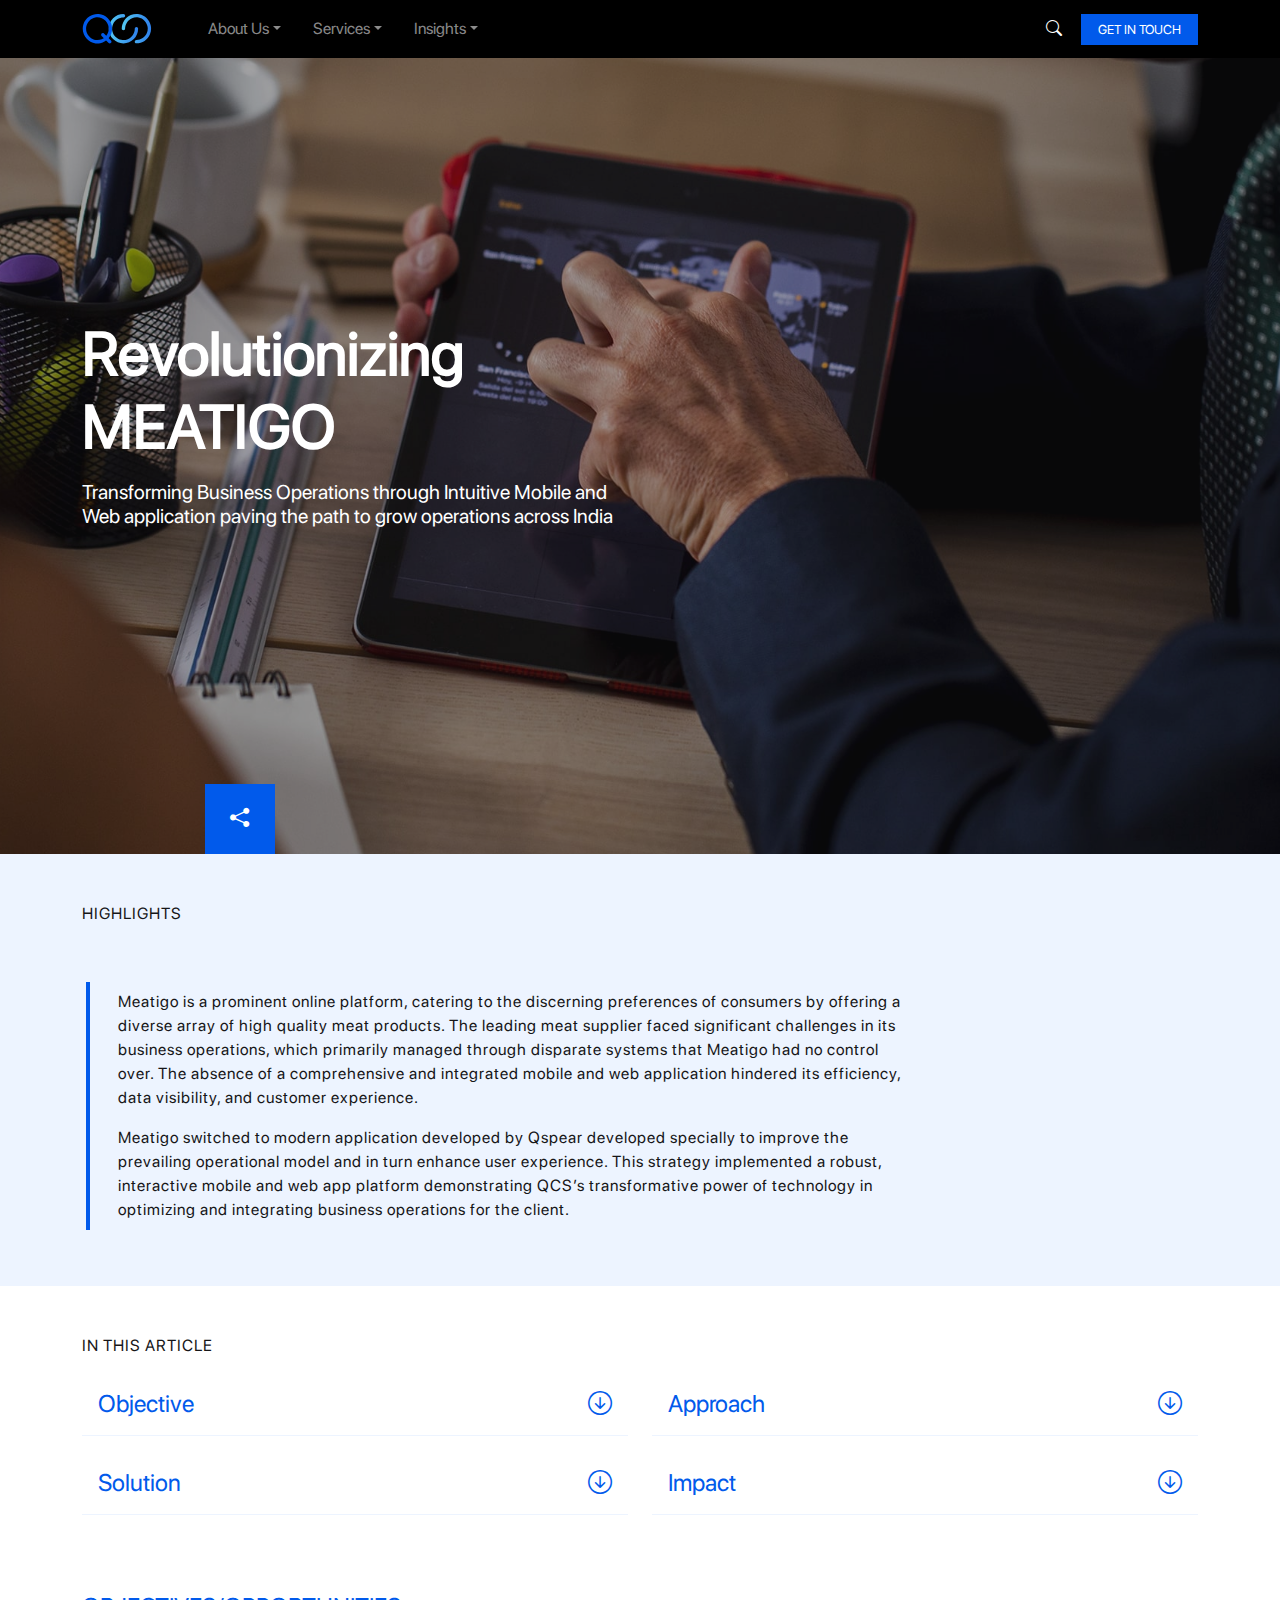
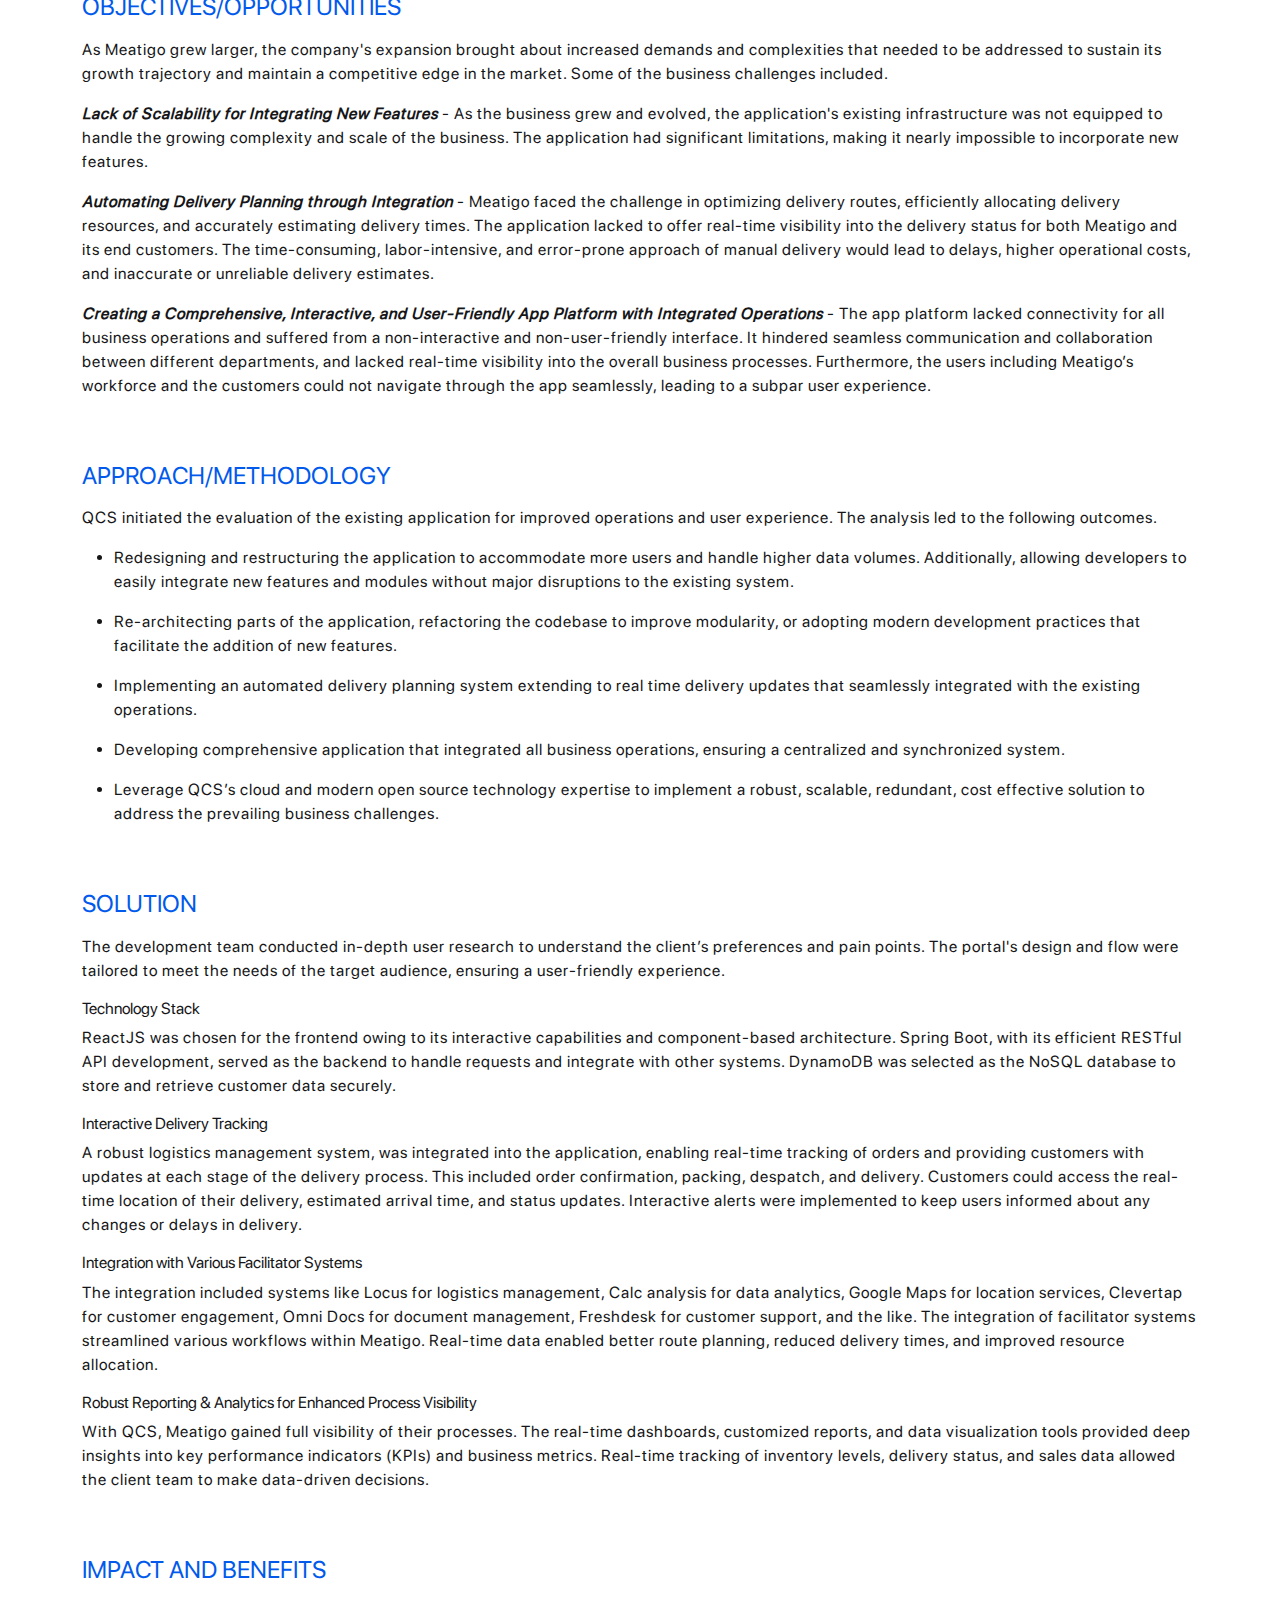
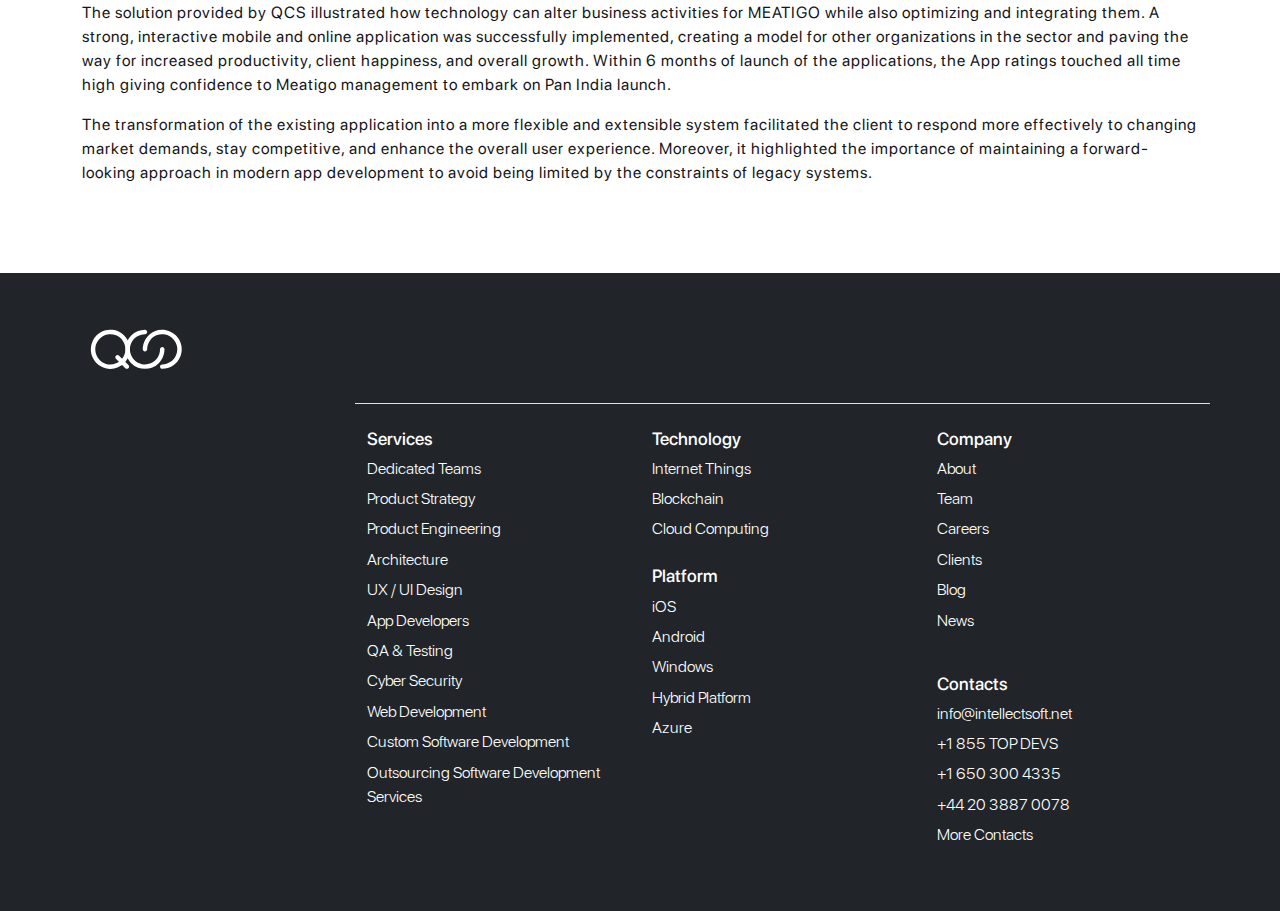
<file: case-study.html>
<!doctype html>
<html lang="en">

<head>
    <meta charset="utf-8">
    <meta name="viewport" content="width=device-width, initial-scale=1">
    <meta name="description" content="">
    <meta name="author" content="Mark Otto, Jacob Thornton, and Bootstrap contributors">
    <meta name="generator" content="Hugo 0.104.2">
    <title>QCS</title>

    <link href="css/bootstrap.min.css" rel="stylesheet">

    <!-- Icons -->
    <link rel="stylesheet" href="https://cdn.jsdelivr.net/npm/bootstrap-icons@1.10.4/font/bootstrap-icons.css">

    <!-- Custom styles -->
    <link href="css/style.css" rel="stylesheet">
    <link href="css/headers.css" rel="stylesheet">
    <link href="css/heroes.css" rel="stylesheet">
</head>

<body>

    <main class="case-study-main">
        <!-- Navbar -->
        <nav class="qcs-navbar navbar navbar-expand-md navbar-dark bg-dark fixed-top" aria-label="QCS Navbar">
            <div class="container">
                <a class="navbar-brand" href="index.html"><img src="assets/logo.svg" class="img-fluid logo" alt="QCS Logo" /></a>

                <div>
                    <div class="search-container d-md-none position-relative">
                        <form action="/search" method="get">
                            <label class="button searchbutton" for="searchrightDesktop"><i class="bi bi-search"></i></label>
                            <input class="search textBox" id="searchrightDesktop" type="search" name="search" placeholder="Search">
                        </form>
                    </div>

                    <button class="navbar-toggler" type="button" data-bs-toggle="collapse" data-bs-target="#mainNavbar" aria-controls="mainNavbar" aria-expanded="false" aria-label="Toggle navigation">
                      <span class="navbar-toggler-icon"></span>
                    </button>
                </div>

                <div class="collapse navbar-collapse" id="mainNavbar">
                    <ul class="navbar-nav me-auto mb-2 mb-lg-0 ms-md-4">
                        <li class="nav-item dropdown">
                            <a class="nav-link dropdown-toggle" href="#" data-bs-toggle="dropdown" aria-expanded="false">About Us</a>
                            <ul class="dropdown-menu">
                                <li><a class="dropdown-item" href="#">Why QCS</a></li>
                                <li><a class="dropdown-item" href="#">Careers</a></li>
                                <li><a class="dropdown-item" href="#">Management Team</a></li>
                                <li><a class="dropdown-item" href="#">Partners</a></li>
                                <li><a class="dropdown-item" href="#">Offices</a></li>
                                <li><a class="dropdown-item" href="#">Contact Us</a></li>
                            </ul>
                        </li>

                        <li class="nav-item dropdown">
                            <a class="nav-link dropdown-toggle" href="#" data-bs-toggle="dropdown" aria-expanded="false">Services</a>
                            <ul class="dropdown-menu">
                                <li><a class="dropdown-item" href="#">Package Application</a></li>
                                <li><a class="dropdown-item" href="#">Integration Solution</a></li>
                                <li><a class="dropdown-item" href="#">Development Solution</a></li>
                                <li><a class="dropdown-item" href="#">AMS Managed Service</a></li>
                            </ul>
                        </li>

                        <li class="nav-item dropdown">
                            <a class="nav-link dropdown-toggle" href="#" data-bs-toggle="dropdown" aria-expanded="false">Insights</a>
                            <ul class="dropdown-menu">
                                <li><a class="dropdown-item" href="#">Case studies</a></li>
                                <li><a class="dropdown-item" href="#">Blogs</a></li>
                                <li><a class="dropdown-item" href="#">Whitepapers/ Ebooks</a></li>
                            </ul>
                        </li>
                    </ul>

                    <div class="search-container d-none d-md-block position-relative">
                        <form action="/search" method="get">
                            <label class="button searchbutton" for="searchrightDesktop"><i class="bi bi-search"></i></label>
                            <input class="search textBox" id="searchrightDesktop" type="search" name="search" placeholder="Search">
                        </form>
                    </div>

                    <div class="ms-md-3 mt-3 mt-md-0">
                        <button type="button" class="btn btn-primary btn-header">Get in Touch</button>
                    </div>
                </div>
            </div>
        </nav>

        <!-- Banner image -->
        <div class="container-fluid">
            <div class="row">
                <div class="col-md-12 px-0">
                    <div class="case-study-banner">
                        <img src="assets/case-study-banner.jpg" alt="Case study banner" class="img-fluid scale-2">

                        <div class="banner-title-content">
                            <div class="container">
                                <div class="row">
                                    <div class="col-md-6">
                                        <h2 class="display-5 text-white fw-bold lh-2 mb-3">
                                            Revolutionizing MEATIGO
                                        </h2>
                                        <h5 class="text-white">
                                            Transforming Business Operations through Intuitive Mobile and Web application paving the path to grow operations across India
                                        </h5>
                                    </div>
                                </div>
                            </div>
                        </div>
                        
                        <button class="share-article-btn">
                            <i class="bi bi-share-fill"></i>
                        </button>
                    

                    </div>
                </div>
            </div>
        </div>

        <div class="container-fluid share-links hidden">
            <div class="container">
                <div class="row">
                    <div class="col-sm-6 col-lg-3 mb-3 mb-lg-0"><a href="#"><i class="bi bi-linkedin"></i> Linkedin</a></div>
                    <div class="col-sm-6 col-lg-3 mb-3 mb-lg-0"><a href="#"><i class="bi bi-twitter"></i> Twitter</a></div>
                    <div class="col-sm-6 col-lg-3 mb-3 mb-sm-0"><a href="#"><i class="bi bi-facebook"></i> Facebook</a></div>
                    <div class="col-sm-6 col-lg-3 "><a href="#"><i class="bi bi-envelope-fill"></i> Email</a></div>
                </div>
            </div>
        </div>

        <!-- Case Study Content -->
        <div class="container-fluid bg-silver py-5">
            <div class="container case-study-highlight">
                <div class="row mb-4 mb-md-5">
                    <div class="col-md-12">
                        <p class="text-uppercase">Highlights</p>
                    </div>
                </div>

                <div class="row">
                    <div class="col-lg-10 col-xl-9 highlight-left-primary ps-4 ps-md-5">
                        <p>Meatigo is a prominent online platform, catering to the discerning preferences of consumers by offering a diverse array of high quality meat products. The leading meat supplier faced significant challenges in its business operations, which primarily managed through disparate systems that Meatigo had no control over. The absence of a comprehensive and integrated mobile and web application hindered its efficiency, data visibility, and customer experience.</p>
                        
                        <p>Meatigo switched to modern application developed by Qspear developed specially to improve the prevailing operational model and in turn enhance user experience. This strategy implemented a robust, interactive mobile and web app platform demonstrating QCS’s transformative power of technology in optimizing and integrating business operations for the client.</p>
                    </div>
                </div>
            </div>
        </div>

        <div class="container py-4 py-lg-5 position-relative">
            <div class="row">
                <div class="col-md-12">
                    <p class="text-uppercase">In this article</p>
                </div>

                <div class="col-md-12 offset-minus d-none d-md-block">
                    <div class="row">
                        <div class="col-md-6">
                            <a href="#objective" class="article-link">Objective <i class="bi bi-arrow-down-circle float-end"></i></a>
                        </div>
        
                        <div class="col-md-6">
                            <a href="#approach" class="article-link">Approach <i class="bi bi-arrow-down-circle float-end"></i></a>
                        </div>
        
                        <div class="col-md-6">
                            <a href="#solution" class="article-link">Solution <i class="bi bi-arrow-down-circle float-end"></i></a>
                        </div>
        
                        <div class="col-md-6">
                            <a href="#impact" class="article-link">Impact <i class="bi bi-arrow-down-circle float-end"></i></a>
                        </div>
                    </div>
                </div>

                <nav id="case-study-topics" class="navbar navbar-light bg-light px-3 case-study-topics">
                    <ul class="nav nav-pills mx-auto">
                        <li class="nav-item">
                            <a class="nav-link" href="#objective">Objective</a>
                        </li>

                        <li class="nav-item">
                            <a class="nav-link" href="#approach">Approach</a>
                        </li>

                        <li class="nav-item">
                            <a class="nav-link" href="#solution">Solution</a>
                        </li>

                        <li class="nav-item">
                            <a class="nav-link" href="#impact">Impact</a>
                        </li>
                    </ul>
                </nav>
                
                <div class="case-study-content">
                    <div class="col-md-12 py-3 py-lg-4" id="objective">
                        <h4 class="text-uppercase">Objectives/Opportunities</h4>
                        <p>As Meatigo grew larger, the company's expansion brought about increased demands and complexities that needed to be addressed to sustain its growth trajectory and maintain a competitive edge in the market. Some of the business challenges included.</p>
                        
                        <p><i>Lack of Scalability for Integrating New Features</i> - As the business grew and evolved, the application's existing infrastructure was not equipped to handle the growing complexity and scale of the business. The application had significant limitations, making it nearly impossible to incorporate new features.</p>
                        
                        <p><i>Automating Delivery Planning through Integration</i> - Meatigo faced the challenge in optimizing delivery routes, efficiently allocating delivery resources, and accurately estimating delivery times. The application lacked to offer real-time visibility into the delivery status for both Meatigo and its end customers. The time-consuming, labor-intensive, and error-prone approach of manual delivery would lead to delays, higher operational costs, and inaccurate or unreliable delivery estimates.</p>

                        <p><i>Creating a Comprehensive, Interactive, and User-Friendly App Platform with Integrated Operations</i> -  The app platform lacked connectivity for all business operations and suffered from a non-interactive and non-user-friendly interface. It hindered seamless communication and collaboration between different departments, and lacked real-time visibility into the overall business processes. Furthermore, the users including Meatigo’s workforce and the customers could not navigate through the app seamlessly, leading to a subpar user experience.</p>
                    </div>

                    <div class="col-md-12 py-3 py-lg-4" id="approach">
                        <h4 class="text-uppercase">Approach/Methodology</h4>
                        <p>QCS initiated the evaluation of the existing application for improved operations and user experience. The analysis led to the following outcomes.</p>

                        <ul>
                            <li><p>Redesigning and restructuring the application to accommodate more users and handle higher data volumes. Additionally, allowing developers to easily integrate new features and modules without major disruptions to the existing system.</p></li>

                            <li><p>Re-architecting parts of the application, refactoring the codebase to improve modularity, or adopting modern development practices that facilitate the addition of new features.</p></li>

                            <li><p>Implementing an automated delivery planning system extending to real time delivery updates that seamlessly integrated with the existing operations.</p></li>

                            <li><p>Developing comprehensive application that integrated all business operations, ensuring a centralized and synchronized system.</p></li>

                            <li><p>Leverage QCS’s cloud and modern open source technology expertise to implement a robust, scalable, redundant, cost effective solution to address the prevailing business challenges.</p></li>
                        </ul>
                    </div>

                    <div class="col-md-12 py-3 py-lg-4" id="solution">
                        <h4 class="text-uppercase">Solution</h4>
                        <p>The development team conducted in-depth user research to understand the client’s preferences and pain points. The portal's design and flow were tailored to meet the needs of the target audience, ensuring a user-friendly experience.</p>

                        <h6>Technology Stack</h6>
                        <p>ReactJS was chosen for the frontend owing to its interactive capabilities and component-based architecture. Spring Boot, with its efficient RESTful API development, served as the backend to handle requests and integrate with other systems. DynamoDB was selected as the NoSQL database to store and retrieve customer data securely.</p>

                        <h6>Interactive Delivery Tracking</h6>
                        <p>A robust logistics management system, was integrated into the application, enabling real-time tracking of orders and providing customers with updates at each stage of the delivery process. This included order confirmation, packing, despatch, and delivery. Customers could access the real-time location of their delivery, estimated arrival time, and status updates. Interactive alerts were implemented to keep users informed about any changes or delays in delivery.</p>

                        <h6>Integration with Various Facilitator Systems</h6>
                        <p>The integration included systems like Locus for logistics management, Calc analysis for data analytics, Google Maps for location services, Clevertap for customer engagement, Omni Docs for document management, Freshdesk for customer support, and the like. The integration of facilitator systems streamlined various workflows within Meatigo. Real-time data enabled better route planning, reduced delivery times, and improved resource allocation.</p>

                        <h6>Robust Reporting & Analytics for Enhanced Process Visibility</h6>
                        <p>With QCS, Meatigo gained full visibility of their processes. The real-time dashboards, customized reports, and data visualization tools provided deep insights into key performance indicators (KPIs) and business metrics. Real-time tracking of inventory levels, delivery status, and sales data allowed the client team to make data-driven decisions.</p>
                    </div>

                    <div class="col-md-12 py-3 py-lg-4" id="impact">
                        <h4 class="text-uppercase">Impact and Benefits</h4>
                        <p>The solution provided by QCS illustrated how technology can alter business activities for MEATIGO while also optimizing and integrating them. A strong, interactive mobile and online application was successfully implemented, creating a model for other organizations in the sector and paving the way for increased productivity, client happiness, and overall growth. Within 6 months of launch of the applications, the App ratings touched all time high giving confidence to Meatigo management to embark on Pan India launch.</p>

                        <p>The transformation of the existing application into a more flexible and extensible system facilitated the client to respond more effectively to changing market demands, stay competitive, and enhance the overall user experience. Moreover, it highlighted the importance of maintaining a forward-looking approach in modern app development to avoid being limited by the constraints of legacy systems.</p>
                    </div>
                </div>
            </div>
        </div>

        <!-- Footer -->
        <footer class="footer py-5 bg-dark">
            <div class="container">
                <div class="row">
                    <div class="col-md-12">
                        <a href="index.html"><img src="assets/logo-white.svg" alt="Footer logo" class="img-fluid" /></a>
                    </div>
                    <div class="col-md-9 align-self-end border-top offset-md-3 mt-4">
                        <div class="row mt-4">
                            <div class="col-sm-6 col-md-4 mb-3 mb-md-0">
                                <h5>Services</h5>
                                <ul class="list-unstyled">
                                    <li><a href="#">Dedicated Teams</a></li>
                                    <li><a href="#">Product Strategy</a></li>
                                    <li><a href="#">Product Engineering</a></li>
                                    <li><a href="#">Architecture</a></li>
                                    <li><a href="#">UX / UI Design</a></li>
                                    <li><a href="#">App Developers</a></li>
                                    <li><a href="#">QA & Testing</a></li>
                                    <li><a href="#">Cyber Security</a></li>
                                    <li><a href="#">Web Development</a></li>
                                    <li><a href="#">Custom Software Development</a></li>
                                    <li><a href="#">Outsourcing Software Development Services</a></li>
                                </ul>
                            </div>

                            <div class="col-sm-6 col-md-4 mb-3 mb-md-0">
                                <h5>Technology</h5>
                                <ul class="list-unstyled">
                                    <li><a href="#">Internet Things</a></li>
                                    <li><a href="#">Blockchain</a></li>
                                    <li><a href="#">Cloud Computing</a></li>
                                </ul>

                                <h5 class="mt-3 mt-md-4">Platform</h5>
                                <ul class="list-unstyled">
                                    <li><a href="#">iOS</a></li>
                                    <li><a href="#">Android</a></li>
                                    <li><a href="#">Windows</a></li>
                                    <li><a href="#">Hybrid Platform</a></li>
                                    <li><a href="#">Azure</a></li>
                                </ul>
                            </div>

                            <div class="col-md-4 mb-3 mb-md-0">
                                <div class="row">
                                    <div class="col-sm-6 col-md-12">
                                        <h5>Company</h5>
                                        <ul class="list-unstyled">
                                            <li><a href="#">About</a></li>
                                            <li><a href="#">Team</a></li>
                                            <li><a href="#">Careers</a></li>
                                            <li><a href="#">Clients</a></li>
                                            <li><a href="#">Blog</a></li>
                                            <li><a href="#">News</a></li>
                                        </ul>
                                    </div>
                                    <div class="col-sm-6 col-md-12">
                                        <h5 class="mt-3 mt-md-4">Contacts</h5>
                                        <ul class="list-unstyled">
                                            <li><a href="mailto:info@intellectsoft.net">info@intellectsoft.net</a></li>
                                            <li><a href="#">+1 855 TOP DEVS</a></li>
                                            <li><a href="tel:+16503004335">+1 650 300 4335</a></li>
                                            <li><a href="tel:+442038870078">+44 20 3887 0078</a></li>
                                            <li><a href="#">More Contacts</a></li>
                                        </ul>
                                    </div>
                                </div>
                            </div>
                        </div>
                    </div>
                </div>
            </div>
        </footer>
    </main>


    <script src="js/bootstrap.bundle.min.js"></script>
    <script src="https://code.jquery.com/jquery-3.6.4.min.js" integrity="sha256-oP6HI9z1XaZNBrJURtCoUT5SUnxFr8s3BzRl+cbzUq8=" crossorigin="anonymous"></script>
    <script src="js/searchbar.js"></script>

    <script>
        $( window ).on( "load", function() {
            setTimeout(function() {
            $(".case-study-banner .img-fluid").removeClass("scale-2");}, 800);
        });
    </script>


    <script>
        jQuery(window).on("scroll", onScroll);

        function onScroll(event) {
        var scrollPos = jQuery(document).scrollTop();
        jQuery("#case-study-topics a").each(function () {
            var currLink = jQuery(this);
            var refElement = jQuery(currLink.attr("href"));
            if (
            refElement.offset().top - 200 <= scrollPos &&
            refElement.offset().top + refElement.height() > scrollPos
            ) {
            jQuery("#case-study-topics ul li a").removeClass("active");
            currLink.addClass("active");
            } else {
            currLink.removeClass("active");
            }
        });
        }

        jQuery(".case-study-topics a").each(function () {
            jQuery(this).on("click", function (event) {
                event.preventDefault();
                var currentId = jQuery(this).attr("href");
                setTimeout(() => {
                jQuery("html, body").animate(
                    {
                    scrollTop: jQuery(currentId).offset().top - 100
                    },
                    0
                );
                }, 0);
            });
        });
    </script>

    <script>
        $('a[href*="#"]')
        // Remove links that don't actually link to anything
        .not('[href="#"]')
        .not('[href="#0"]')
        .on('click', function(event) {   

            // Make sure this.hash has a value before overriding default behavior
            if (this.hash !== "") {

                // Store hash
                var hash = this.hash;

                // Using jQuery's animate() method to add smooth page scroll
                // The optional number (800) specifies the number of milliseconds it takes to scroll to the specified area
                // - 70 is the offset/top margin
                $('html, body').animate({
                    scrollTop: $(hash).offset().top - 100
                }, 300, function() {

                    // Add hash (#) to URL when done scrolling (default click behavior), without jumping to hash
                    if (history.pushState) {
                        history.pushState(null, null, hash); 
                    } else {
                        window.location.hash = hash;
                    } 
                });
                return false;    
            } // End if
        });
    </script>

    <!-- hide show share buttons -->
    <script>
        $(document).ready(function(){
            $(".share-article-btn, .share-article-btn-sm").click(function(){
                $(this).toggleClass("active");
                $(".share-links").toggleClass("hidden");
            });
        });
    </script>

</body>

</html>
</file>
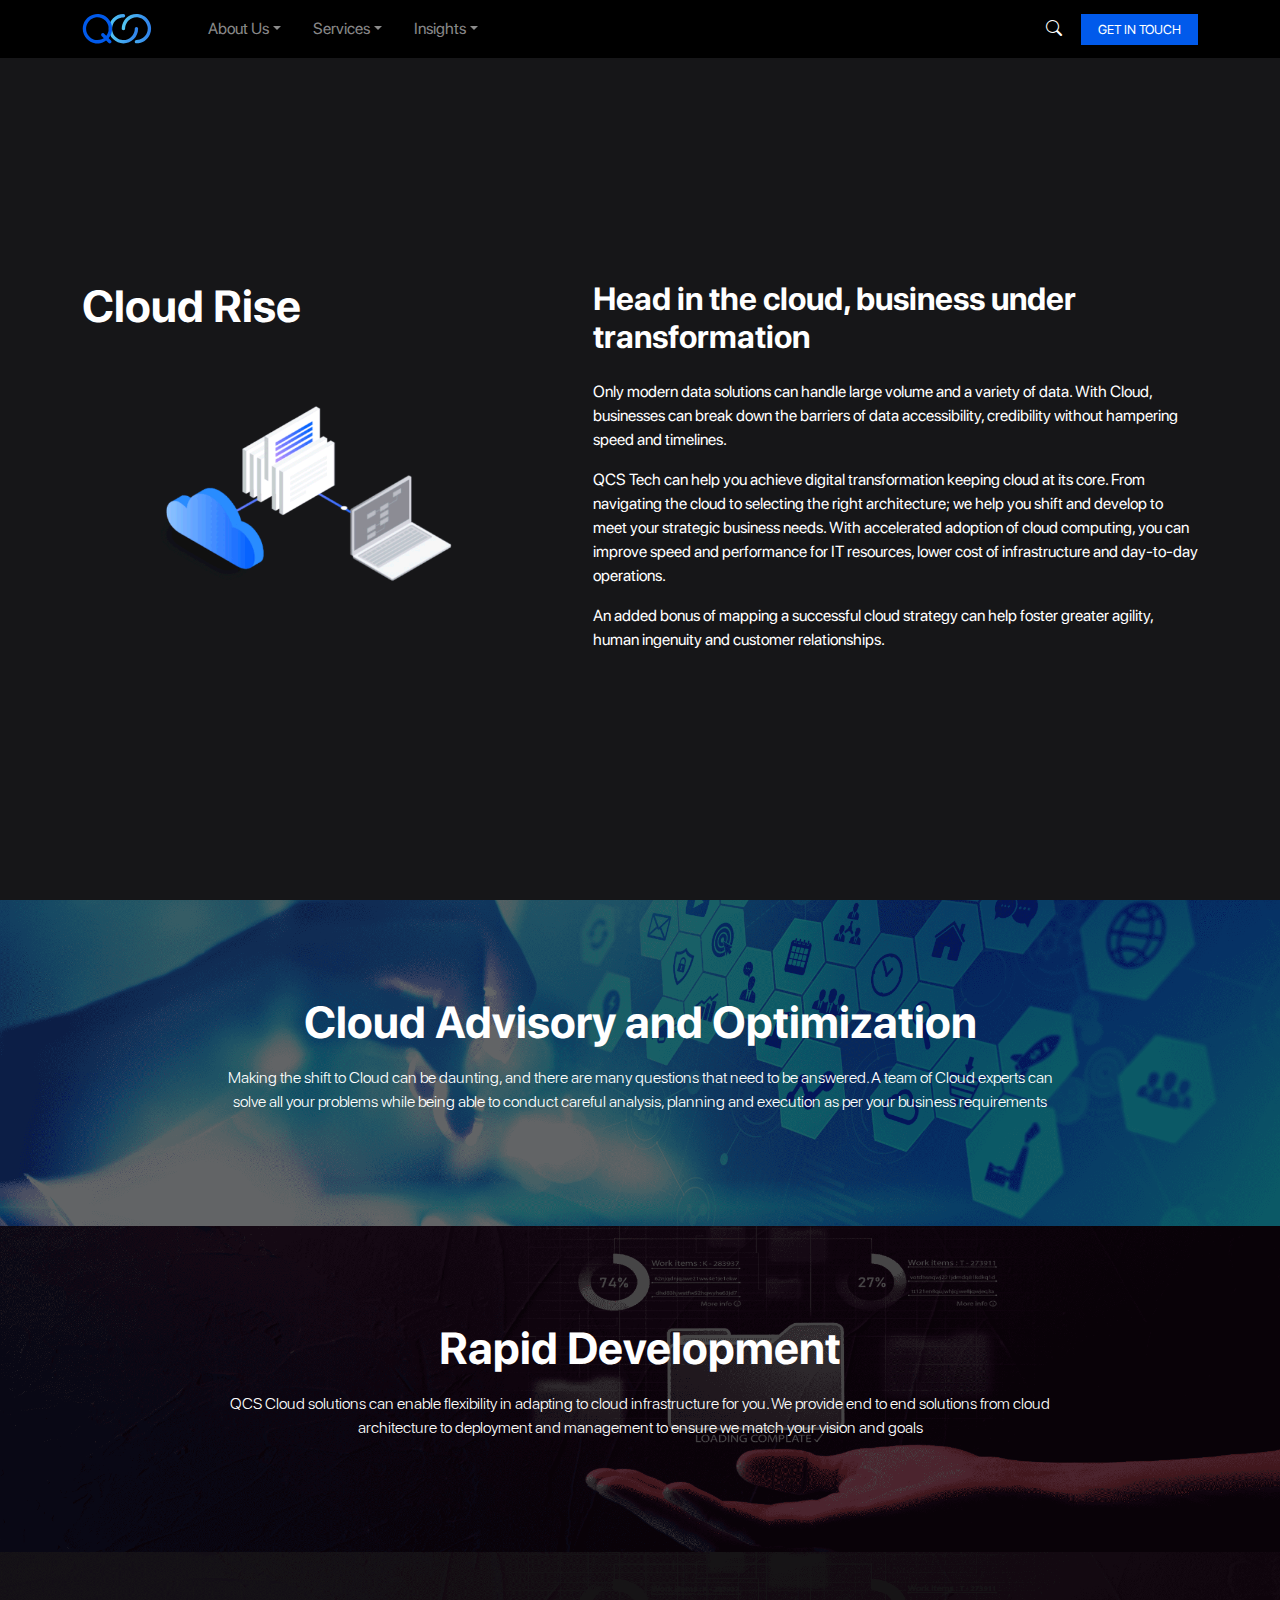
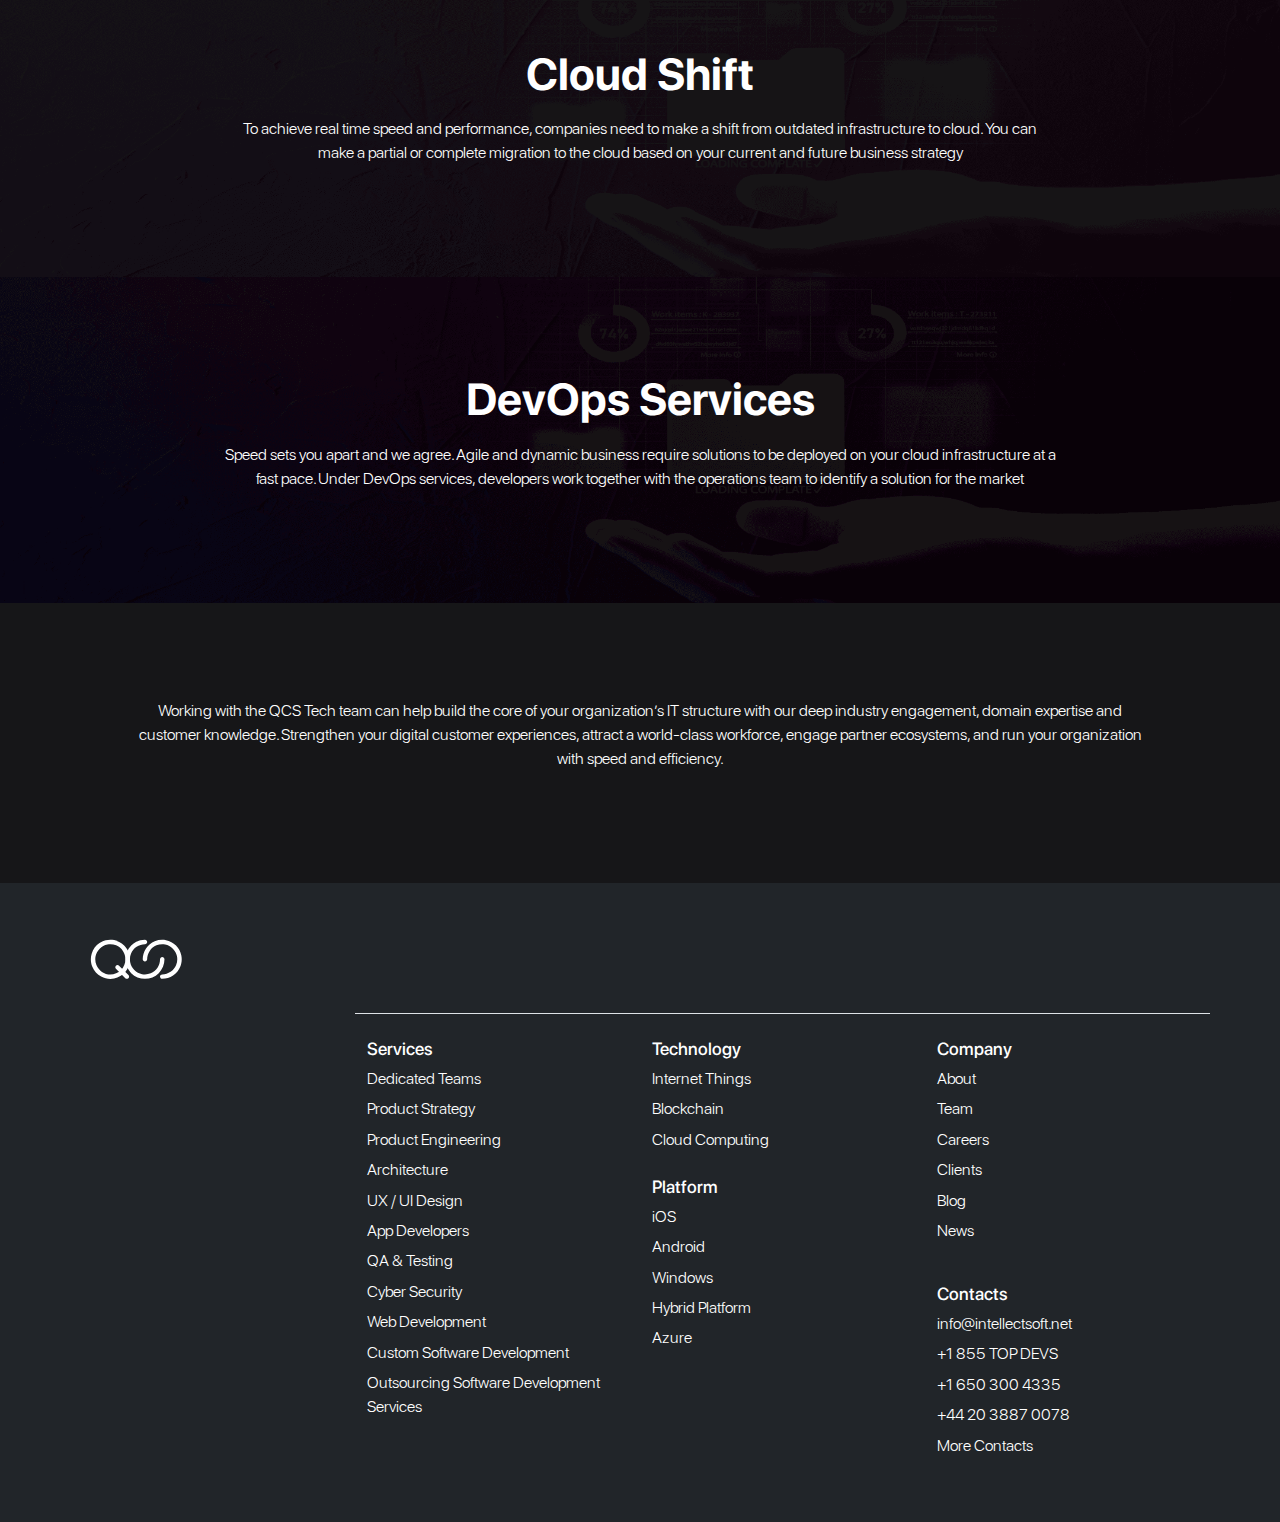
<file: cloud-rise.html>
<!doctype html>
<html lang="en">

<head>
    <meta charset="utf-8">
    <meta name="viewport" content="width=device-width, initial-scale=1">
    <meta name="description" content="">
    <meta name="author" content="Mark Otto, Jacob Thornton, and Bootstrap contributors">
    <meta name="generator" content="Hugo 0.104.2">
    <title>QCS</title>

    <link href="css/bootstrap.min.css" rel="stylesheet">

    <!-- Icons -->
    <link rel="stylesheet" href="https://cdn.jsdelivr.net/npm/bootstrap-icons@1.10.4/font/bootstrap-icons.css">

    <!-- Custom styles -->
    <link href="css/style.css" rel="stylesheet">
    <link href="css/headers.css" rel="stylesheet">
    <link href="css/heroes.css" rel="stylesheet">
</head>

<body>

    <main>
        <!-- Navbar -->
        <nav class="qcs-navbar navbar navbar-expand-md navbar-dark bg-dark fixed-top" aria-label="QCS Navbar">
            <div class="container">
                <a class="navbar-brand" href="index.html"><img src="assets/logo.svg" class="img-fluid logo" alt="QCS Logo" /></a>

                <div>
                    <div class="search-container d-md-none position-relative">
                        <form action="/search" method="get">
                            <label class="button searchbutton" for="searchrightDesktop"><i class="bi bi-search"></i></label>
                            <input class="search textBox" id="searchrightDesktop" type="search" name="search" placeholder="Search">
                        </form>
                    </div>

                    <button class="navbar-toggler" type="button" data-bs-toggle="collapse" data-bs-target="#mainNavbar" aria-controls="mainNavbar" aria-expanded="false" aria-label="Toggle navigation">
                      <span class="navbar-toggler-icon"></span>
                    </button>
                </div>

                <div class="collapse navbar-collapse" id="mainNavbar">
                    <ul class="navbar-nav me-auto mb-2 mb-lg-0 ms-md-4">
                        <li class="nav-item dropdown">
                            <a class="nav-link dropdown-toggle" href="#" data-bs-toggle="dropdown" aria-expanded="false">About Us</a>
                            <ul class="dropdown-menu">
                                <li><a class="dropdown-item" href="#">Why QCS</a></li>
                                <li><a class="dropdown-item" href="#">Careers</a></li>
                                <li><a class="dropdown-item" href="#">Management Team</a></li>
                                <li><a class="dropdown-item" href="#">Partners</a></li>
                                <li><a class="dropdown-item" href="#">Offices</a></li>
                                <li><a class="dropdown-item" href="#">Contact Us</a></li>
                            </ul>
                        </li>

                        <li class="nav-item dropdown">
                            <a class="nav-link dropdown-toggle" href="#" data-bs-toggle="dropdown" aria-expanded="false">Services</a>
                            <ul class="dropdown-menu">
                                <li><a class="dropdown-item" href="#">Package Application</a></li>
                                <li><a class="dropdown-item" href="#">Integration Solution</a></li>
                                <li><a class="dropdown-item" href="#">Development Solution</a></li>
                                <li><a class="dropdown-item" href="#">AMS Managed Service</a></li>
                            </ul>
                        </li>

                        <li class="nav-item dropdown">
                            <a class="nav-link dropdown-toggle" href="#" data-bs-toggle="dropdown" aria-expanded="false">Insights</a>
                            <ul class="dropdown-menu">
                                <li><a class="dropdown-item" href="#">Case studies</a></li>
                                <li><a class="dropdown-item" href="#">Blogs</a></li>
                                <li><a class="dropdown-item" href="#">Whitepapers/ Ebooks</a></li>
                            </ul>
                        </li>
                    </ul>

                    <div class="search-container d-none d-md-block position-relative">
                        <form action="/search" method="get">
                            <label class="button searchbutton" for="searchrightDesktop"><i class="bi bi-search"></i></label>
                            <input class="search textBox" id="searchrightDesktop" type="search" name="search" placeholder="Search">
                        </form>
                    </div>

                    <div class="ms-md-3 mt-3 mt-md-0">
                        <button type="button" class="btn btn-primary btn-header">Get in Touch</button>
                    </div>
                </div>
            </div>
        </nav>

        <!-- Section 1 -->
        <div class="section full-height bg-black py-5 d-flex align-items-center">
            <div class="container mt-4 mt-lg-5 solution">
                <div class="row">
                    <div class="col-lg-5">
                        <h2 class="section-title white mb-4">Cloud Rise</h2>
                        <img src="assets/Solution5.gif" alt="Cloud Rise" class="img-fluid" />
                    </div>
                    <div class="col-lg-7 ps-lg-5">
                        <h3 class="small-title white mb-4">Head in the cloud, business under transformation</h3>
                        <p class="text-white">Only modern data solutions can handle large volume and a variety of data. With Cloud, businesses can break down the barriers of data accessibility, credibility without hampering speed and timelines.</p>
                        <p class="text-white">QCS Tech can help you achieve digital transformation keeping cloud at its core. From navigating the cloud to selecting the right architecture; we help you shift and develop to meet your strategic business needs. With accelerated
                            adoption of cloud computing, you can improve speed and performance for IT resources, lower cost of infrastructure and day-to-day operations.</p>
                        <p class="text-white">An added bonus of mapping a successful cloud strategy can help foster greater agility, human ingenuity and customer relationships.</p>
                    </div>
                </div>
            </div>
        </div>

        <!-- Section 2 -->
        <div class="section sub-bg bg-1 py-5">
            <div class="container my-md-5">
                <div class="row justify-content-center">
                    <div class="col-md-9 text-center">
                        <h2 class="section-title white mb-3">Cloud Advisory and Optimization</h2>
                        <p class="text-white text-light">Making the shift to Cloud can be daunting, and there are many questions that need to be answered. A team of Cloud experts can solve all your problems while being able to conduct careful analysis, planning and execution as per your
                            business requirements</p>
                    </div>
                </div>
            </div>
        </div>

        <!-- Section 3 -->
        <div class="section sub-bg bg-2 py-5">
            <div class="container my-md-5">
                <div class="row justify-content-center">
                    <div class="col-md-9 text-center">
                        <h2 class="section-title white mb-3">Rapid Development</h2>
                        <p class="text-white text-light">QCS Cloud solutions can enable flexibility in adapting to cloud infrastructure for you. We provide end to end solutions from cloud architecture to deployment and management to ensure we match your vision and goals</p>
                    </div>
                </div>
            </div>
        </div>

        <!-- Section 4 -->
        <div class="section sub-bg bg-3 py-5">
            <div class="container my-md-5">
                <div class="row justify-content-center">
                    <div class="col-md-9 text-center">
                        <h2 class="section-title white mb-3">Cloud Shift</h2>
                        <p class="text-white text-light">To achieve real time speed and performance, companies need to make a shift from outdated infrastructure to cloud. You can make a partial or complete migration to the cloud based on your current and future business strategy</p>
                    </div>
                </div>
            </div>
        </div>

        <!-- Section 5 -->
        <div class="section sub-bg bg-4 py-5">
            <div class="container my-md-5">
                <div class="row justify-content-center">
                    <div class="col-md-9 text-center">
                        <h2 class="section-title white mb-3">DevOps Services</h2>
                        <p class="text-white text-light">Speed sets you apart and we agree. Agile and dynamic business require solutions to be deployed on your cloud infrastructure at a fast pace. Under DevOps services, developers work together with the operations team to identify a
                            solution for the market</p>
                    </div>
                </div>
            </div>
        </div>

        <!-- Section 6 -->
        <div class="section bg-black py-5">
            <div class="container my-md-5">
                <div class="row justify-content-center">
                    <div class="col-md-11 text-center">
                        <p class="text-white text-light">Working with the QCS Tech team can help build the core of your organization’s IT structure with our deep industry engagement, domain expertise and customer knowledge. Strengthen your digital customer experiences, attract a world-class
                            workforce, engage partner ecosystems, and run your organization with speed and efficiency.</p>
                    </div>
                </div>
            </div>
        </div>

        <!-- Footer -->
        <footer class="footer py-5 bg-dark">
            <div class="container">
                <div class="row">
                    <div class="col-md-12">
                        <a href="index.html"><img src="assets/logo-white.svg" alt="Footer logo" class="img-fluid" /></a>
                    </div>
                    <div class="col-md-9 align-self-end border-top offset-md-3 mt-4">
                        <div class="row mt-4">
                            <div class="col-sm-6 col-md-4 mb-3 mb-md-0">
                                <h5>Services</h5>
                                <ul class="list-unstyled">
                                    <li><a href="#">Dedicated Teams</a></li>
                                    <li><a href="#">Product Strategy</a></li>
                                    <li><a href="#">Product Engineering</a></li>
                                    <li><a href="#">Architecture</a></li>
                                    <li><a href="#">UX / UI Design</a></li>
                                    <li><a href="#">App Developers</a></li>
                                    <li><a href="#">QA & Testing</a></li>
                                    <li><a href="#">Cyber Security</a></li>
                                    <li><a href="#">Web Development</a></li>
                                    <li><a href="#">Custom Software Development</a></li>
                                    <li><a href="#">Outsourcing Software Development Services</a></li>
                                </ul>
                            </div>

                            <div class="col-sm-6 col-md-4 mb-3 mb-md-0">
                                <h5>Technology</h5>
                                <ul class="list-unstyled">
                                    <li><a href="#">Internet Things</a></li>
                                    <li><a href="#">Blockchain</a></li>
                                    <li><a href="#">Cloud Computing</a></li>
                                </ul>

                                <h5 class="mt-3 mt-md-4">Platform</h5>
                                <ul class="list-unstyled">
                                    <li><a href="#">iOS</a></li>
                                    <li><a href="#">Android</a></li>
                                    <li><a href="#">Windows</a></li>
                                    <li><a href="#">Hybrid Platform</a></li>
                                    <li><a href="#">Azure</a></li>
                                </ul>
                            </div>

                            <div class="col-md-4 mb-3 mb-md-0">
                                <div class="row">
                                    <div class="col-sm-6 col-md-12">
                                        <h5>Company</h5>
                                        <ul class="list-unstyled">
                                            <li><a href="#">About</a></li>
                                            <li><a href="#">Team</a></li>
                                            <li><a href="#">Careers</a></li>
                                            <li><a href="#">Clients</a></li>
                                            <li><a href="#">Blog</a></li>
                                            <li><a href="#">News</a></li>
                                        </ul>
                                    </div>
                                    <div class="col-sm-6 col-md-12">
                                        <h5 class="mt-3 mt-md-4">Contacts</h5>
                                        <ul class="list-unstyled">
                                            <li><a href="mailto:info@intellectsoft.net">info@intellectsoft.net</a></li>
                                            <li><a href="#">+1 855 TOP DEVS</a></li>
                                            <li><a href="tel:+16503004335">+1 650 300 4335</a></li>
                                            <li><a href="tel:+442038870078">+44 20 3887 0078</a></li>
                                            <li><a href="#">More Contacts</a></li>
                                        </ul>
                                    </div>
                                </div>
                            </div>
                        </div>
                    </div>
                </div>
            </div>
        </footer>
    </main>


    <script src="js/bootstrap.bundle.min.js"></script>
    <script src="https://code.jquery.com/jquery-3.6.4.min.js" integrity="sha256-oP6HI9z1XaZNBrJURtCoUT5SUnxFr8s3BzRl+cbzUq8=" crossorigin="anonymous"></script>
    <script src="js/searchbar.js"></script>


</body>

</html>
</file>
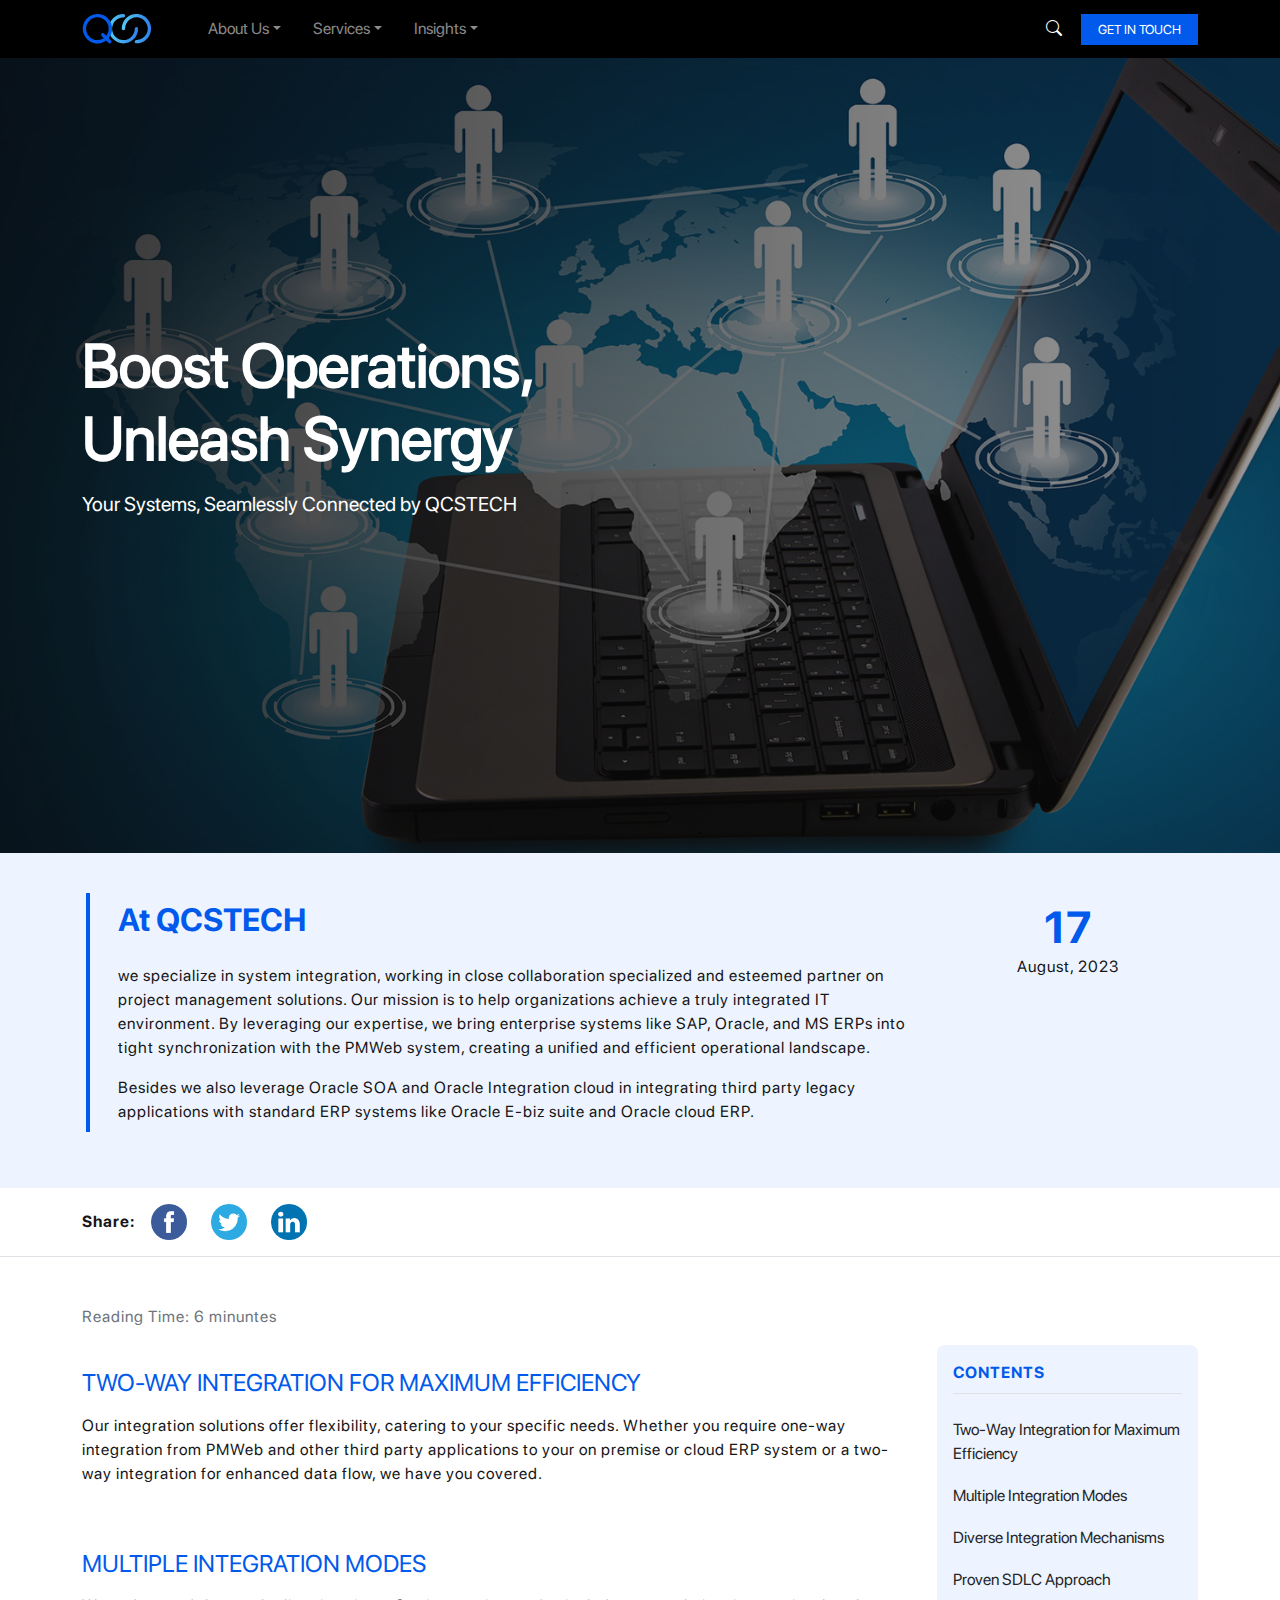
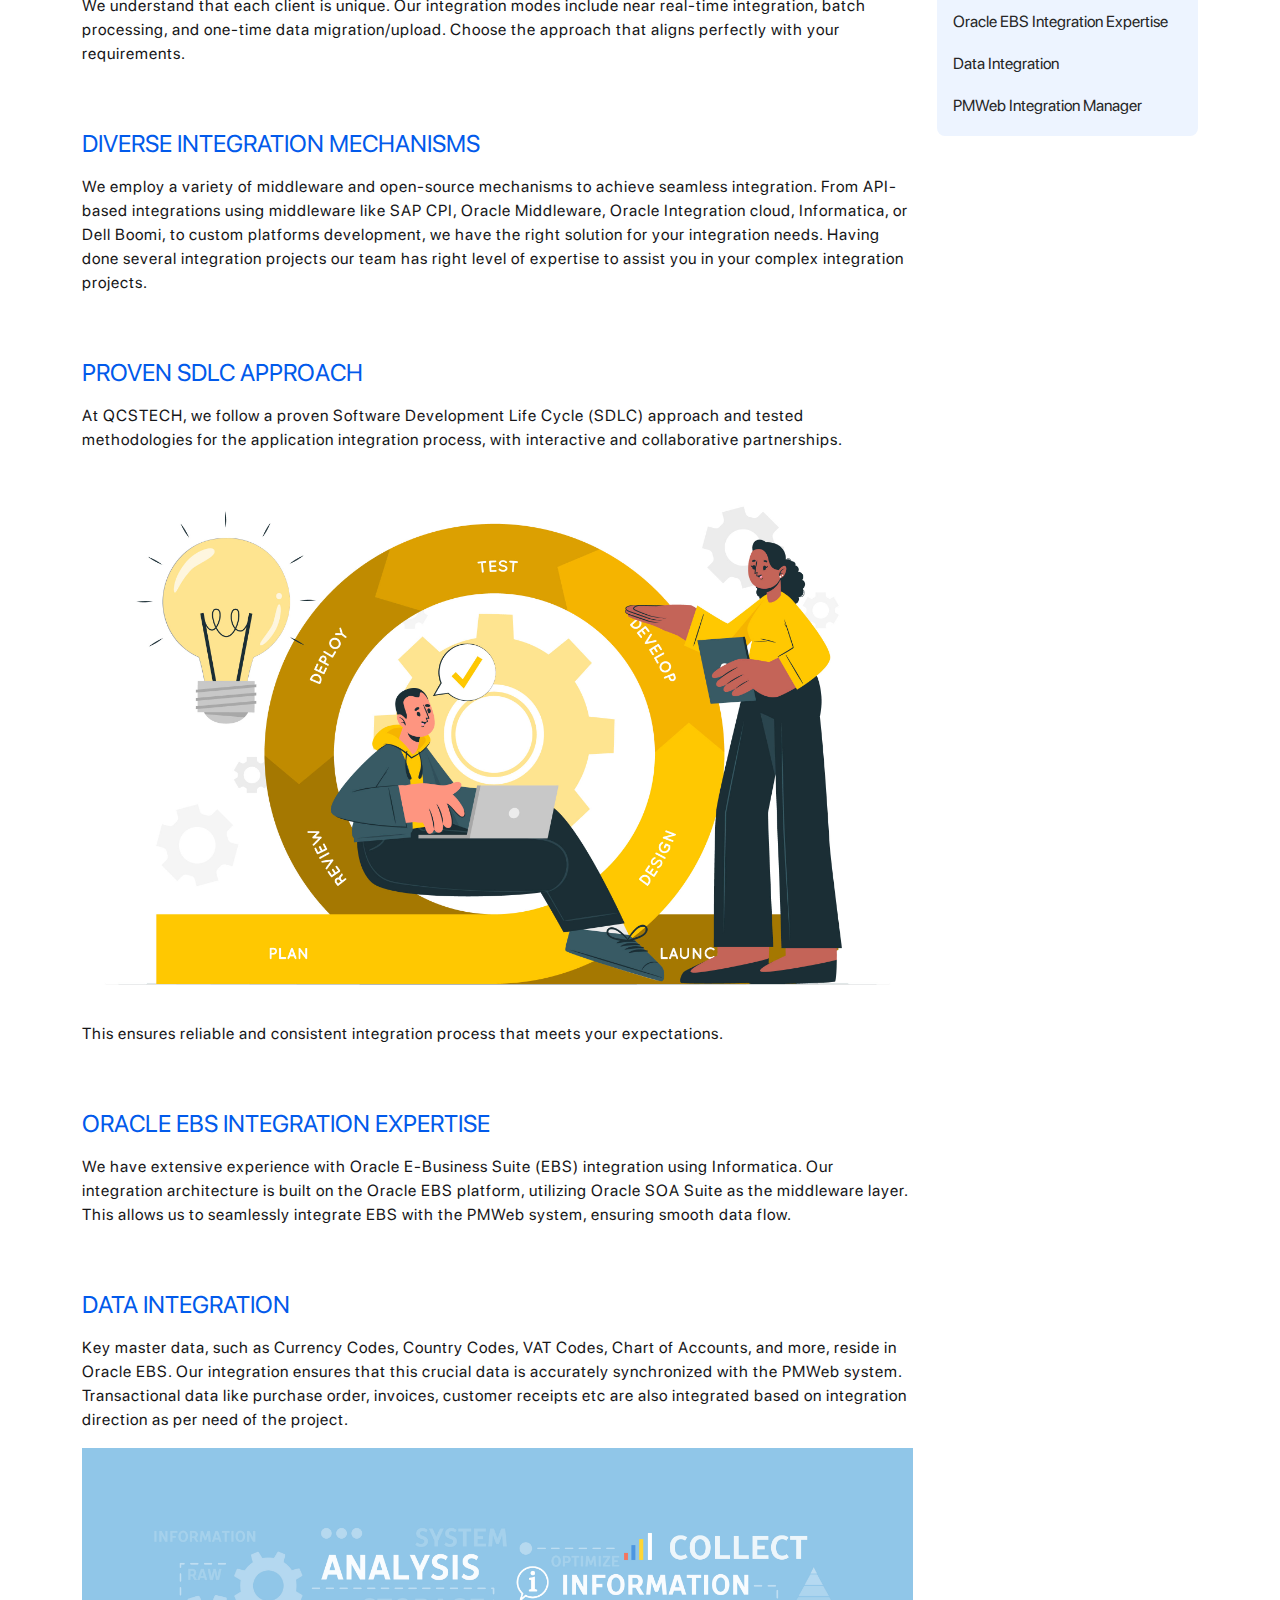
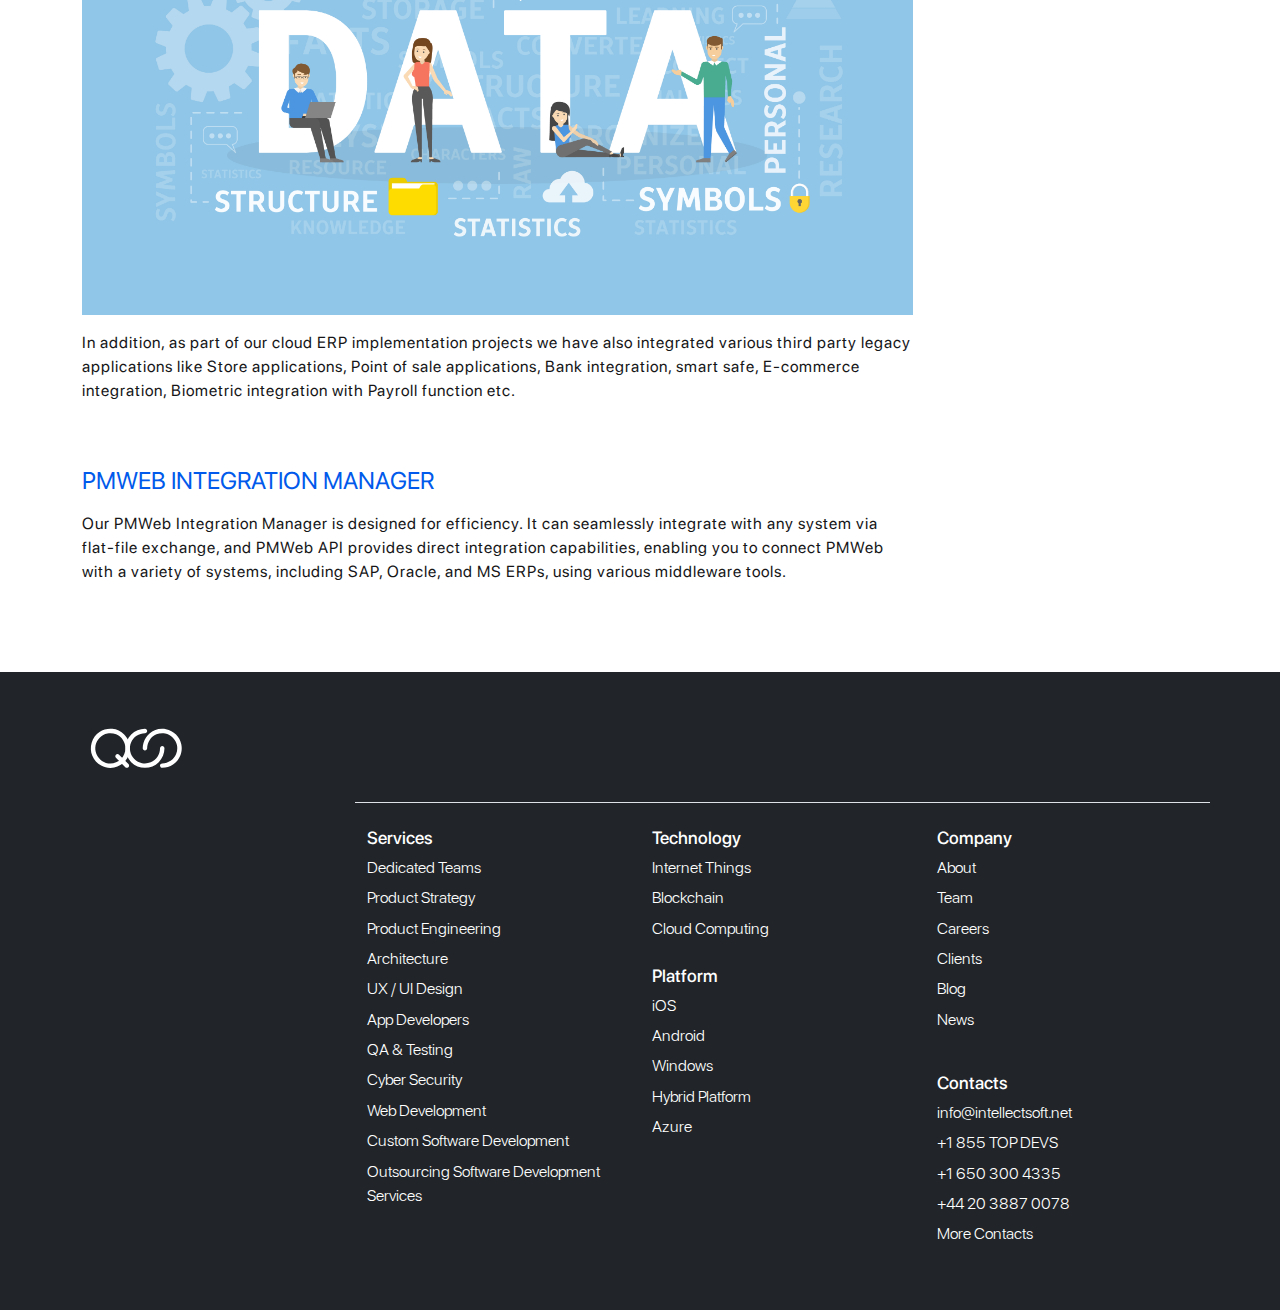
<file: connected-systems-new.html>
<!doctype html>
<html lang="en">

<head>
    <meta charset="utf-8">
    <meta name="viewport" content="width=device-width, initial-scale=1">
    <meta name="description" content="">
    <meta name="author" content="Mark Otto, Jacob Thornton, and Bootstrap contributors">
    <meta name="generator" content="Hugo 0.104.2">
    <title>QCS</title>

    <link href="css/bootstrap.min.css" rel="stylesheet">

    <!-- Icons -->
    <link rel="stylesheet" href="https://cdn.jsdelivr.net/npm/bootstrap-icons@1.10.4/font/bootstrap-icons.css">

    <!-- Custom styles -->
    <link href="css/style.css" rel="stylesheet">
    <link href="css/headers.css" rel="stylesheet">
    <link href="css/heroes.css" rel="stylesheet">
</head>

<body>

    <main class="case-study-main">
        <!-- Navbar -->
        <nav class="qcs-navbar navbar navbar-expand-md navbar-dark bg-dark fixed-top" aria-label="QCS Navbar">
            <div class="container">
                <a class="navbar-brand" href="index.html"><img src="assets/logo.svg" class="img-fluid logo" alt="QCS Logo" /></a>

                <div>
                    <div class="search-container d-md-none position-relative">
                        <form action="/search" method="get">
                            <label class="button searchbutton" for="searchrightDesktop"><i class="bi bi-search"></i></label>
                            <input class="search textBox" id="searchrightDesktop" type="search" name="search" placeholder="Search">
                        </form>
                    </div>

                    <button class="navbar-toggler" type="button" data-bs-toggle="collapse" data-bs-target="#mainNavbar" aria-controls="mainNavbar" aria-expanded="false" aria-label="Toggle navigation">
                      <span class="navbar-toggler-icon"></span>
                    </button>
                </div>

                <div class="collapse navbar-collapse" id="mainNavbar">
                    <ul class="navbar-nav me-auto mb-2 mb-lg-0 ms-md-4">
                        <li class="nav-item dropdown">
                            <a class="nav-link dropdown-toggle" href="#" data-bs-toggle="dropdown" aria-expanded="false">About Us</a>
                            <ul class="dropdown-menu">
                                <li><a class="dropdown-item" href="#">Why QCS</a></li>
                                <li><a class="dropdown-item" href="#">Careers</a></li>
                                <li><a class="dropdown-item" href="#">Management Team</a></li>
                                <li><a class="dropdown-item" href="#">Partners</a></li>
                                <li><a class="dropdown-item" href="#">Offices</a></li>
                                <li><a class="dropdown-item" href="#">Contact Us</a></li>
                            </ul>
                        </li>

                        <li class="nav-item dropdown">
                            <a class="nav-link dropdown-toggle" href="#" data-bs-toggle="dropdown" aria-expanded="false">Services</a>
                            <ul class="dropdown-menu">
                                <li><a class="dropdown-item" href="#">Package Application</a></li>
                                <li><a class="dropdown-item" href="#">Integration Solution</a></li>
                                <li><a class="dropdown-item" href="#">Development Solution</a></li>
                                <li><a class="dropdown-item" href="#">AMS Managed Service</a></li>
                            </ul>
                        </li>

                        <li class="nav-item dropdown">
                            <a class="nav-link dropdown-toggle" href="#" data-bs-toggle="dropdown" aria-expanded="false">Insights</a>
                            <ul class="dropdown-menu">
                                <li><a class="dropdown-item" href="#">Case studies</a></li>
                                <li><a class="dropdown-item" href="#">Blogs</a></li>
                                <li><a class="dropdown-item" href="#">Whitepapers/ Ebooks</a></li>
                            </ul>
                        </li>
                    </ul>

                    <div class="search-container d-none d-md-block position-relative">
                        <form action="/search" method="get">
                            <label class="button searchbutton" for="searchrightDesktop"><i class="bi bi-search"></i></label>
                            <input class="search textBox" id="searchrightDesktop" type="search" name="search" placeholder="Search">
                        </form>
                    </div>

                    <div class="ms-md-3 mt-3 mt-md-0">
                        <button type="button" class="btn btn-primary btn-header">Get in Touch</button>
                    </div>
                </div>
            </div>
        </nav>

        <!-- Banner image -->
        <div class="container-fluid">
            <div class="row">
                <div class="col-md-12 px-0">
                    <div class="case-study-banner">
                        <img src="assets/connected-systems.jpg" alt="Connected Systems banner" class="img-fluid scale-2">

                        <div class="banner-title-content">
                            <div class="container">
                                <div class="row">
                                    <div class="col-md-6">
                                        <h2 class="display-5 text-white fw-bold lh-2 mb-3">
                                            Boost Operations, Unleash Synergy
                                        </h2>
                                        <h5 class="text-white">
                                            Your Systems, Seamlessly Connected by QCSTECH
                                        </h5>
                                    </div>
                                </div>
                            </div>
                        </div>

                    </div>
                </div>
            </div>
        </div>

        <!-- Connected Systems Content -->
        <div class="container-fluid bg-silver py-5">
            <div class="container case-study-highlight">
                <div class="row flex-md-row-reverse">
                    <div class="col-lg-2 col-xl-3 text-lg-center mb-4 mb-lg-0">
                        <h2 class="section-title primary mb-0">17</h2>
                        <p>August, 2023</p>
                    </div>

                    <div class="col-lg-10 col-xl-9 highlight-left-primary ps-4 ps-md-5">
                        <h3 class="small-title primary mb-4">At QCSTECH</h3>

                        <p>we specialize in system integration, working in close collaboration specialized and esteemed partner on project management solutions. Our mission is to help organizations achieve a truly integrated IT environment. By leveraging our expertise, we bring enterprise systems like SAP, Oracle, and MS ERPs into tight synchronization with the PMWeb system, creating a unified and efficient operational landscape.</p>
                        
                        <p>Besides we also leverage Oracle SOA and Oracle Integration cloud in integrating third party legacy applications with standard ERP systems like Oracle E-biz suite and Oracle cloud ERP.</p>
                    </div>
                </div>
            </div>
        </div>

        <div class="container-fluid py-3 border-bottom">
            <div class="container">
                <div class="d-flex align-items-center">
                    <p class="text-bold d-inline-block mb-0 me-3">Share: </p>
                    <div class="social-share-icon facebook">
                        <a href="#">
                            <!-- <i class="bi bi-facebook"></i> -->
                            <img src="assets/facebook.png" alt="facebook icon">
                        </a>
                    </div>

                    <div class="social-share-icon twitter">
                        <a href="#">
                            <!-- <i class="bi bi-twitter"></i> -->
                            <img src="assets/twitter.png" alt="twitter icon">
                        </a>
                    </div>

                    <div class="social-share-icon linkedin">
                        <a href="#">
                            <!-- <i class="bi bi-linkedin"></i> -->
                            <img src="assets/linkedin.png" alt="Linkedin icon">
                        </a>
                    </div>

                </div>
            </div>
        </div>

        <div class="container py-4 py-lg-5 position-relative">
            
            <div class="px-3 py-2 social-share-icon-top">
                <p class="mb-2 small">Share: </p>
                <div class="d-flex">
                    <div class="social-share-icon facebook">
                        <a href="#">
                            <img src="assets/facebook.png" alt="facebook icon">
                        </a>
                    </div>
    
                    <div class="social-share-icon twitter">
                        <a href="#">
                            <img src="assets/twitter.png" alt="twitter icon">
                        </a>
                    </div>
    
                    <div class="social-share-icon linkedin">
                        <a href="#">
                            <img src="assets/linkedin.png" alt="Linkedin icon">
                        </a>
                    </div>
                </div>
            </div>

            <p class="text-muted">Reading Time: 6 minuntes</p>
            <div class="row">
                <div class="col-lg-9">
                    <div class="case-study-content">
                        <div class="row">
                            <div class="col-md-12 py-3 py-lg-4" id="two-way-integration">
                                <h4 class="text-uppercase">Two-Way Integration for Maximum Efficiency</h4>
                                <p>Our integration solutions offer flexibility, catering to your specific needs. Whether you require one-way integration from PMWeb and other third party applications to your on premise or cloud ERP system or a two-way integration for enhanced data flow, we have you covered.</p>
                            </div>
        
                            <div class="col-md-12 py-3 py-lg-4" id="multiple-integration">
                                <h4 class="text-uppercase">Multiple Integration Modes</h4>
                                <p>We understand that each client is unique. Our integration modes include near real-time integration, batch processing, and one-time data migration/upload. Choose the approach that aligns perfectly with your requirements.</p>
                            </div>
        
                            <div class="col-md-12 py-3 py-lg-4" id="diverse-integration">
                                <h4 class="text-uppercase">Diverse Integration Mechanisms</h4>
                                <p>We employ a variety of middleware and open-source mechanisms to achieve seamless integration. From API-based integrations using middleware like SAP CPI, Oracle Middleware, Oracle Integration cloud, Informatica, or Dell Boomi, to custom platforms development, we have the right solution for your integration needs. Having done several integration projects our team has right level of expertise to assist you in your complex integration projects.</p>
                            </div>
        
                            <div class="col-md-12 py-3 py-lg-4" id="proven-sdlc">
                                <h4 class="text-uppercase">Proven SDLC Approach</h4>
                                <p>At QCSTECH, we follow a proven Software Development Life Cycle (SDLC) approach and tested methodologies for the application integration process, with interactive and collaborative partnerships.</p>

                                <img src="assets/sdlc.jpg" alt="SDLC Approach Image" class="img-fluid">

                                <p>This ensures reliable and consistent integration process that meets your expectations.</p>
                            </div>

                            <div class="col-md-12 py-3 py-lg-4" id="oracle-ebs-integraation">
                                <h4 class="text-uppercase">Oracle EBS Integration Expertise</h4>
                                <p>We have extensive experience with Oracle E-Business Suite (EBS) integration using Informatica. Our integration architecture is built on the Oracle EBS platform, utilizing Oracle SOA Suite as the middleware layer. This allows us to seamlessly integrate EBS with the PMWeb system, ensuring smooth data flow.</p>
                            </div>

                            <div class="col-md-12 py-3 py-lg-4" id="data-integration">
                                <h4 class="text-uppercase">Data Integration</h4>
                                <p>Key master data, such as Currency Codes, Country Codes, VAT Codes, Chart of Accounts, and more, reside in Oracle EBS. Our integration ensures that this crucial data is accurately synchronized with the PMWeb system. Transactional data like purchase order, invoices, customer receipts etc are also integrated based on integration direction as per need of the project.</p>
                                
                                <img src="assets/data-integration.jpg" alt="Data Integration Image" class="img-fluid">

                                <p class="mt-3"> In addition, as part of our cloud ERP implementation projects we have also integrated various third party legacy applications like Store applications, Point of sale applications, Bank integration, smart safe, E-commerce integration, Biometric integration with Payroll function etc.</p>
                            </div>

                            <div class="col-md-12 py-3 py-lg-4" id="pmweb-integration">
                                <h4 class="text-uppercase">PMWeb Integration Manager</h4>
                                <p>Our PMWeb Integration Manager is designed for efficiency. It can seamlessly integrate with any system via flat-file exchange, and PMWeb API provides direct integration capabilities, enabling you to connect PMWeb with a variety of systems, including SAP, Oracle, and MS ERPs, using various middleware tools.</p>
                            </div>

                        </div>
                    </div>
                </div>

                <div class="col-lg-3 d-none d-lg-block">
                    <nav id="connected-systems-topics" class="navbar navbar-light bg-light px-3 connected-systems-topics">
                        <p class="text-primary border-bottom py-2 w-100 text-bold text-uppercase">Contents</p>
                        <ul class="nav nav-pills text-start">
                            <li class="nav-item">
                                <a class="nav-link px-0" href="#two-way-integration">Two-Way Integration for Maximum Efficiency</a>
                            </li>
    
                            <li class="nav-item">
                                <a class="nav-link px-0" href="#multiple-integration">Multiple Integration Modes</a>
                            </li>
    
                            <li class="nav-item">
                                <a class="nav-link px-0" href="#diverse-integration">Diverse Integration Mechanisms</a>
                            </li>
    
                            <li class="nav-item">
                                <a class="nav-link px-0" href="#proven-sdlc">Proven SDLC Approach</a>
                            </li>

                            <li class="nav-item">
                                <a class="nav-link px-0" href="#oracle-ebs-integraation">Oracle EBS Integration Expertise</a>
                            </li>

                            <li class="nav-item">
                                <a class="nav-link px-0" href="#data-integration">Data Integration</a>
                            </li>

                            <li class="nav-item">
                                <a class="nav-link px-0" href="#pmweb-integration">PMWeb Integration Manager</a>
                            </li>
                        </ul>
                    </nav>

                </div>

            </div>
        </div>

        <!-- Footer -->
        <footer class="footer py-5 bg-dark">
            <div class="container">
                <div class="row">
                    <div class="col-md-12">
                        <a href="index.html"><img src="assets/logo-white.svg" alt="Footer logo" class="img-fluid" /></a>
                    </div>
                    <div class="col-md-9 align-self-end border-top offset-md-3 mt-4">
                        <div class="row mt-4">
                            <div class="col-sm-6 col-md-4 mb-3 mb-md-0">
                                <h5>Services</h5>
                                <ul class="list-unstyled">
                                    <li><a href="#">Dedicated Teams</a></li>
                                    <li><a href="#">Product Strategy</a></li>
                                    <li><a href="#">Product Engineering</a></li>
                                    <li><a href="#">Architecture</a></li>
                                    <li><a href="#">UX / UI Design</a></li>
                                    <li><a href="#">App Developers</a></li>
                                    <li><a href="#">QA & Testing</a></li>
                                    <li><a href="#">Cyber Security</a></li>
                                    <li><a href="#">Web Development</a></li>
                                    <li><a href="#">Custom Software Development</a></li>
                                    <li><a href="#">Outsourcing Software Development Services</a></li>
                                </ul>
                            </div>

                            <div class="col-sm-6 col-md-4 mb-3 mb-md-0">
                                <h5>Technology</h5>
                                <ul class="list-unstyled">
                                    <li><a href="#">Internet Things</a></li>
                                    <li><a href="#">Blockchain</a></li>
                                    <li><a href="#">Cloud Computing</a></li>
                                </ul>

                                <h5 class="mt-3 mt-md-4">Platform</h5>
                                <ul class="list-unstyled">
                                    <li><a href="#">iOS</a></li>
                                    <li><a href="#">Android</a></li>
                                    <li><a href="#">Windows</a></li>
                                    <li><a href="#">Hybrid Platform</a></li>
                                    <li><a href="#">Azure</a></li>
                                </ul>
                            </div>

                            <div class="col-md-4 mb-3 mb-md-0">
                                <div class="row">
                                    <div class="col-sm-6 col-md-12">
                                        <h5>Company</h5>
                                        <ul class="list-unstyled">
                                            <li><a href="#">About</a></li>
                                            <li><a href="#">Team</a></li>
                                            <li><a href="#">Careers</a></li>
                                            <li><a href="#">Clients</a></li>
                                            <li><a href="#">Blog</a></li>
                                            <li><a href="#">News</a></li>
                                        </ul>
                                    </div>
                                    <div class="col-sm-6 col-md-12">
                                        <h5 class="mt-3 mt-md-4">Contacts</h5>
                                        <ul class="list-unstyled">
                                            <li><a href="mailto:info@intellectsoft.net">info@intellectsoft.net</a></li>
                                            <li><a href="#">+1 855 TOP DEVS</a></li>
                                            <li><a href="tel:+16503004335">+1 650 300 4335</a></li>
                                            <li><a href="tel:+442038870078">+44 20 3887 0078</a></li>
                                            <li><a href="#">More Contacts</a></li>
                                        </ul>
                                    </div>
                                </div>
                            </div>
                        </div>
                    </div>
                </div>
            </div>
        </footer>
    </main>


    <script src="js/bootstrap.bundle.min.js"></script>
    <script src="https://code.jquery.com/jquery-3.6.4.min.js" integrity="sha256-oP6HI9z1XaZNBrJURtCoUT5SUnxFr8s3BzRl+cbzUq8=" crossorigin="anonymous"></script>
    <script src="js/searchbar.js"></script>

    <script>
        $( window ).on( "load", function() {
            setTimeout(function() {
            $(".case-study-banner .img-fluid").removeClass("scale-2");}, 800);
        });
    </script>


    <script>
        jQuery(window).on("scroll", onScroll);

        function onScroll(event) {
        var scrollPos = jQuery(document).scrollTop();
        jQuery("#connected-systems-topics a").each(function () {
            var currLink = jQuery(this);
            var refElement = jQuery(currLink.attr("href"));
            if (
            refElement.offset().top - 200 <= scrollPos &&
            refElement.offset().top + refElement.height() > scrollPos
            ) {
            jQuery("#connected-systems-topics ul li a").removeClass("active");
            currLink.addClass("active");
            } else {
            currLink.removeClass("active");
            }
        });
        }

        jQuery(".connected-systems-topics a").each(function () {
            jQuery(this).on("click", function (event) {
                event.preventDefault();
                var currentId = jQuery(this).attr("href");
                setTimeout(() => {
                jQuery("html, body").animate(
                    {
                    scrollTop: jQuery(currentId).offset().top - 60
                    },
                    0
                );
                }, 0);
            });
        });
    </script>

    


    <!-- Show Share icons on scroll -->
    <script>
        $(function() {
            var fixadent = $(".social-share-icon-top");
            pos = fixadent.offset();
            $(window).scroll(function() { 
            if ($(this).scrollTop() > pos.top && $(fixadent.css('position') == 'static')) {
                { $(fixadent).addClass("fixed"); } 
            }
            else{
                { $(fixadent).removeClass("fixed"); } 
            }
            })
        });
    </script>

</body>

</html>
</file>
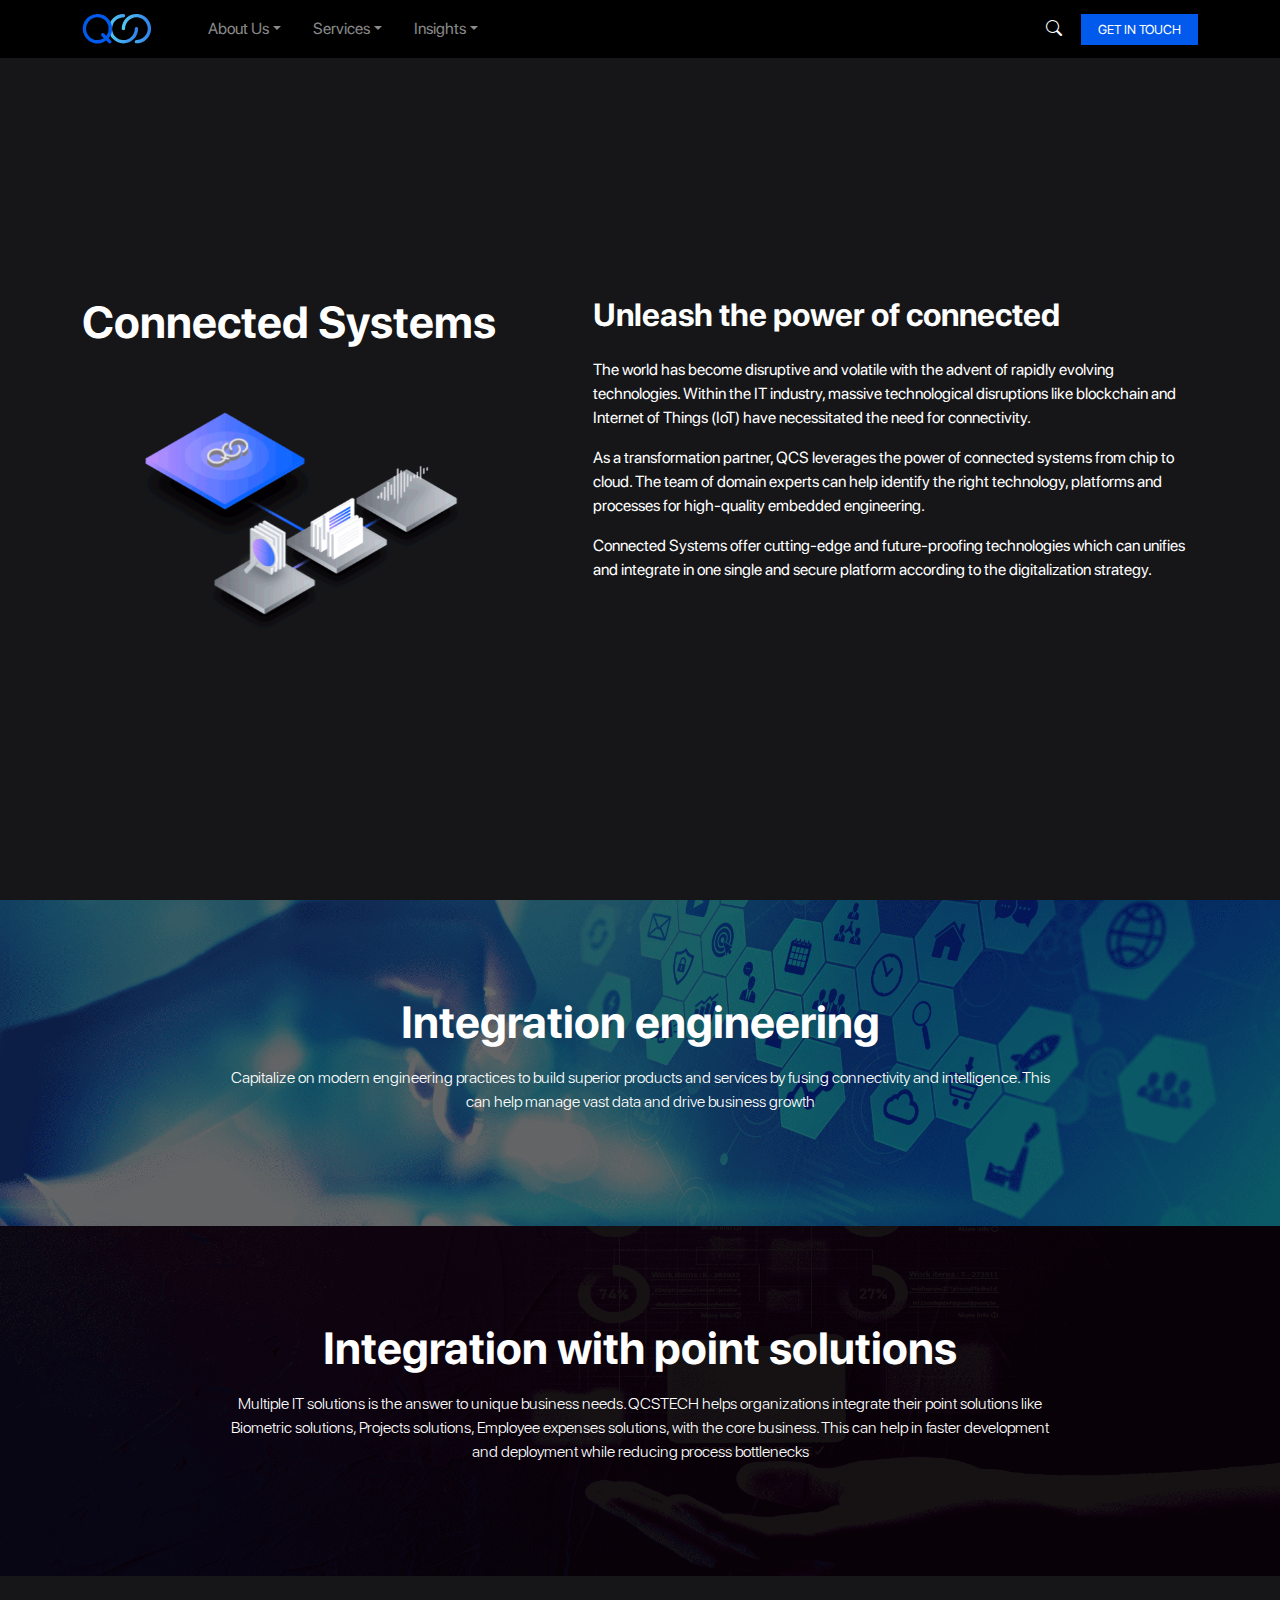
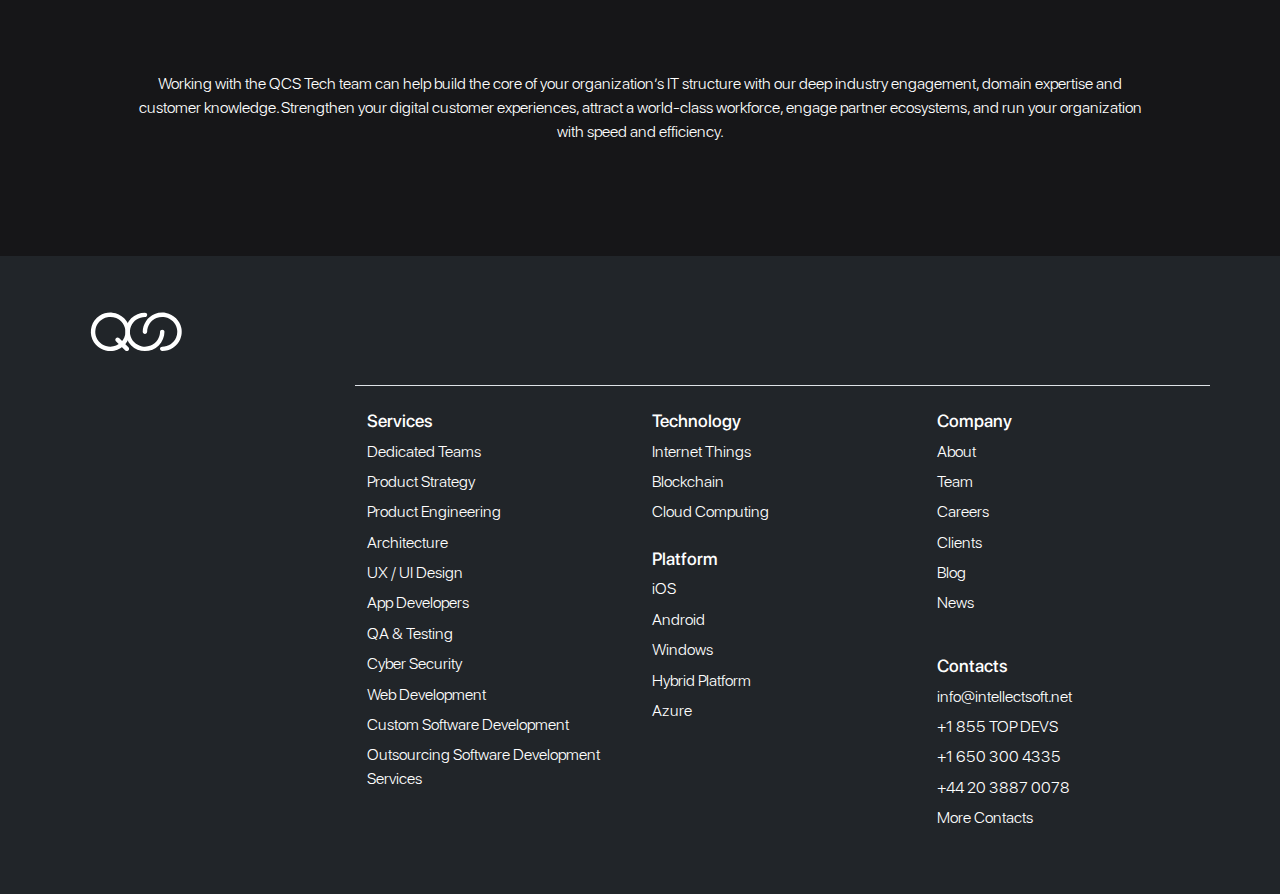
<file: connected-systems.html>
<!doctype html>
<html lang="en">

<head>
    <meta charset="utf-8">
    <meta name="viewport" content="width=device-width, initial-scale=1">
    <meta name="description" content="">
    <meta name="author" content="Mark Otto, Jacob Thornton, and Bootstrap contributors">
    <meta name="generator" content="Hugo 0.104.2">
    <title>QCS</title>

    <link href="css/bootstrap.min.css" rel="stylesheet">

    <!-- Icons -->
    <link rel="stylesheet" href="https://cdn.jsdelivr.net/npm/bootstrap-icons@1.10.4/font/bootstrap-icons.css">

    <!-- Custom styles -->
    <link href="css/style.css" rel="stylesheet">
    <link href="css/headers.css" rel="stylesheet">
    <link href="css/heroes.css" rel="stylesheet">
</head>

<body>

    <main>
        <!-- Navbar -->
        <nav class="qcs-navbar navbar navbar-expand-md navbar-dark bg-dark fixed-top" aria-label="QCS Navbar">
            <div class="container">
                <a class="navbar-brand" href="index.html"><img src="assets/logo.svg" class="img-fluid logo" alt="QCS Logo" /></a>

                <div>
                    <div class="search-container d-md-none position-relative">
                        <form action="/search" method="get">
                            <label class="button searchbutton" for="searchrightDesktop"><i class="bi bi-search"></i></label>
                            <input class="search textBox" id="searchrightDesktop" type="search" name="search" placeholder="Search">
                        </form>
                    </div>

                    <button class="navbar-toggler" type="button" data-bs-toggle="collapse" data-bs-target="#mainNavbar" aria-controls="mainNavbar" aria-expanded="false" aria-label="Toggle navigation">
                      <span class="navbar-toggler-icon"></span>
                    </button>
                </div>

                <div class="collapse navbar-collapse" id="mainNavbar">
                    <ul class="navbar-nav me-auto mb-2 mb-lg-0 ms-md-4">
                        <li class="nav-item dropdown">
                            <a class="nav-link dropdown-toggle" href="#" data-bs-toggle="dropdown" aria-expanded="false">About Us</a>
                            <ul class="dropdown-menu">
                                <li><a class="dropdown-item" href="#">Why QCS</a></li>
                                <li><a class="dropdown-item" href="#">Careers</a></li>
                                <li><a class="dropdown-item" href="#">Management Team</a></li>
                                <li><a class="dropdown-item" href="#">Partners</a></li>
                                <li><a class="dropdown-item" href="#">Offices</a></li>
                                <li><a class="dropdown-item" href="#">Contact Us</a></li>
                            </ul>
                        </li>

                        <li class="nav-item dropdown">
                            <a class="nav-link dropdown-toggle" href="#" data-bs-toggle="dropdown" aria-expanded="false">Services</a>
                            <ul class="dropdown-menu">
                                <li><a class="dropdown-item" href="#">Package Application</a></li>
                                <li><a class="dropdown-item" href="#">Integration Solution</a></li>
                                <li><a class="dropdown-item" href="#">Development Solution</a></li>
                                <li><a class="dropdown-item" href="#">AMS Managed Service</a></li>
                            </ul>
                        </li>

                        <li class="nav-item dropdown">
                            <a class="nav-link dropdown-toggle" href="#" data-bs-toggle="dropdown" aria-expanded="false">Insights</a>
                            <ul class="dropdown-menu">
                                <li><a class="dropdown-item" href="#">Case studies</a></li>
                                <li><a class="dropdown-item" href="#">Blogs</a></li>
                                <li><a class="dropdown-item" href="#">Whitepapers/ Ebooks</a></li>
                            </ul>
                        </li>
                    </ul>

                    <div class="search-container d-none d-md-block position-relative">
                        <form action="/search" method="get">
                            <label class="button searchbutton" for="searchrightDesktop"><i class="bi bi-search"></i></label>
                            <input class="search textBox" id="searchrightDesktop" type="search" name="search" placeholder="Search">
                        </form>
                    </div>

                    <div class="ms-md-3 mt-3 mt-md-0">
                        <button type="button" class="btn btn-primary btn-header">Get in Touch</button>
                    </div>
                </div>
            </div>
        </nav>

        <!-- Section 1 -->
        <div class="section full-height bg-black py-5 d-flex align-items-center">
            <div class="container mt-4 mt-lg-5 solution">
                <div class="row">
                    <div class="col-lg-5">
                        <h2 class="section-title white mb-4">Connected Systems</h2>
                        <img src="assets/Solution1.gif" alt="Connected Systems" class="img-fluid" />
                    </div>
                    <div class="col-lg-7 ps-lg-5">
                        <h3 class="small-title white mb-4">Unleash the power of connected</h3>

                        <p class="text-white">The world has become disruptive and volatile with the advent of rapidly evolving technologies. Within the IT industry, massive technological disruptions like blockchain and Internet of Things (IoT) have necessitated the need for
                            connectivity.
                        </p>
                        <p class="text-white">As a transformation partner, QCS leverages the power of connected systems from chip to cloud. The team of domain experts can help identify the right technology, platforms and processes for high-quality embedded engineering.</p>
                        <p class="text-white">Connected Systems offer cutting-edge and future-proofing technologies which can unifies and integrate in one single and secure platform according to the digitalization strategy.</p>
                    </div>
                </div>
            </div>
        </div>

        <!-- Section 2 -->
        <div class="section sub-bg bg-1 py-5">
            <div class="container my-md-5">
                <div class="row justify-content-center">
                    <div class="col-md-9 text-center">
                        <h2 class="section-title white mb-3">Integration engineering</h2>
                        <p class="text-white text-light">Capitalize on modern engineering practices to build superior products and services by fusing connectivity and intelligence. This can help manage vast data and drive business growth</p>
                    </div>
                </div>
            </div>
        </div>

        <!-- Section 3 -->
        <div class="section sub-bg bg-4 py-5">
            <div class="container my-md-5">
                <div class="row justify-content-center">
                    <div class="col-md-9 text-center">
                        <h2 class="section-title white mb-3">Integration with point solutions</h2>
                        <p class="text-white text-light">Multiple IT solutions is the answer to unique business needs. QCSTECH helps organizations integrate their point solutions like Biometric solutions, Projects solutions, Employee expenses solutions, with the core business. This can
                            help in faster development and deployment while reducing process bottlenecks</p>
                    </div>
                </div>
            </div>
        </div>

        <!-- Section 4 -->
        <div class="section bg-black py-5">
            <div class="container my-md-5">
                <div class="row justify-content-center">
                    <div class="col-md-11 text-center">
                        <p class="text-white text-light">Working with the QCS Tech team can help build the core of your organization’s IT structure with our deep industry engagement, domain expertise and customer knowledge. Strengthen your digital customer experiences, attract a world-class
                            workforce, engage partner ecosystems, and run your organization with speed and efficiency.</p>
                    </div>
                </div>
            </div>
        </div>

        <!-- Footer -->
        <footer class="footer py-5 bg-dark">
            <div class="container">
                <div class="row">
                    <div class="col-md-12">
                        <a href="index.html"><img src="assets/logo-white.svg" alt="Footer logo" class="img-fluid" /></a>
                    </div>
                    <div class="col-md-9 align-self-end border-top offset-md-3 mt-4">
                        <div class="row mt-4">
                            <div class="col-sm-6 col-md-4 mb-3 mb-md-0">
                                <h5>Services</h5>
                                <ul class="list-unstyled">
                                    <li><a href="#">Dedicated Teams</a></li>
                                    <li><a href="#">Product Strategy</a></li>
                                    <li><a href="#">Product Engineering</a></li>
                                    <li><a href="#">Architecture</a></li>
                                    <li><a href="#">UX / UI Design</a></li>
                                    <li><a href="#">App Developers</a></li>
                                    <li><a href="#">QA & Testing</a></li>
                                    <li><a href="#">Cyber Security</a></li>
                                    <li><a href="#">Web Development</a></li>
                                    <li><a href="#">Custom Software Development</a></li>
                                    <li><a href="#">Outsourcing Software Development Services</a></li>
                                </ul>
                            </div>

                            <div class="col-sm-6 col-md-4 mb-3 mb-md-0">
                                <h5>Technology</h5>
                                <ul class="list-unstyled">
                                    <li><a href="#">Internet Things</a></li>
                                    <li><a href="#">Blockchain</a></li>
                                    <li><a href="#">Cloud Computing</a></li>
                                </ul>

                                <h5 class="mt-3 mt-md-4">Platform</h5>
                                <ul class="list-unstyled">
                                    <li><a href="#">iOS</a></li>
                                    <li><a href="#">Android</a></li>
                                    <li><a href="#">Windows</a></li>
                                    <li><a href="#">Hybrid Platform</a></li>
                                    <li><a href="#">Azure</a></li>
                                </ul>
                            </div>

                            <div class="col-md-4 mb-3 mb-md-0">
                                <div class="row">
                                    <div class="col-sm-6 col-md-12">
                                        <h5>Company</h5>
                                        <ul class="list-unstyled">
                                            <li><a href="#">About</a></li>
                                            <li><a href="#">Team</a></li>
                                            <li><a href="#">Careers</a></li>
                                            <li><a href="#">Clients</a></li>
                                            <li><a href="#">Blog</a></li>
                                            <li><a href="#">News</a></li>
                                        </ul>
                                    </div>
                                    <div class="col-sm-6 col-md-12">
                                        <h5 class="mt-3 mt-md-4">Contacts</h5>
                                        <ul class="list-unstyled">
                                            <li><a href="mailto:info@intellectsoft.net">info@intellectsoft.net</a></li>
                                            <li><a href="#">+1 855 TOP DEVS</a></li>
                                            <li><a href="tel:+16503004335">+1 650 300 4335</a></li>
                                            <li><a href="tel:+442038870078">+44 20 3887 0078</a></li>
                                            <li><a href="#">More Contacts</a></li>
                                        </ul>
                                    </div>
                                </div>
                            </div>
                        </div>
                    </div>
                </div>
            </div>
        </footer>
    </main>


    <script src="js/bootstrap.bundle.min.js"></script>
    <script src="https://code.jquery.com/jquery-3.6.4.min.js" integrity="sha256-oP6HI9z1XaZNBrJURtCoUT5SUnxFr8s3BzRl+cbzUq8=" crossorigin="anonymous"></script>
    <script src="js/searchbar.js"></script>

</body>

</html>
</file>
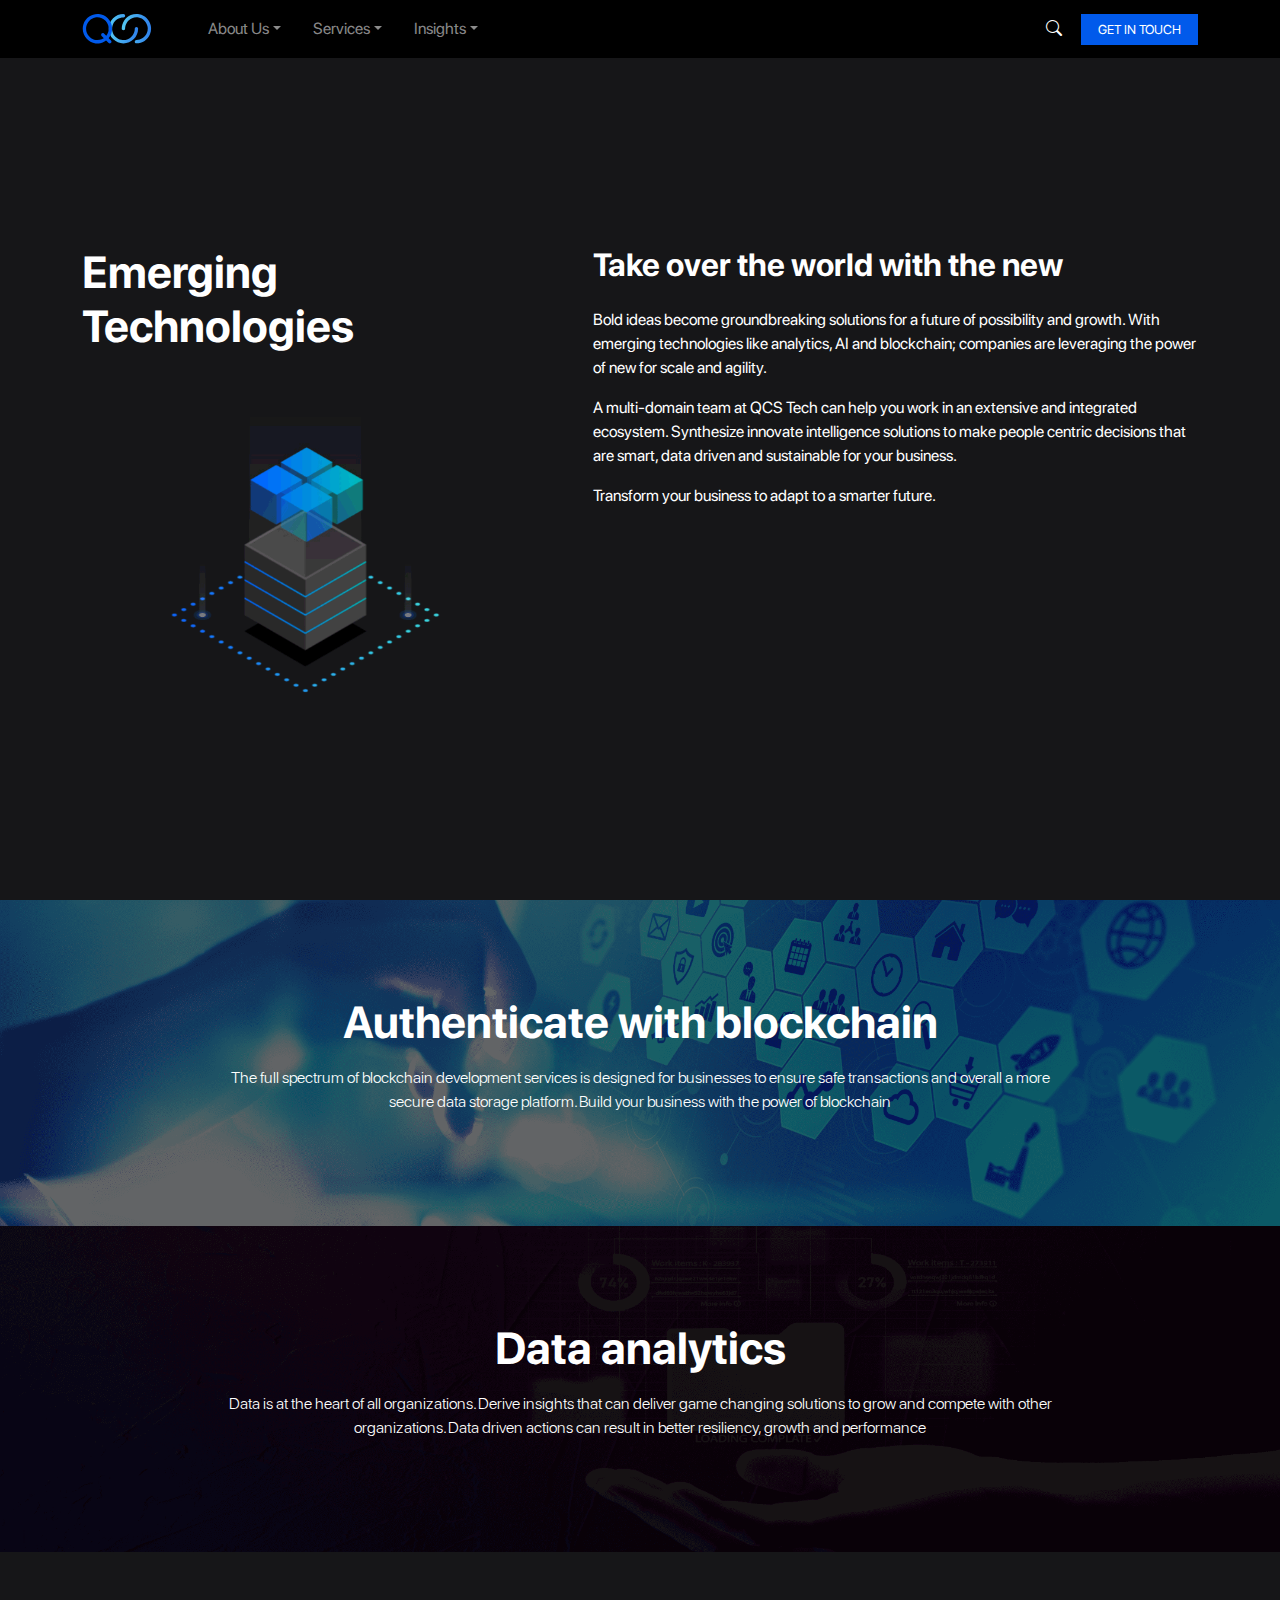
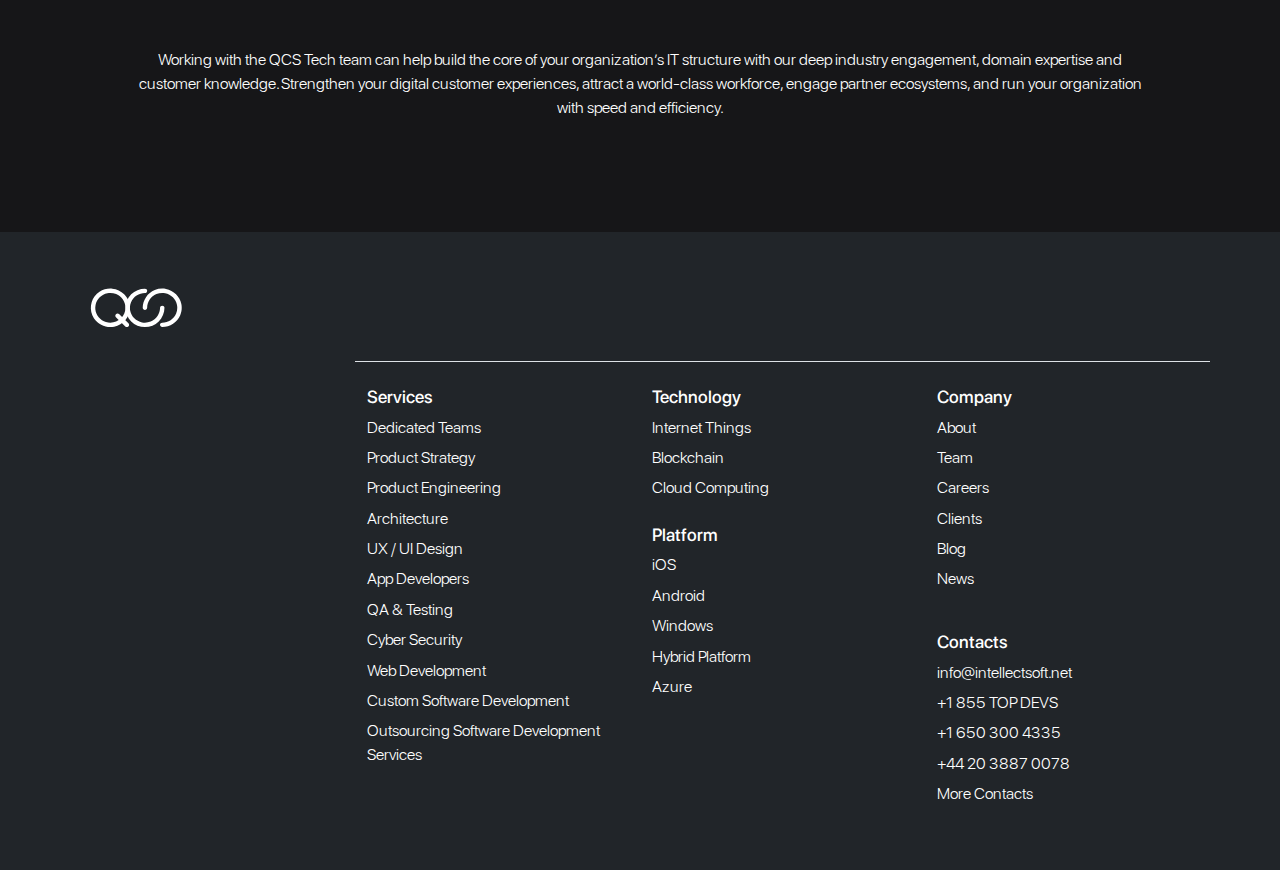
<file: emerging-technologies.html>
<!doctype html>
<html lang="en">

<head>
    <meta charset="utf-8">
    <meta name="viewport" content="width=device-width, initial-scale=1">
    <meta name="description" content="">
    <meta name="author" content="Mark Otto, Jacob Thornton, and Bootstrap contributors">
    <meta name="generator" content="Hugo 0.104.2">
    <title>QCS</title>

    <link href="css/bootstrap.min.css" rel="stylesheet">

    <!-- Icons -->
    <link rel="stylesheet" href="https://cdn.jsdelivr.net/npm/bootstrap-icons@1.10.4/font/bootstrap-icons.css">

    <!-- Custom styles -->
    <link href="css/style.css" rel="stylesheet">
    <link href="css/headers.css" rel="stylesheet">
    <link href="css/heroes.css" rel="stylesheet">
</head>

<body>

    <main>
        <!-- Navbar -->
        <nav class="qcs-navbar navbar navbar-expand-md navbar-dark bg-dark fixed-top" aria-label="QCS Navbar">
            <div class="container">
                <a class="navbar-brand" href="index.html"><img src="assets/logo.svg" class="img-fluid logo" alt="QCS Logo" /></a>

                <div>
                    <div class="search-container d-md-none position-relative">
                        <form action="/search" method="get">
                            <label class="button searchbutton" for="searchrightDesktop"><i class="bi bi-search"></i></label>
                            <input class="search textBox" id="searchrightDesktop" type="search" name="search" placeholder="Search">
                        </form>
                    </div>

                    <button class="navbar-toggler" type="button" data-bs-toggle="collapse" data-bs-target="#mainNavbar" aria-controls="mainNavbar" aria-expanded="false" aria-label="Toggle navigation">
                      <span class="navbar-toggler-icon"></span>
                    </button>
                </div>

                <div class="collapse navbar-collapse" id="mainNavbar">
                    <ul class="navbar-nav me-auto mb-2 mb-lg-0 ms-md-4">
                        <li class="nav-item dropdown">
                            <a class="nav-link dropdown-toggle" href="#" data-bs-toggle="dropdown" aria-expanded="false">About Us</a>
                            <ul class="dropdown-menu">
                                <li><a class="dropdown-item" href="#">Why QCS</a></li>
                                <li><a class="dropdown-item" href="#">Careers</a></li>
                                <li><a class="dropdown-item" href="#">Management Team</a></li>
                                <li><a class="dropdown-item" href="#">Partners</a></li>
                                <li><a class="dropdown-item" href="#">Offices</a></li>
                                <li><a class="dropdown-item" href="#">Contact Us</a></li>
                            </ul>
                        </li>

                        <li class="nav-item dropdown">
                            <a class="nav-link dropdown-toggle" href="#" data-bs-toggle="dropdown" aria-expanded="false">Services</a>
                            <ul class="dropdown-menu">
                                <li><a class="dropdown-item" href="#">Package Application</a></li>
                                <li><a class="dropdown-item" href="#">Integration Solution</a></li>
                                <li><a class="dropdown-item" href="#">Development Solution</a></li>
                                <li><a class="dropdown-item" href="#">AMS Managed Service</a></li>
                            </ul>
                        </li>

                        <li class="nav-item dropdown">
                            <a class="nav-link dropdown-toggle" href="#" data-bs-toggle="dropdown" aria-expanded="false">Insights</a>
                            <ul class="dropdown-menu">
                                <li><a class="dropdown-item" href="#">Case studies</a></li>
                                <li><a class="dropdown-item" href="#">Blogs</a></li>
                                <li><a class="dropdown-item" href="#">Whitepapers/ Ebooks</a></li>
                            </ul>
                        </li>
                    </ul>

                    <div class="search-container d-none d-md-block position-relative">
                        <form action="/search" method="get">
                            <label class="button searchbutton" for="searchrightDesktop"><i class="bi bi-search"></i></label>
                            <input class="search textBox" id="searchrightDesktop" type="search" name="search" placeholder="Search">
                        </form>
                    </div>

                    <div class="ms-md-3 mt-3 mt-md-0">
                        <button type="button" class="btn btn-primary btn-header">Get in Touch</button>
                    </div>
                </div>
            </div>
        </nav>

        <!-- Section 1 -->
        <div class="section full-height bg-black py-5 d-flex align-items-center">
            <div class="container mt-4 mt-lg-5 solution">
                <div class="row">
                    <div class="col-lg-5">
                        <h2 class="section-title white mb-4">Emerging Technologies</h2>
                        <img src="assets/Solution4.gif" alt="Emerging Technologies" class="img-fluid" />
                    </div>
                    <div class="col-lg-7 ps-lg-5">
                        <h3 class="small-title white mb-4">Take over the world with the new</h3>

                        <p class="text-white">Bold ideas become groundbreaking solutions for a future of possibility and growth. With emerging technologies like analytics, AI and blockchain; companies are leveraging the power of new for scale and agility.</p>
                        <p class="text-white">A multi-domain team at QCS Tech can help you work in an extensive and integrated ecosystem. Synthesize innovate intelligence solutions to make people centric decisions that are smart, data driven and sustainable for your business.</p>
                        <p class="text-white">Transform your business to adapt to a smarter future.</p>
                    </div>
                </div>
            </div>
        </div>

        <!-- Section 2 -->
        <div class="section sub-bg bg-1 py-5">
            <div class="container my-md-5">
                <div class="row justify-content-center">
                    <div class="col-md-9 text-center">
                        <h2 class="section-title white mb-3">Authenticate with blockchain</h2>
                        <p class="text-white text-light">The full spectrum of blockchain development services is designed for businesses to ensure safe transactions and overall a more secure data storage platform. Build your business with the power of blockchain</p>
                    </div>
                </div>
            </div>
        </div>

        <!-- Section 3 -->
        <div class="section sub-bg bg-4 py-5">
            <div class="container my-md-5">
                <div class="row justify-content-center">
                    <div class="col-md-9 text-center">
                        <h2 class="section-title white mb-3">Data analytics</h2>
                        <p class="text-white text-light">Data is at the heart of all organizations. Derive insights that can deliver game changing solutions to grow and compete with other organizations. Data driven actions can result in better resiliency, growth and performance</p>
                    </div>
                </div>
            </div>
        </div>

        <!-- Section 4 -->
        <div class="section bg-black py-5">
            <div class="container my-md-5">
                <div class="row justify-content-center">
                    <div class="col-md-11 text-center">
                        <p class="text-white text-light">Working with the QCS Tech team can help build the core of your organization’s IT structure with our deep industry engagement, domain expertise and customer knowledge. Strengthen your digital customer experiences, attract a world-class
                            workforce, engage partner ecosystems, and run your organization with speed and efficiency.
                        </p>
                    </div>
                </div>
            </div>
        </div>

        <!-- Footer -->
        <footer class="footer py-5 bg-dark">
            <div class="container">
                <div class="row">
                    <div class="col-md-12">
                        <a href="index.html"><img src="assets/logo-white.svg" alt="Footer logo" class="img-fluid" /></a>
                    </div>
                    <div class="col-md-9 align-self-end border-top offset-md-3 mt-4">
                        <div class="row mt-4">
                            <div class="col-sm-6 col-md-4 mb-3 mb-md-0">
                                <h5>Services</h5>
                                <ul class="list-unstyled">
                                    <li><a href="#">Dedicated Teams</a></li>
                                    <li><a href="#">Product Strategy</a></li>
                                    <li><a href="#">Product Engineering</a></li>
                                    <li><a href="#">Architecture</a></li>
                                    <li><a href="#">UX / UI Design</a></li>
                                    <li><a href="#">App Developers</a></li>
                                    <li><a href="#">QA & Testing</a></li>
                                    <li><a href="#">Cyber Security</a></li>
                                    <li><a href="#">Web Development</a></li>
                                    <li><a href="#">Custom Software Development</a></li>
                                    <li><a href="#">Outsourcing Software Development Services</a></li>
                                </ul>
                            </div>

                            <div class="col-sm-6 col-md-4 mb-3 mb-md-0">
                                <h5>Technology</h5>
                                <ul class="list-unstyled">
                                    <li><a href="#">Internet Things</a></li>
                                    <li><a href="#">Blockchain</a></li>
                                    <li><a href="#">Cloud Computing</a></li>
                                </ul>

                                <h5 class="mt-3 mt-md-4">Platform</h5>
                                <ul class="list-unstyled">
                                    <li><a href="#">iOS</a></li>
                                    <li><a href="#">Android</a></li>
                                    <li><a href="#">Windows</a></li>
                                    <li><a href="#">Hybrid Platform</a></li>
                                    <li><a href="#">Azure</a></li>
                                </ul>
                            </div>

                            <div class="col-md-4 mb-3 mb-md-0">
                                <div class="row">
                                    <div class="col-sm-6 col-md-12">
                                        <h5>Company</h5>
                                        <ul class="list-unstyled">
                                            <li><a href="#">About</a></li>
                                            <li><a href="#">Team</a></li>
                                            <li><a href="#">Careers</a></li>
                                            <li><a href="#">Clients</a></li>
                                            <li><a href="#">Blog</a></li>
                                            <li><a href="#">News</a></li>
                                        </ul>
                                    </div>
                                    <div class="col-sm-6 col-md-12">
                                        <h5 class="mt-3 mt-md-4">Contacts</h5>
                                        <ul class="list-unstyled">
                                            <li><a href="mailto:info@intellectsoft.net">info@intellectsoft.net</a></li>
                                            <li><a href="#">+1 855 TOP DEVS</a></li>
                                            <li><a href="tel:+16503004335">+1 650 300 4335</a></li>
                                            <li><a href="tel:+442038870078">+44 20 3887 0078</a></li>
                                            <li><a href="#">More Contacts</a></li>
                                        </ul>
                                    </div>
                                </div>
                            </div>
                        </div>
                    </div>
                </div>
            </div>
        </footer>
    </main>


    <script src="js/bootstrap.bundle.min.js"></script>
    <script src="https://code.jquery.com/jquery-3.6.4.min.js" integrity="sha256-oP6HI9z1XaZNBrJURtCoUT5SUnxFr8s3BzRl+cbzUq8=" crossorigin="anonymous"></script>
    <script src="js/searchbar.js"></script>

</body>

</html>
</file>
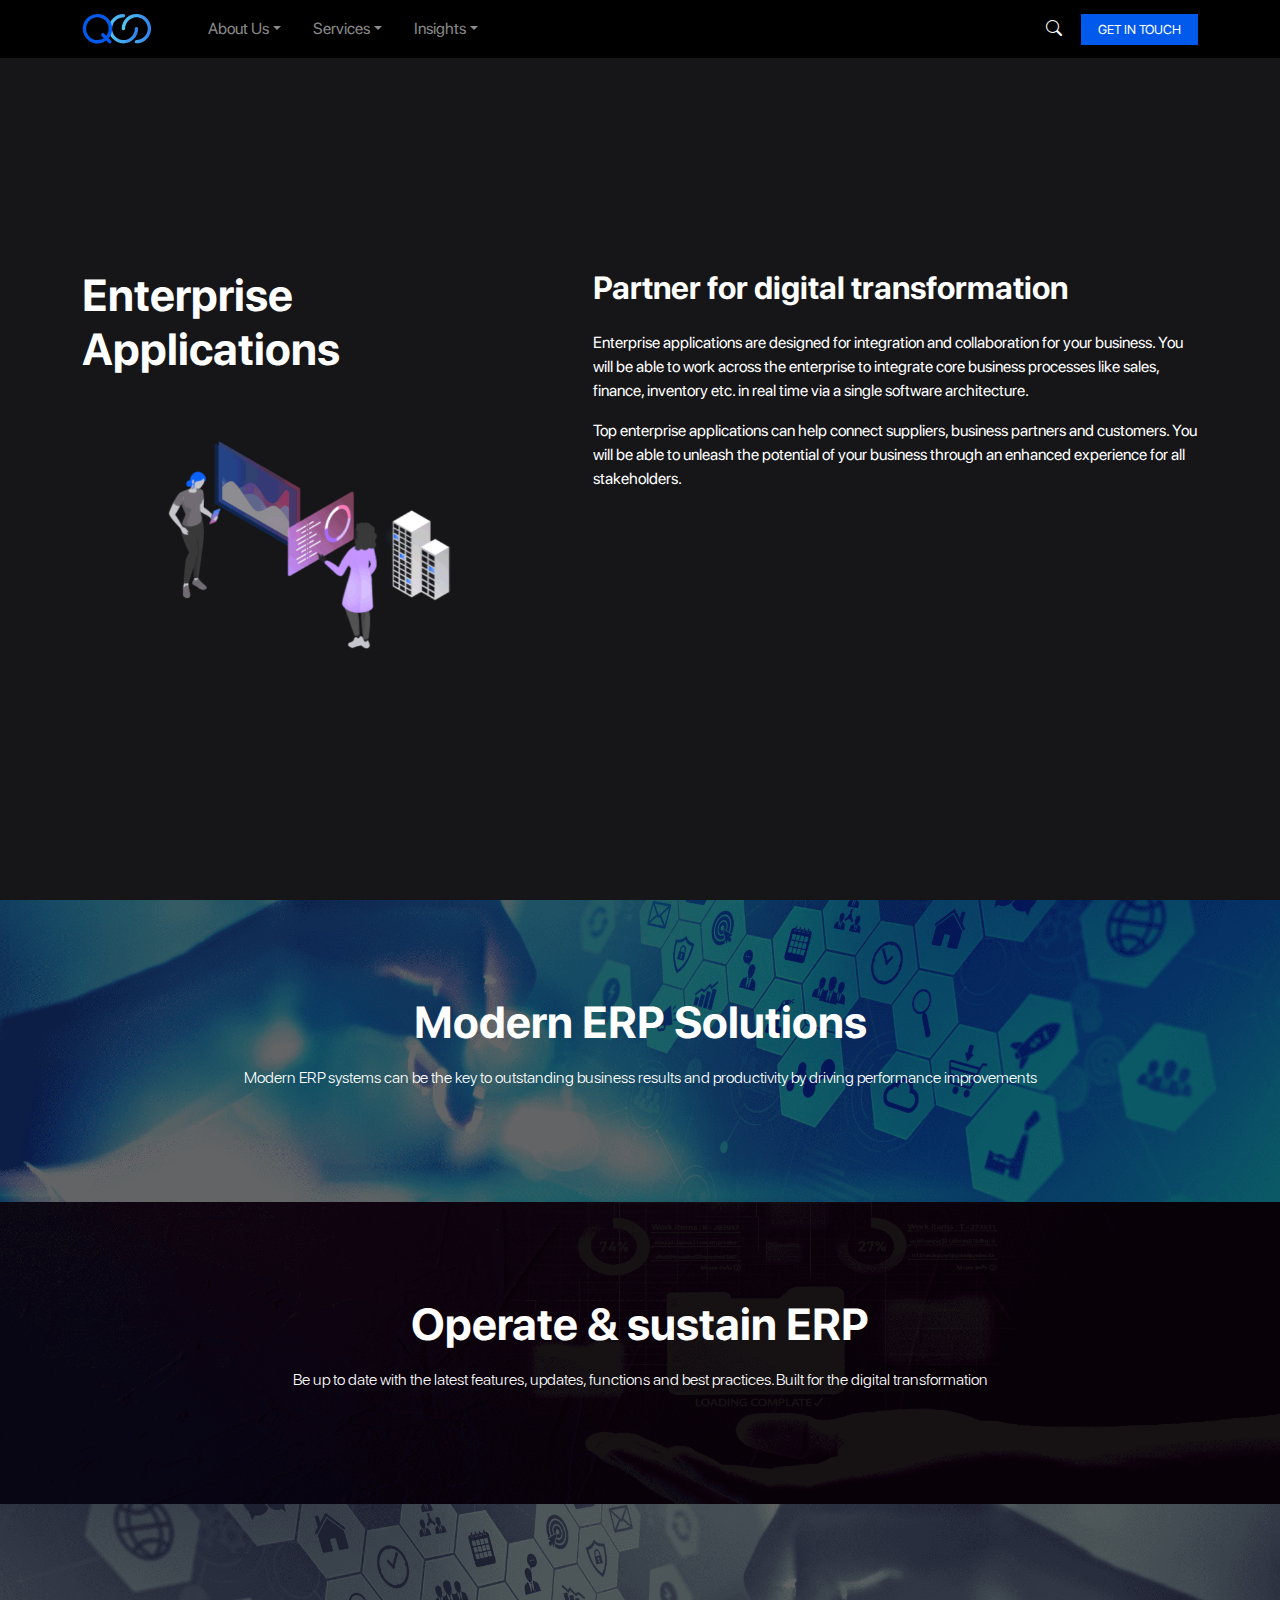
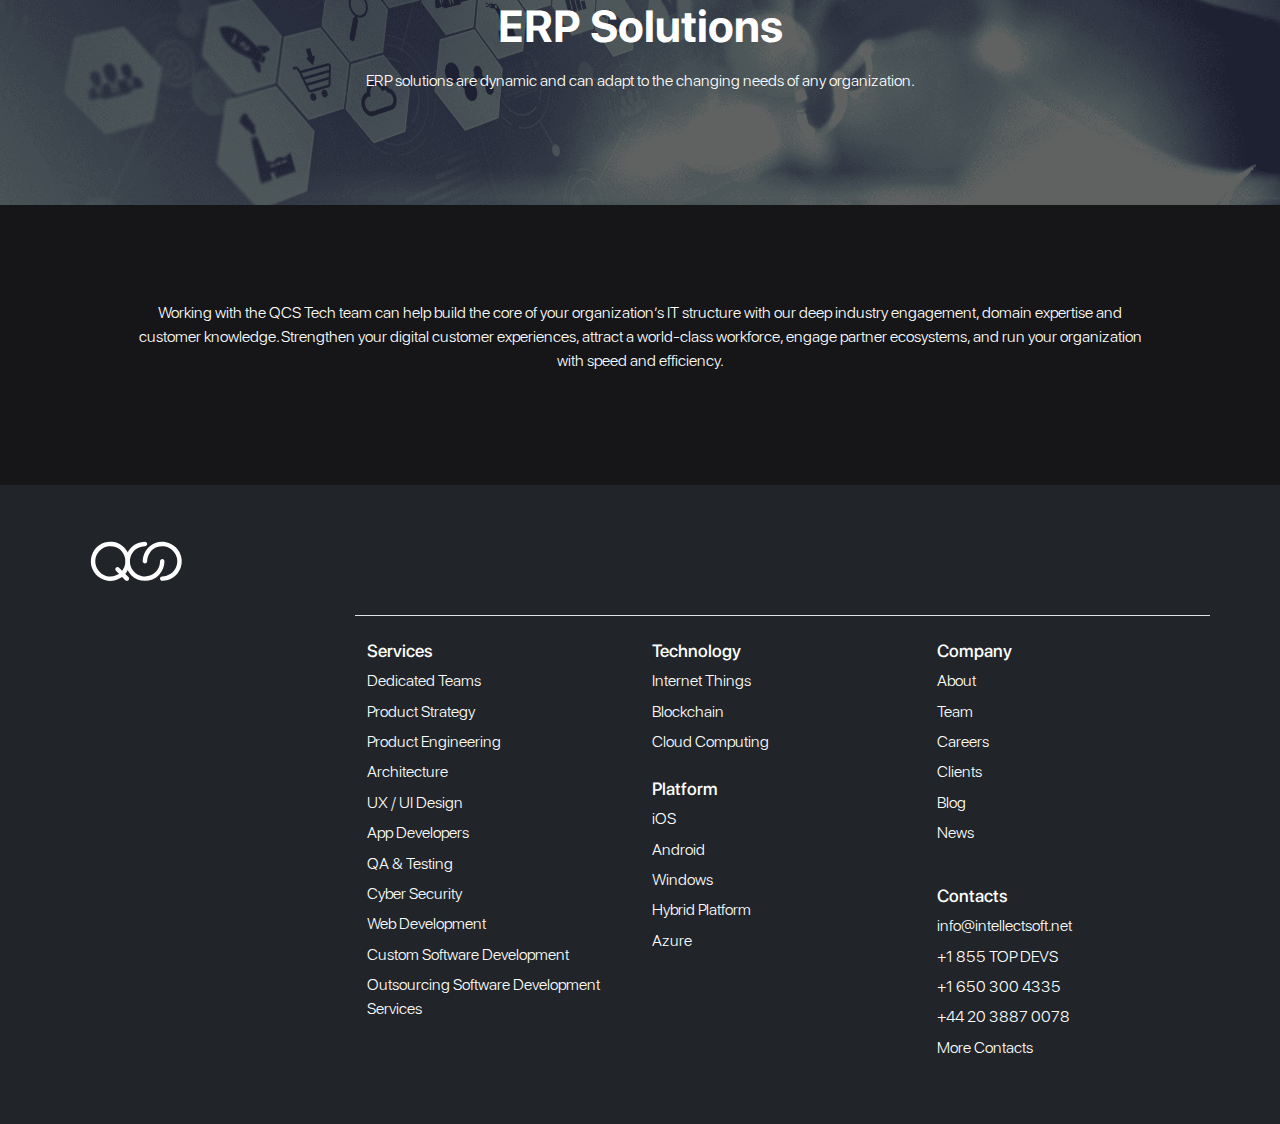
<file: enterprise-applications.html>
<!doctype html>
<html lang="en">

<head>
    <meta charset="utf-8">
    <meta name="viewport" content="width=device-width, initial-scale=1">
    <meta name="description" content="">
    <meta name="author" content="Mark Otto, Jacob Thornton, and Bootstrap contributors">
    <meta name="generator" content="Hugo 0.104.2">
    <title>QCS</title>

    <link href="css/bootstrap.min.css" rel="stylesheet">

    <!-- Icons -->
    <link rel="stylesheet" href="https://cdn.jsdelivr.net/npm/bootstrap-icons@1.10.4/font/bootstrap-icons.css">

    <!-- Custom styles -->
    <link href="css/style.css" rel="stylesheet">
    <link href="css/headers.css" rel="stylesheet">
    <link href="css/heroes.css" rel="stylesheet">
</head>

<body>

    <main>
        <!-- Navbar -->
        <nav class="qcs-navbar navbar navbar-expand-md navbar-dark bg-dark fixed-top" aria-label="QCS Navbar">
            <div class="container">
                <a class="navbar-brand" href="index.html"><img src="assets/logo.svg" class="img-fluid logo" alt="QCS Logo" /></a>

                <div>
                    <div class="search-container d-md-none position-relative">
                        <form action="/search" method="get">
                            <label class="button searchbutton" for="searchrightDesktop"><i class="bi bi-search"></i></label>
                            <input class="search textBox" id="searchrightDesktop" type="search" name="search" placeholder="Search">
                        </form>
                    </div>

                    <button class="navbar-toggler" type="button" data-bs-toggle="collapse" data-bs-target="#mainNavbar" aria-controls="mainNavbar" aria-expanded="false" aria-label="Toggle navigation">
                      <span class="navbar-toggler-icon"></span>
                    </button>
                </div>

                <div class="collapse navbar-collapse" id="mainNavbar">
                    <ul class="navbar-nav me-auto mb-2 mb-lg-0 ms-md-4">
                        <li class="nav-item dropdown">
                            <a class="nav-link dropdown-toggle" href="#" data-bs-toggle="dropdown" aria-expanded="false">About Us</a>
                            <ul class="dropdown-menu">
                                <li><a class="dropdown-item" href="#">Why QCS</a></li>
                                <li><a class="dropdown-item" href="#">Careers</a></li>
                                <li><a class="dropdown-item" href="#">Management Team</a></li>
                                <li><a class="dropdown-item" href="#">Partners</a></li>
                                <li><a class="dropdown-item" href="#">Offices</a></li>
                                <li><a class="dropdown-item" href="#">Contact Us</a></li>
                            </ul>
                        </li>

                        <li class="nav-item dropdown">
                            <a class="nav-link dropdown-toggle" href="#" data-bs-toggle="dropdown" aria-expanded="false">Services</a>
                            <ul class="dropdown-menu">
                                <li><a class="dropdown-item" href="#">Package Application</a></li>
                                <li><a class="dropdown-item" href="#">Integration Solution</a></li>
                                <li><a class="dropdown-item" href="#">Development Solution</a></li>
                                <li><a class="dropdown-item" href="#">AMS Managed Service</a></li>
                            </ul>
                        </li>

                        <li class="nav-item dropdown">
                            <a class="nav-link dropdown-toggle" href="#" data-bs-toggle="dropdown" aria-expanded="false">Insights</a>
                            <ul class="dropdown-menu">
                                <li><a class="dropdown-item" href="#">Case studies</a></li>
                                <li><a class="dropdown-item" href="#">Blogs</a></li>
                                <li><a class="dropdown-item" href="#">Whitepapers/ Ebooks</a></li>
                            </ul>
                        </li>
                    </ul>

                    <div class="search-container d-none d-md-block position-relative">
                        <form action="/search" method="get">
                            <label class="button searchbutton" for="searchrightDesktop"><i class="bi bi-search"></i></label>
                            <input class="search textBox" id="searchrightDesktop" type="search" name="search" placeholder="Search">
                        </form>
                    </div>

                    <div class="ms-md-3 mt-3 mt-md-0">
                        <button type="button" class="btn btn-primary btn-header">Get in Touch</button>
                    </div>
                </div>
            </div>
        </nav>

        <!-- Section 1 -->
        <div class="section full-height bg-black py-5 d-flex align-items-center">
            <div class="container mt-4 mt-lg-5 solution">
                <div class="row">
                    <div class="col-lg-5">
                        <h2 class="section-title white mb-4">Enterprise Applications</h2>
                        <img src="assets/Solution2.gif" alt="Enterprise Applications" class="img-fluid" />
                    </div>
                    <div class="col-lg-7 ps-lg-5">
                        <h3 class="small-title white mb-4">Partner for digital transformation
                        </h3>

                        <p class="text-white">Enterprise applications are designed for integration and collaboration for your business. You will be able to work across the enterprise to integrate core business processes like sales, finance, inventory etc. in real time via
                            a single software architecture.</p>
                        <p class="text-white">Top enterprise applications can help connect suppliers, business partners and customers. You will be able to unleash the potential of your business through an enhanced experience for all stakeholders.</p>
                    </div>
                </div>
            </div>
        </div>

        <!-- Section 2 -->
        <div class="section sub-bg bg-1 py-5">
            <div class="container my-md-5">
                <div class="row justify-content-center">
                    <div class="col-md-9 text-center">
                        <h2 class="section-title white mb-3">Modern ERP Solutions</h2>
                        <p class="text-white text-light">Modern ERP systems can be the key to outstanding business results and productivity by driving performance improvements </p>
                    </div>
                </div>
            </div>
        </div>

        <!-- Section 3 -->
        <div class="section sub-bg bg-4 py-5">
            <div class="container my-md-5">
                <div class="row justify-content-center">
                    <div class="col-md-9 text-center">
                        <h2 class="section-title white mb-3">Operate & sustain ERP</h2>
                        <p class="text-white text-light">Be up to date with the latest features, updates, functions and best practices. Built for the digital transformation</p>
                    </div>
                </div>
            </div>
        </div>

        <!-- Section 4 -->
        <div class="section sub-bg bg-7 py-5">
            <div class="container my-md-5">
                <div class="row justify-content-center">
                    <div class="col-md-9 text-center">
                        <h2 class="section-title white mb-3">ERP Solutions</h2>
                        <p class="text-white text-light">ERP solutions are dynamic and can adapt to the changing needs of any organization. </p>
                    </div>
                </div>
            </div>
        </div>

        <!-- Section 5 -->
        <div class="section bg-black py-5">
            <div class="container my-md-5">
                <div class="row justify-content-center">
                    <div class="col-md-11 text-center">
                        <p class="text-white text-light">Working with the QCS Tech team can help build the core of your organization’s IT structure with our deep industry engagement, domain expertise and customer knowledge. Strengthen your digital customer experiences, attract a world-class
                            workforce, engage partner ecosystems, and run your organization with speed and efficiency.</p>
                    </div>
                </div>
            </div>
        </div>

        <!-- Footer -->
        <footer class="footer py-5 bg-dark">
            <div class="container">
                <div class="row">
                    <div class="col-md-12">
                        <a href="index.html"><img src="assets/logo-white.svg" alt="Footer logo" class="img-fluid" /></a>
                    </div>
                    <div class="col-md-9 align-self-end border-top offset-md-3 mt-4">
                        <div class="row mt-4">
                            <div class="col-sm-6 col-md-4 mb-3 mb-md-0">
                                <h5>Services</h5>
                                <ul class="list-unstyled">
                                    <li><a href="#">Dedicated Teams</a></li>
                                    <li><a href="#">Product Strategy</a></li>
                                    <li><a href="#">Product Engineering</a></li>
                                    <li><a href="#">Architecture</a></li>
                                    <li><a href="#">UX / UI Design</a></li>
                                    <li><a href="#">App Developers</a></li>
                                    <li><a href="#">QA & Testing</a></li>
                                    <li><a href="#">Cyber Security</a></li>
                                    <li><a href="#">Web Development</a></li>
                                    <li><a href="#">Custom Software Development</a></li>
                                    <li><a href="#">Outsourcing Software Development Services</a></li>
                                </ul>
                            </div>

                            <div class="col-sm-6 col-md-4 mb-3 mb-md-0">
                                <h5>Technology</h5>
                                <ul class="list-unstyled">
                                    <li><a href="#">Internet Things</a></li>
                                    <li><a href="#">Blockchain</a></li>
                                    <li><a href="#">Cloud Computing</a></li>
                                </ul>

                                <h5 class="mt-3 mt-md-4">Platform</h5>
                                <ul class="list-unstyled">
                                    <li><a href="#">iOS</a></li>
                                    <li><a href="#">Android</a></li>
                                    <li><a href="#">Windows</a></li>
                                    <li><a href="#">Hybrid Platform</a></li>
                                    <li><a href="#">Azure</a></li>
                                </ul>
                            </div>

                            <div class="col-md-4 mb-3 mb-md-0">
                                <div class="row">
                                    <div class="col-sm-6 col-md-12">
                                        <h5>Company</h5>
                                        <ul class="list-unstyled">
                                            <li><a href="#">About</a></li>
                                            <li><a href="#">Team</a></li>
                                            <li><a href="#">Careers</a></li>
                                            <li><a href="#">Clients</a></li>
                                            <li><a href="#">Blog</a></li>
                                            <li><a href="#">News</a></li>
                                        </ul>
                                    </div>
                                    <div class="col-sm-6 col-md-12">
                                        <h5 class="mt-3 mt-md-4">Contacts</h5>
                                        <ul class="list-unstyled">
                                            <li><a href="mailto:info@intellectsoft.net">info@intellectsoft.net</a></li>
                                            <li><a href="#">+1 855 TOP DEVS</a></li>
                                            <li><a href="tel:+16503004335">+1 650 300 4335</a></li>
                                            <li><a href="tel:+442038870078">+44 20 3887 0078</a></li>
                                            <li><a href="#">More Contacts</a></li>
                                        </ul>
                                    </div>
                                </div>
                            </div>
                        </div>
                    </div>
                </div>
            </div>
        </footer>
    </main>


    <script src="js/bootstrap.bundle.min.js"></script>
    <script src="https://code.jquery.com/jquery-3.6.4.min.js" integrity="sha256-oP6HI9z1XaZNBrJURtCoUT5SUnxFr8s3BzRl+cbzUq8=" crossorigin="anonymous"></script>
    <script src="js/searchbar.js"></script>

</body>

</html>
</file>
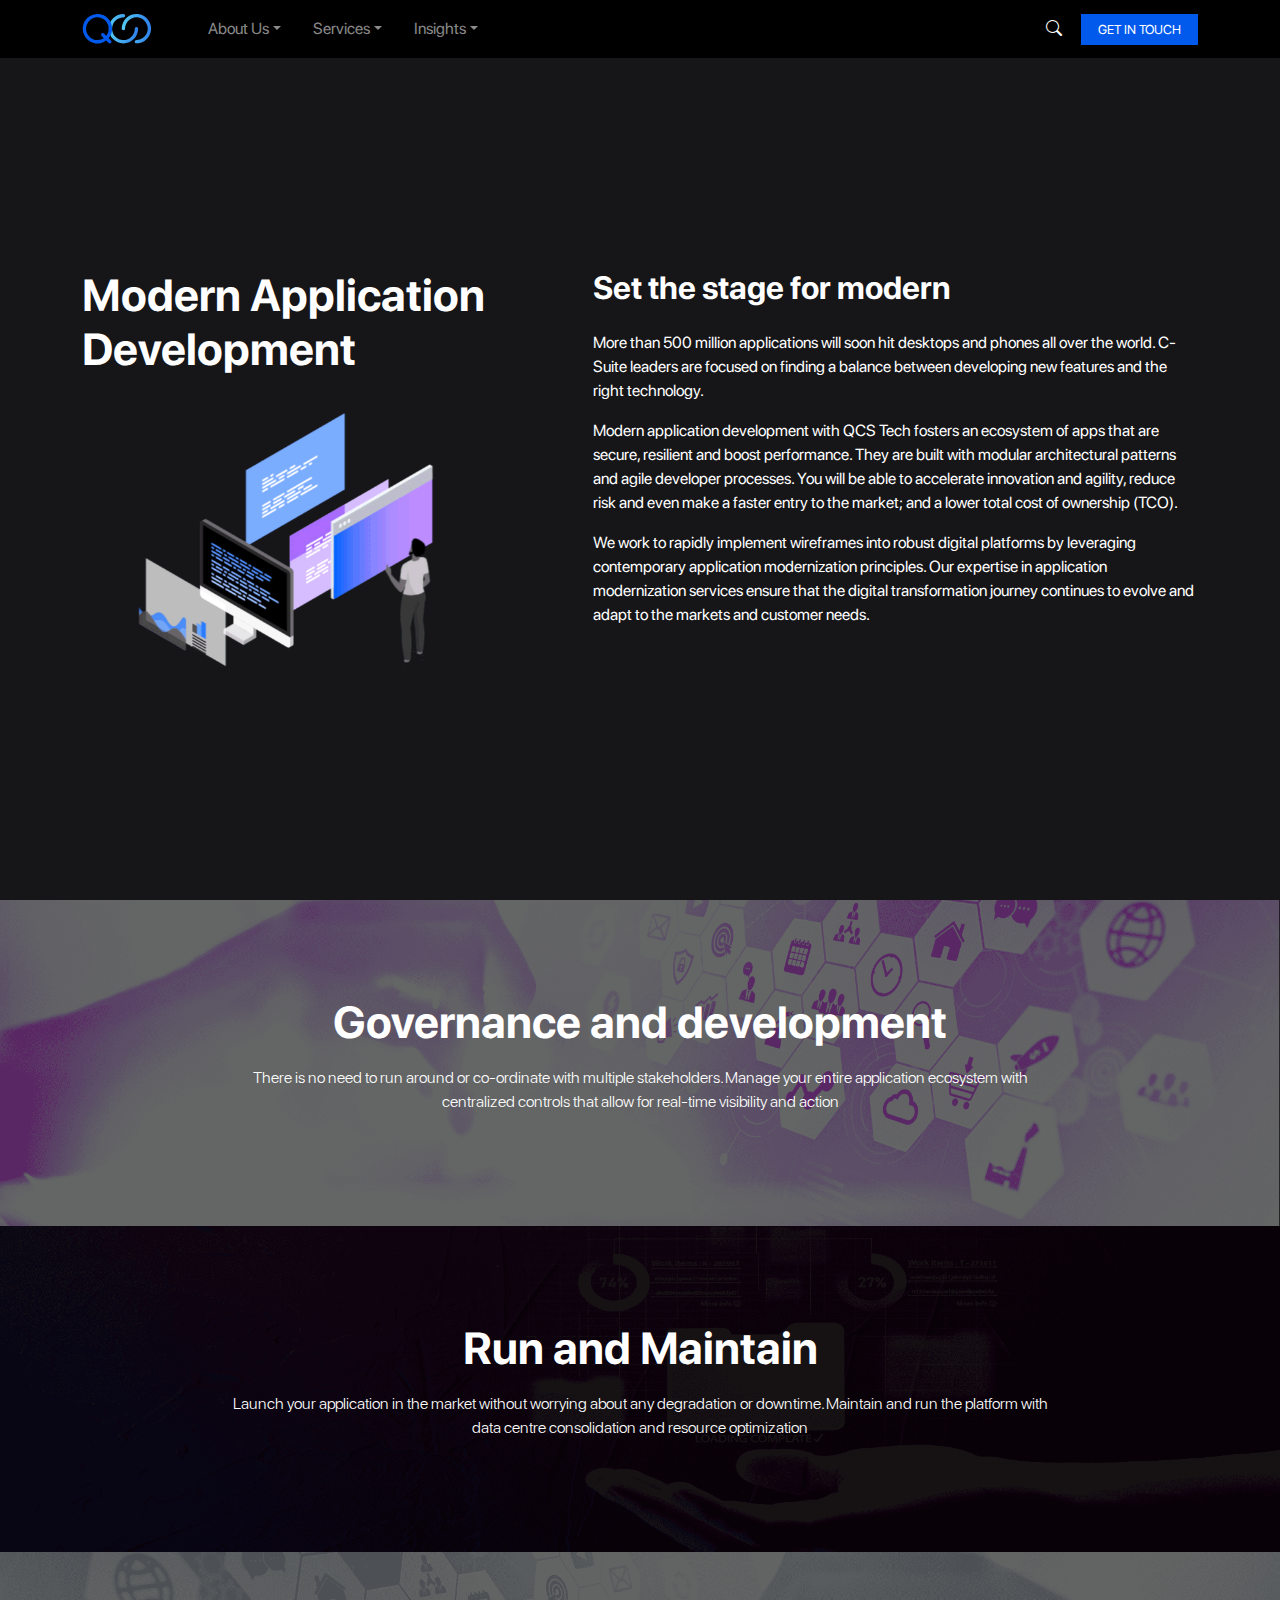
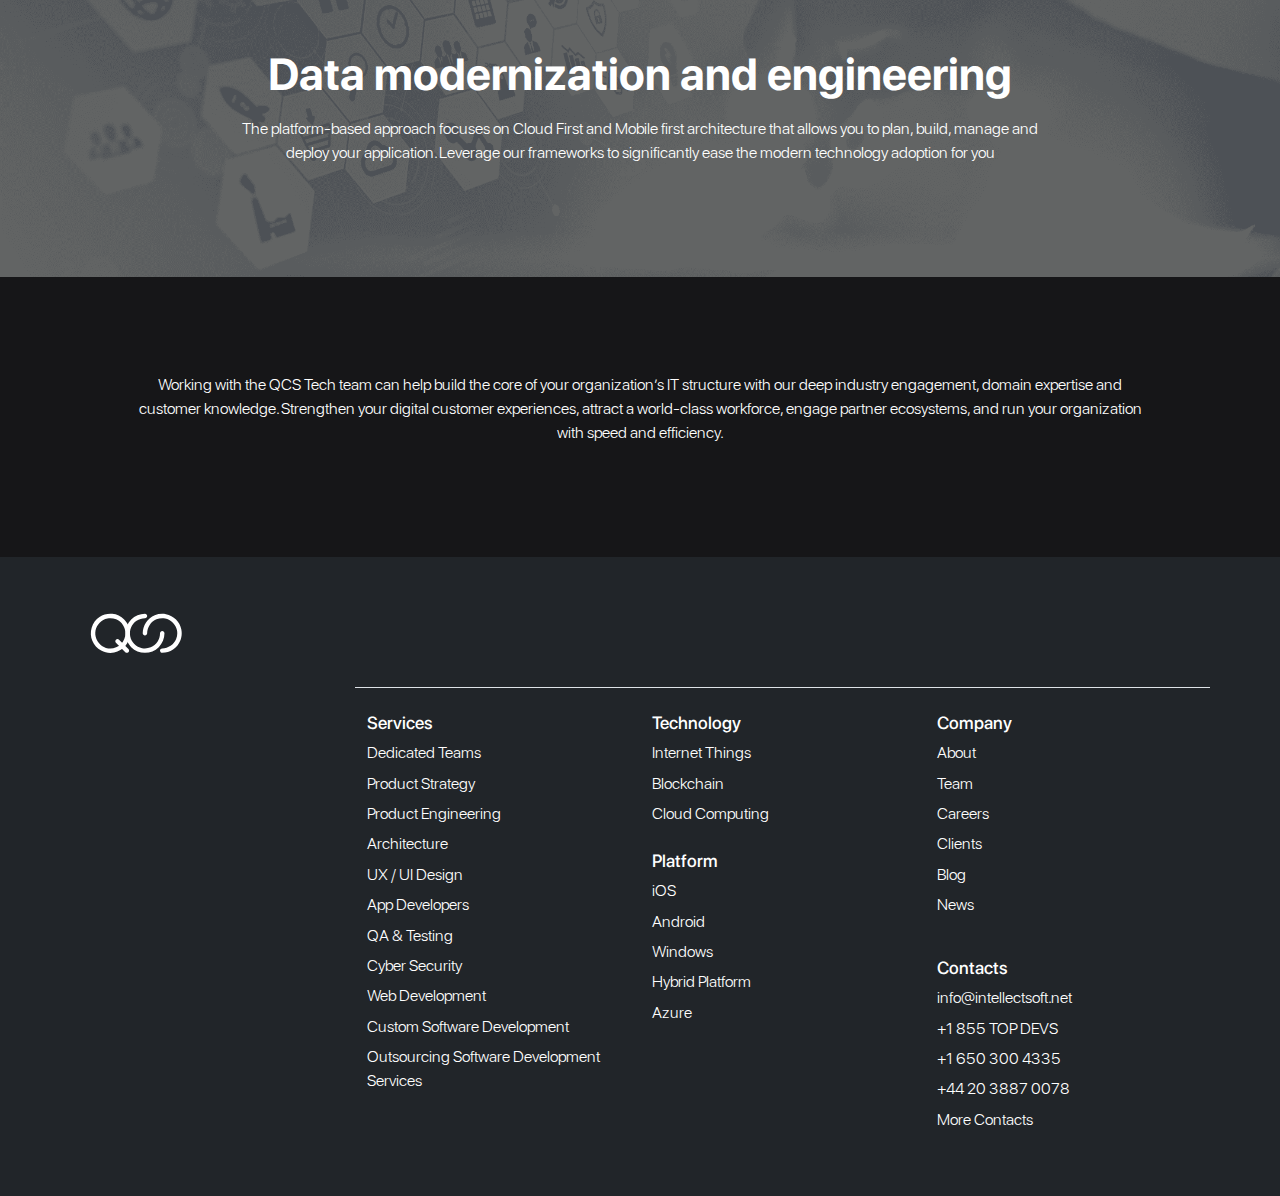
<file: modern-application-development.html>
<!doctype html>
<html lang="en">

<head>
    <meta charset="utf-8">
    <meta name="viewport" content="width=device-width, initial-scale=1">
    <meta name="description" content="">
    <meta name="author" content="Mark Otto, Jacob Thornton, and Bootstrap contributors">
    <meta name="generator" content="Hugo 0.104.2">
    <title>QCS</title>

    <link href="css/bootstrap.min.css" rel="stylesheet">

    <!-- Icons -->
    <link rel="stylesheet" href="https://cdn.jsdelivr.net/npm/bootstrap-icons@1.10.4/font/bootstrap-icons.css">

    <!-- Custom styles -->
    <link href="css/style.css" rel="stylesheet">
    <link href="css/headers.css" rel="stylesheet">
    <link href="css/heroes.css" rel="stylesheet">
</head>

<body>

    <main>
        <!-- Navbar -->
        <nav class="qcs-navbar navbar navbar-expand-md navbar-dark bg-dark fixed-top" aria-label="QCS Navbar">
            <div class="container">
                <a class="navbar-brand" href="index.html"><img src="assets/logo.svg" class="img-fluid logo" alt="QCS Logo" /></a>

                <div>
                    <div class="search-container d-md-none position-relative">
                        <form action="/search" method="get">
                            <label class="button searchbutton" for="searchrightDesktop"><i class="bi bi-search"></i></label>
                            <input class="search textBox" id="searchrightDesktop" type="search" name="search" placeholder="Search">
                        </form>
                    </div>

                    <button class="navbar-toggler" type="button" data-bs-toggle="collapse" data-bs-target="#mainNavbar" aria-controls="mainNavbar" aria-expanded="false" aria-label="Toggle navigation">
                      <span class="navbar-toggler-icon"></span>
                    </button>
                </div>

                <div class="collapse navbar-collapse" id="mainNavbar">
                    <ul class="navbar-nav me-auto mb-2 mb-lg-0 ms-md-4">
                        <li class="nav-item dropdown">
                            <a class="nav-link dropdown-toggle" href="#" data-bs-toggle="dropdown" aria-expanded="false">About Us</a>
                            <ul class="dropdown-menu">
                                <li><a class="dropdown-item" href="#">Why QCS</a></li>
                                <li><a class="dropdown-item" href="#">Careers</a></li>
                                <li><a class="dropdown-item" href="#">Management Team</a></li>
                                <li><a class="dropdown-item" href="#">Partners</a></li>
                                <li><a class="dropdown-item" href="#">Offices</a></li>
                                <li><a class="dropdown-item" href="#">Contact Us</a></li>
                            </ul>
                        </li>

                        <li class="nav-item dropdown">
                            <a class="nav-link dropdown-toggle" href="#" data-bs-toggle="dropdown" aria-expanded="false">Services</a>
                            <ul class="dropdown-menu">
                                <li><a class="dropdown-item" href="#">Package Application</a></li>
                                <li><a class="dropdown-item" href="#">Integration Solution</a></li>
                                <li><a class="dropdown-item" href="#">Development Solution</a></li>
                                <li><a class="dropdown-item" href="#">AMS Managed Service</a></li>
                            </ul>
                        </li>

                        <li class="nav-item dropdown">
                            <a class="nav-link dropdown-toggle" href="#" data-bs-toggle="dropdown" aria-expanded="false">Insights</a>
                            <ul class="dropdown-menu">
                                <li><a class="dropdown-item" href="#">Case studies</a></li>
                                <li><a class="dropdown-item" href="#">Blogs</a></li>
                                <li><a class="dropdown-item" href="#">Whitepapers/ Ebooks</a></li>
                            </ul>
                        </li>
                    </ul>

                    <div class="search-container d-none d-md-block position-relative">
                        <form action="/search" method="get">
                            <label class="button searchbutton" for="searchrightDesktop"><i class="bi bi-search"></i></label>
                            <input class="search textBox" id="searchrightDesktop" type="search" name="search" placeholder="Search">
                        </form>
                    </div>

                    <div class="ms-md-3 mt-3 mt-md-0">
                        <button type="button" class="btn btn-primary btn-header">Get in Touch</button>
                    </div>
                </div>
            </div>
        </nav>

        <!-- Section 1 -->
        <div class="section full-height bg-black py-5 d-flex align-items-center">
            <div class="container mt-4 mt-lg-5 solution">
                <div class="row">
                    <div class="col-lg-5">
                        <h2 class="section-title white mb-4">Modern Application Development</h2>
                        <img src="assets/Solution3.gif" alt="Modern Application Development" class="img-fluid" />
                    </div>
                    <div class="col-lg-7 ps-lg-5">
                        <h3 class="small-title white mb-4">Set the stage for modern</h3>

                        <p class="text-white">More than 500 million applications will soon hit desktops and phones all over the world. C-Suite leaders are focused on finding a balance between developing new features and the right technology.</p>
                        <p class="text-white">Modern application development with QCS Tech fosters an ecosystem of apps that are secure, resilient and boost performance. They are built with modular architectural patterns and agile developer processes. You will be able to accelerate
                            innovation and agility, reduce risk and even make a faster entry to the market; and a lower total cost of ownership (TCO).</p>
                        <p class="text-white">We work to rapidly implement wireframes into robust digital platforms by leveraging contemporary application modernization principles. Our expertise in application modernization services ensure that the digital transformation journey
                            continues to evolve and adapt to the markets and customer needs.</p>
                    </div>
                </div>
            </div>
        </div>

        <!-- Section 2 -->
        <div class="section sub-bg bg-5 py-5">
            <div class="container my-md-5">
                <div class="row justify-content-center">
                    <div class="col-md-9 text-center">
                        <h2 class="section-title white mb-3">Governance and development</h2>
                        <p class="text-white text-light">There is no need to run around or co-ordinate with multiple stakeholders. Manage your entire application ecosystem with centralized controls that allow for real-time visibility and action</p>
                    </div>
                </div>
            </div>
        </div>

        <!-- Section 3 -->
        <div class="section sub-bg bg-4 py-5">
            <div class="container my-md-5">
                <div class="row justify-content-center">
                    <div class="col-md-9 text-center">
                        <h2 class="section-title white mb-3">Run and Maintain</h2>
                        <p class="text-white text-light">Launch your application in the market without worrying about any degradation or downtime. Maintain and run the platform with data centre consolidation and resource optimization</p>
                    </div>
                </div>
            </div>
        </div>

        <!-- Section 4 -->
        <div class="section sub-bg bg-6 py-5">
            <div class="container my-md-5">
                <div class="row justify-content-center">
                    <div class="col-md-9 text-center">
                        <h2 class="section-title white mb-3">Data modernization and engineering</h2>
                        <p class="text-white text-light">The platform-based approach focuses on Cloud First and Mobile first architecture that allows you to plan, build, manage and deploy your application. Leverage our frameworks to significantly ease the modern technology adoption for
                            you
                        </p>
                    </div>
                </div>
            </div>
        </div>

        <!-- Section 5 -->
        <div class="section bg-black py-5">
            <div class="container my-md-5">
                <div class="row justify-content-center">
                    <div class="col-md-11 text-center">
                        <p class="text-white text-light">Working with the QCS Tech team can help build the core of your organization’s IT structure with our deep industry engagement, domain expertise and customer knowledge. Strengthen your digital customer experiences, attract a world-class
                            workforce, engage partner ecosystems, and run your organization with speed and efficiency.</p>
                    </div>
                </div>
            </div>
        </div>

        <!-- Footer -->
        <footer class="footer py-5 bg-dark">
            <div class="container">
                <div class="row">
                    <div class="col-md-12">
                        <a href="index.html"><img src="assets/logo-white.svg" alt="Footer logo" class="img-fluid" /></a>
                    </div>
                    <div class="col-md-9 align-self-end border-top offset-md-3 mt-4">
                        <div class="row mt-4">
                            <div class="col-sm-6 col-md-4 mb-3 mb-md-0">
                                <h5>Services</h5>
                                <ul class="list-unstyled">
                                    <li><a href="#">Dedicated Teams</a></li>
                                    <li><a href="#">Product Strategy</a></li>
                                    <li><a href="#">Product Engineering</a></li>
                                    <li><a href="#">Architecture</a></li>
                                    <li><a href="#">UX / UI Design</a></li>
                                    <li><a href="#">App Developers</a></li>
                                    <li><a href="#">QA & Testing</a></li>
                                    <li><a href="#">Cyber Security</a></li>
                                    <li><a href="#">Web Development</a></li>
                                    <li><a href="#">Custom Software Development</a></li>
                                    <li><a href="#">Outsourcing Software Development Services</a></li>
                                </ul>
                            </div>

                            <div class="col-sm-6 col-md-4 mb-3 mb-md-0">
                                <h5>Technology</h5>
                                <ul class="list-unstyled">
                                    <li><a href="#">Internet Things</a></li>
                                    <li><a href="#">Blockchain</a></li>
                                    <li><a href="#">Cloud Computing</a></li>
                                </ul>

                                <h5 class="mt-3 mt-md-4">Platform</h5>
                                <ul class="list-unstyled">
                                    <li><a href="#">iOS</a></li>
                                    <li><a href="#">Android</a></li>
                                    <li><a href="#">Windows</a></li>
                                    <li><a href="#">Hybrid Platform</a></li>
                                    <li><a href="#">Azure</a></li>
                                </ul>
                            </div>

                            <div class="col-md-4 mb-3 mb-md-0">
                                <div class="row">
                                    <div class="col-sm-6 col-md-12">
                                        <h5>Company</h5>
                                        <ul class="list-unstyled">
                                            <li><a href="#">About</a></li>
                                            <li><a href="#">Team</a></li>
                                            <li><a href="#">Careers</a></li>
                                            <li><a href="#">Clients</a></li>
                                            <li><a href="#">Blog</a></li>
                                            <li><a href="#">News</a></li>
                                        </ul>
                                    </div>
                                    <div class="col-sm-6 col-md-12">
                                        <h5 class="mt-3 mt-md-4">Contacts</h5>
                                        <ul class="list-unstyled">
                                            <li><a href="mailto:info@intellectsoft.net">info@intellectsoft.net</a></li>
                                            <li><a href="#">+1 855 TOP DEVS</a></li>
                                            <li><a href="tel:+16503004335">+1 650 300 4335</a></li>
                                            <li><a href="tel:+442038870078">+44 20 3887 0078</a></li>
                                            <li><a href="#">More Contacts</a></li>
                                        </ul>
                                    </div>
                                </div>
                            </div>
                        </div>
                    </div>
                </div>
            </div>
        </footer>
    </main>


    <script src="js/bootstrap.bundle.min.js"></script>
    <script src="https://code.jquery.com/jquery-3.6.4.min.js" integrity="sha256-oP6HI9z1XaZNBrJURtCoUT5SUnxFr8s3BzRl+cbzUq8=" crossorigin="anonymous"></script>
    <script src="js/searchbar.js"></script>

</body>

</html>
</file>
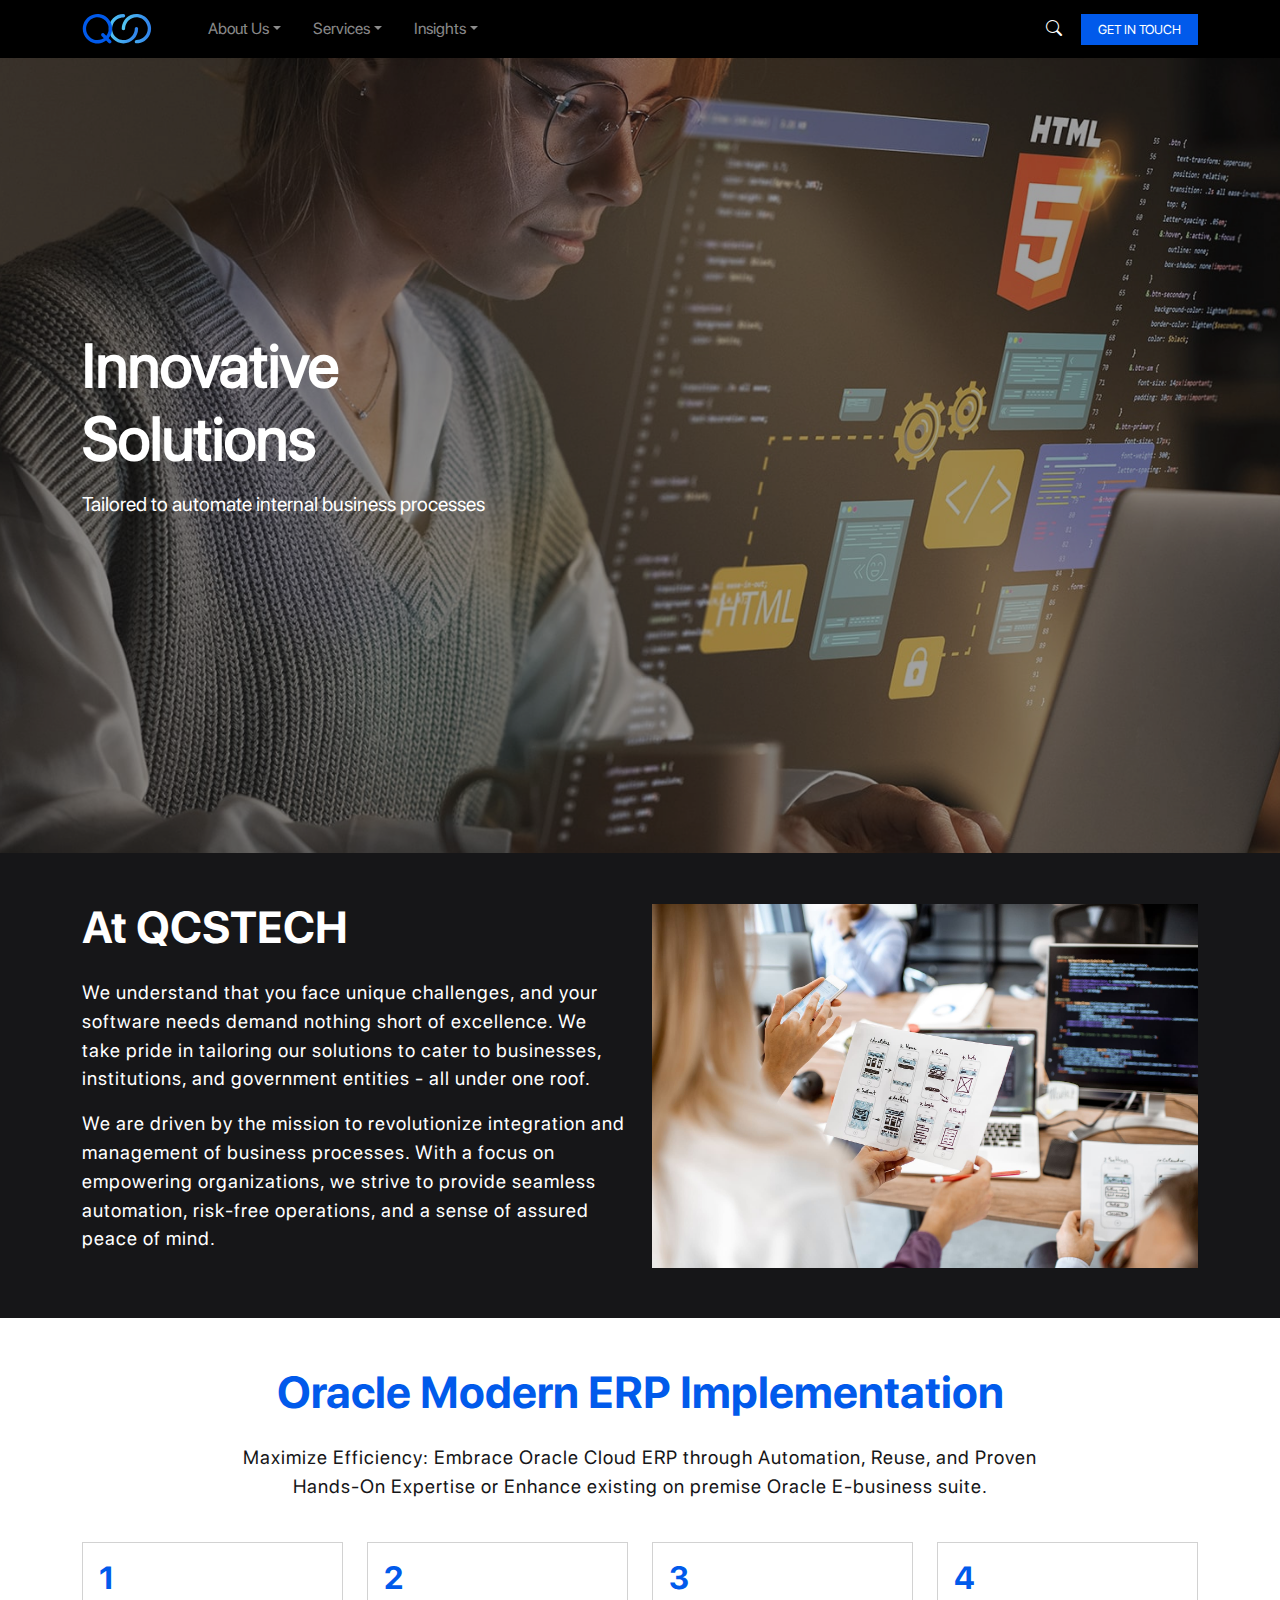
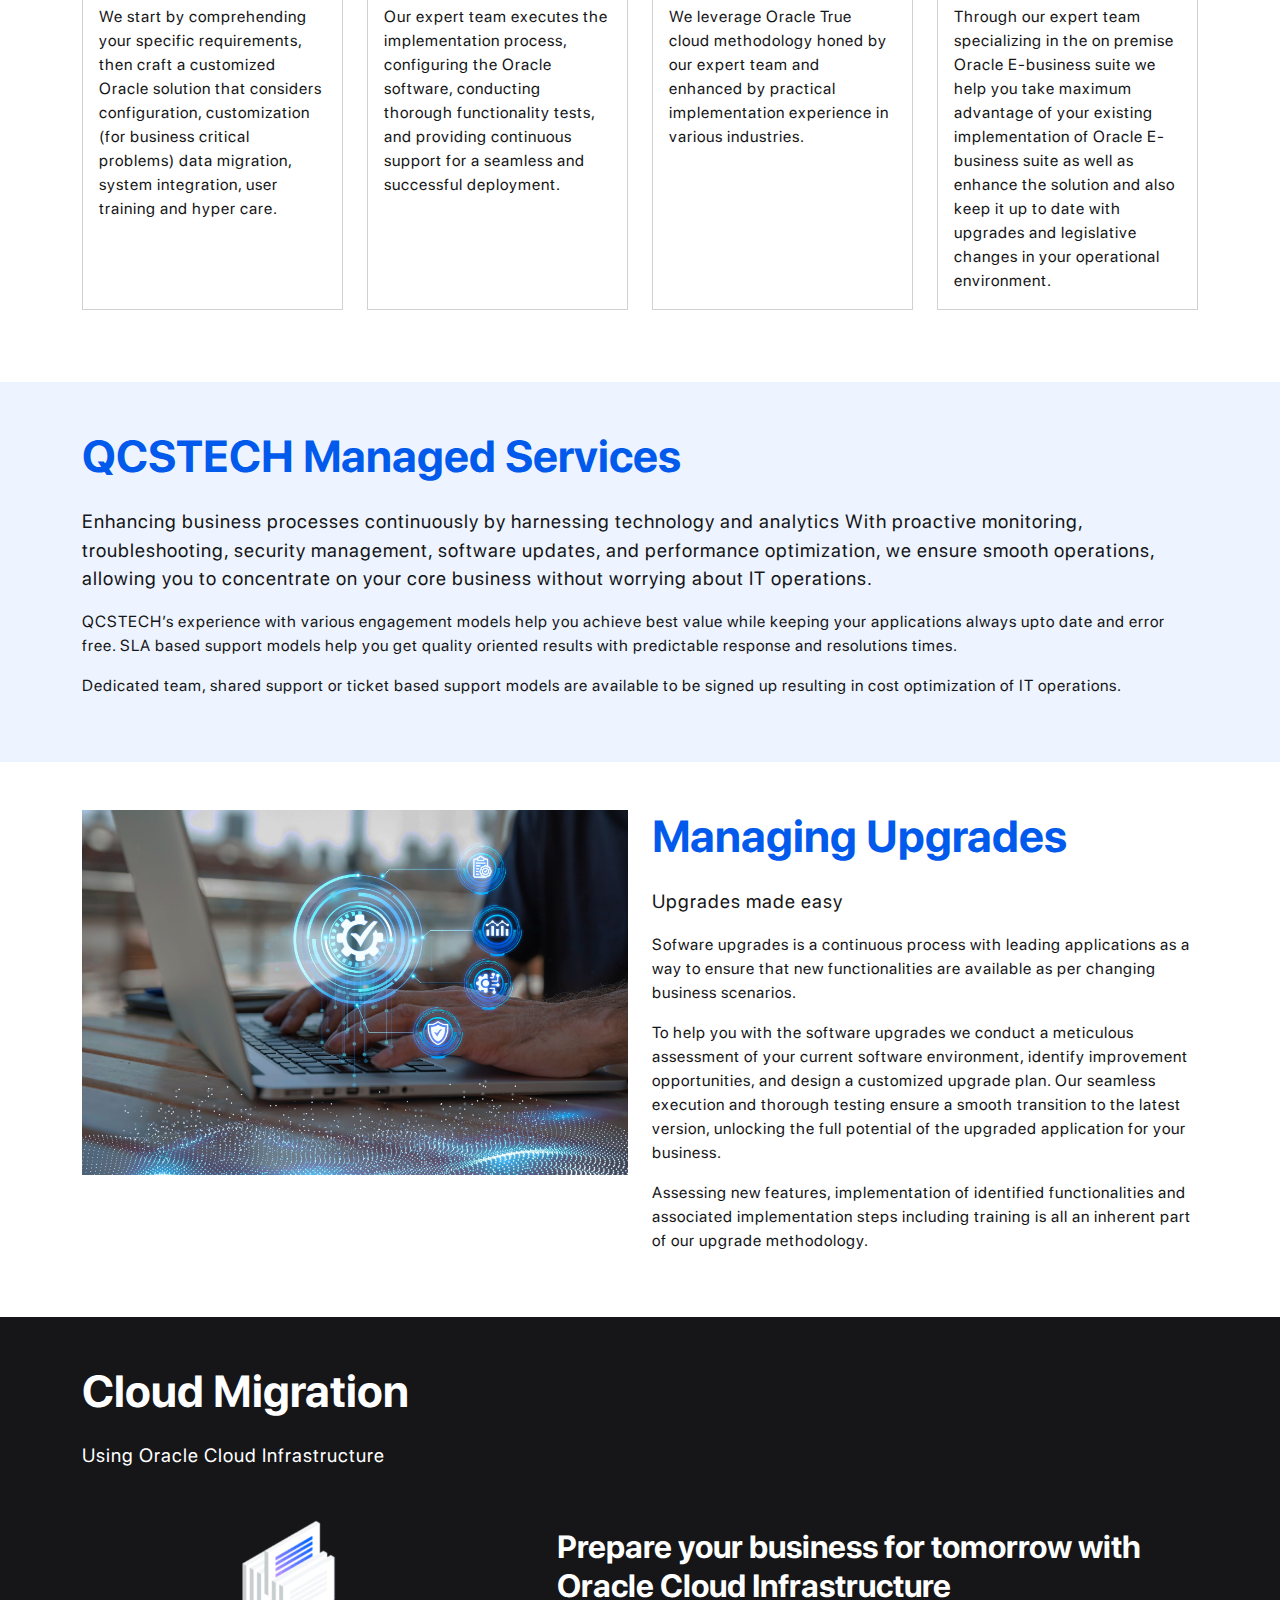
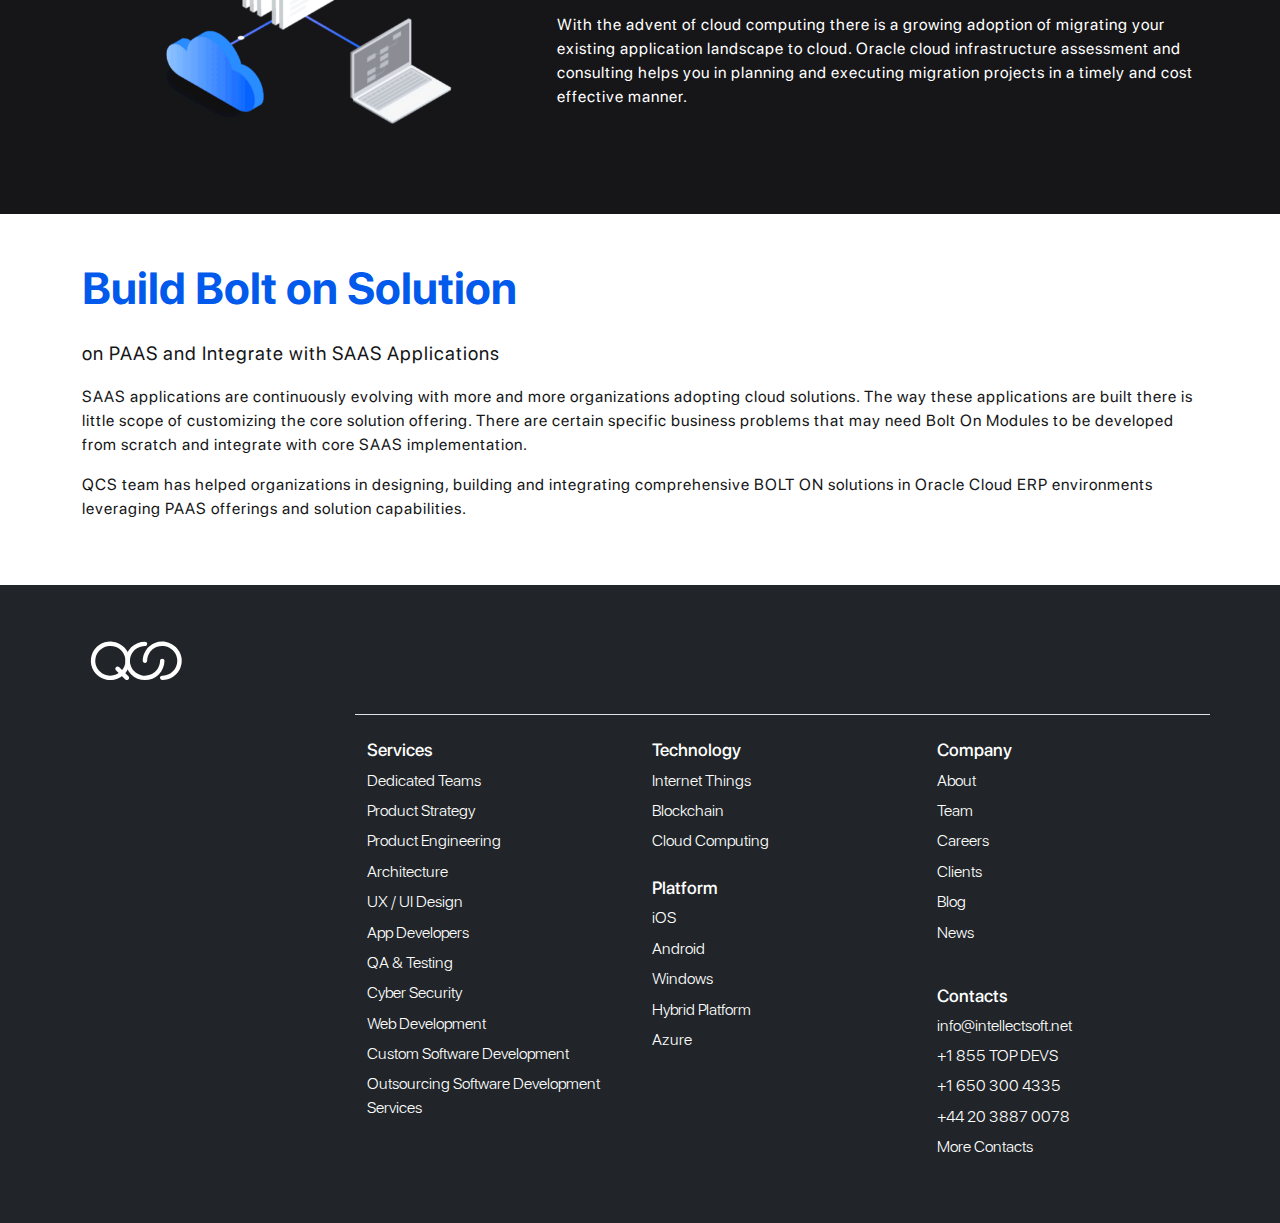
<file: services.html>
<!doctype html>
<html lang="en">

<head>
    <meta charset="utf-8">
    <meta name="viewport" content="width=device-width, initial-scale=1">
    <meta name="description" content="">
    <meta name="author" content="Mark Otto, Jacob Thornton, and Bootstrap contributors">
    <meta name="generator" content="Hugo 0.104.2">
    <title>QCS</title>

    <link href="css/bootstrap.min.css" rel="stylesheet">

    <!-- Icons -->
    <link rel="stylesheet" href="https://cdn.jsdelivr.net/npm/bootstrap-icons@1.10.4/font/bootstrap-icons.css">

    <!-- Custom styles -->
    <link href="css/style.css" rel="stylesheet">
    <link href="css/headers.css" rel="stylesheet">
    <link href="css/heroes.css" rel="stylesheet">
</head>

<body>

    <main class="case-study-main">
        <!-- Navbar -->
        <nav class="qcs-navbar navbar navbar-expand-md navbar-dark bg-dark fixed-top" aria-label="QCS Navbar">
            <div class="container">
                <a class="navbar-brand" href="index.html"><img src="assets/logo.svg" class="img-fluid logo" alt="QCS Logo" /></a>

                <div>
                    <div class="search-container d-md-none position-relative">
                        <form action="/search" method="get">
                            <label class="button searchbutton" for="searchrightDesktop"><i class="bi bi-search"></i></label>
                            <input class="search textBox" id="searchrightDesktop" type="search" name="search" placeholder="Search">
                        </form>
                    </div>

                    <button class="navbar-toggler" type="button" data-bs-toggle="collapse" data-bs-target="#mainNavbar" aria-controls="mainNavbar" aria-expanded="false" aria-label="Toggle navigation">
                      <span class="navbar-toggler-icon"></span>
                    </button>
                </div>

                <div class="collapse navbar-collapse" id="mainNavbar">
                    <ul class="navbar-nav me-auto mb-2 mb-lg-0 ms-md-4">
                        <li class="nav-item dropdown">
                            <a class="nav-link dropdown-toggle" href="#" data-bs-toggle="dropdown" aria-expanded="false">About Us</a>
                            <ul class="dropdown-menu">
                                <li><a class="dropdown-item" href="#">Why QCS</a></li>
                                <li><a class="dropdown-item" href="#">Careers</a></li>
                                <li><a class="dropdown-item" href="#">Management Team</a></li>
                                <li><a class="dropdown-item" href="#">Partners</a></li>
                                <li><a class="dropdown-item" href="#">Offices</a></li>
                                <li><a class="dropdown-item" href="#">Contact Us</a></li>
                            </ul>
                        </li>

                        <li class="nav-item dropdown">
                            <a class="nav-link dropdown-toggle" href="#" data-bs-toggle="dropdown" aria-expanded="false">Services</a>
                            <ul class="dropdown-menu">
                                <li><a class="dropdown-item" href="#">Package Application</a></li>
                                <li><a class="dropdown-item" href="#">Integration Solution</a></li>
                                <li><a class="dropdown-item" href="#">Development Solution</a></li>
                                <li><a class="dropdown-item" href="#">AMS Managed Service</a></li>
                            </ul>
                        </li>

                        <li class="nav-item dropdown">
                            <a class="nav-link dropdown-toggle" href="#" data-bs-toggle="dropdown" aria-expanded="false">Insights</a>
                            <ul class="dropdown-menu">
                                <li><a class="dropdown-item" href="#">Case studies</a></li>
                                <li><a class="dropdown-item" href="#">Blogs</a></li>
                                <li><a class="dropdown-item" href="#">Whitepapers/ Ebooks</a></li>
                            </ul>
                        </li>
                    </ul>

                    <div class="search-container d-none d-md-block position-relative">
                        <form action="/search" method="get">
                            <label class="button searchbutton" for="searchrightDesktop"><i class="bi bi-search"></i></label>
                            <input class="search textBox" id="searchrightDesktop" type="search" name="search" placeholder="Search">
                        </form>
                    </div>

                    <div class="ms-md-3 mt-3 mt-md-0">
                        <button type="button" class="btn btn-primary btn-header">Get in Touch</button>
                    </div>
                </div>
            </div>
        </nav>

        <!-- Banner image -->
        <div class="container-fluid">
            <div class="row">
                <div class="col-md-12 px-0">
                    <div class="case-study-banner">
                        <img src="assets/services-banner.jpg" alt="Services banner" class="img-fluid scale-2">

                        <div class="banner-title-content">
                            <div class="container">
                                <div class="row">
                                    <div class="col-md-6">
                                        <h2 class="display-5 text-white fw-bold lh-2 mb-3">
                                            Innovative <br/>
                                            Solutions
                                        </h2>
                                        <h5 class="text-white">
                                            Tailored to automate internal business processes
                                        </h5>
                                    </div>
                                </div>
                            </div>
                        </div>
                    </div>
                </div>
            </div>
        </div>

        
        <div class="container-fluid bg-black py-5">
            <div class="container">
                <div class="row flex-lg-row-reverse align-items-center">
                    <div class="col-lg-6 mb-4 mb-lg-0">
                        <img src="assets/services-01.jpg" class="img-fluid" alt="At QCS Tech image">
                    </div>

                    <div class="col-lg-6">
                        <h2 class="section-title white mb-md-4">At QCSTECH</h2>

                        <p class="sub-text text-white">We understand that you face unique challenges, and your software needs demand nothing short of excellence. We take pride in tailoring our solutions to cater to businesses, institutions, and government entities - all under one roof.</p>
                        
                        <p class="sub-text text-white">We are driven by the mission to revolutionize integration and management of business processes. With a focus on empowering organizations, we strive to provide seamless automation, risk-free operations, and a sense of assured peace of mind.</p>
                    </div>
                </div>
            </div>
        </div>

        <div class="container py-4 py-lg-5">
            <div class="row justify-content-center text-center mb-4">
                <div class="col-lg-10 col-xl-9">
                    <h2 class="section-title primary mb-md-4">Oracle Modern ERP Implementation</h2>
                    
                    <p class="sub-text">Maximize Efficiency: Embrace Oracle Cloud ERP through Automation, Reuse, and Proven Hands-On Expertise or Enhance existing on premise Oracle E-business suite.</p>
                </div>
            </div>

            <div class="row">
                <div class="col-md-6 col-xl-3 d-flex mb-4">
                    <div class="card testimonials radius-0">
                        <div class="card-body">
                            <h3 class="small-title primary">1</h3>
                            <p class="card-text">We start by comprehending your specific requirements, then craft a customized Oracle solution that considers configuration, customization (for business critical problems) data migration, system integration, user training and hyper care.</p>
                        </div>
                    </div>
                </div>
                
                <div class="col-md-6 col-xl-3 d-flex mb-4">
                    <div class="card testimonials radius-0">
                        <div class="card-body">
                            <h3 class="small-title primary">2</h3>
                            <p class="card-text">Our expert team executes the implementation process, configuring the Oracle software, conducting thorough functionality tests, and providing continuous support for a seamless and successful deployment.</p>
                        </div>
                    </div>
                </div>
                
                <div class="col-md-6 col-xl-3 d-flex mb-4">
                    <div class="card testimonials radius-0">
                        <div class="card-body">
                            <h3 class="small-title primary">3</h3>
                            <p class="card-text">We leverage Oracle True cloud methodology honed by our expert team and enhanced by practical implementation experience in various industries.</p>
                        </div>
                    </div>
                </div>
                
                <div class="col-md-6 col-xl-3 d-flex mb-4">
                    <div class="card testimonials radius-0">
                        <div class="card-body">
                            <h3 class="small-title primary">4</h3>
                            <p class="card-text">Through our expert team specializing in the on premise Oracle E-business suite we help you take maximum advantage of your existing implementation of Oracle E-business suite as well as enhance the solution and also keep it up to date with upgrades and legislative changes in your operational environment.</p>
                        </div>
                    </div>
                </div>
            </div>
        </div>

        <div class="container-fluid bg-silver py-4 py-lg-5">
            <div class="container">
                <div class="row">
                    <div class="col-md-12">
                        <h2 class="section-title primary mb-md-4">QCSTECH Managed Services</h2>
                        
                        <p class="sub-text">Enhancing business processes continuously by harnessing technology and analytics With proactive monitoring, troubleshooting, security management, software updates, and performance optimization, we ensure smooth operations, allowing you to concentrate on your core business without worrying about IT operations.</p>
                    
                        <p>QCSTECH’s experience with various engagement models help you achieve best value while keeping your applications always upto date and error free. SLA based support models help you get quality oriented results with predictable response and resolutions times.</p>

                        <p>Dedicated team, shared support or ticket based support models are available to be signed up resulting in cost optimization of IT operations.</p>
                    </div>
                </div>
            </div>
        </div>

        <div class="container-fluid py-4 py-lg-5">
            <div class="container">
                <div class="row">
                    <div class="col-md-12 text-center mb-4 d-xl-none">
                        <h2 class="section-title primary mb-md-4">Managing Upgrades</h2>
                        
                        <p class="sub-text">Upgrades made easy</p>
                    </div>

                    <div class="col-lg-6 mb-4 mb-lg-0">
                        <img src="assets/software-upgrades.jpg" class="img-fluid" alt="Software Upgrades">
                    </div>                

                    <div class="col-lg-6 text-left d-flex justify-content-center flex-column">
                        <div class="col-md-12 text-left d-none d-xl-block">
                            <h2 class="section-title primary mb-md-4">Managing Upgrades</h2>
                            
                            <p class="sub-text">Upgrades made easy</p>
                        </div>

                        <p>Sofware upgrades is a continuous process with leading applications as a way to ensure that new functionalities are available as per changing business scenarios.</p>

                        <p>To help you with the software upgrades we conduct a meticulous assessment of your current software environment, identify improvement opportunities, and design a customized upgrade plan. Our seamless execution and thorough testing ensure a smooth transition to the latest version, unlocking the full potential of the upgraded application for your business.</p>
                        
                        <p>Assessing new features, implementation of identified functionalities and associated implementation steps including training is all an inherent part of our upgrade methodology.</p>
                    </div>
                </div>
            </div>
        </div>
        
        
        <div class="container-fluid bg-black py-5">
            <div class="container">
                <div class="row">
                    <div class="col-lg-12 text-center text-md-start">
                        <h2 class="section-title white mb-md-4">Cloud Migration</h2>
                        <p class="sub-text text-white">Using Oracle Cloud Infrastructure</p>

                        <div class="row align-items-center">
                            <div class="col-md-5 text-center">
                                <img src="assets/Solution5.gif" alt="Cloud Rise" class="img-fluid">
                            </div>
                            <div class="col-md-7">
                                <h3 class="small-title white text-start">Prepare your business for tomorrow with Oracle Cloud Infrastructure</h3>
                                <p class="text-white text-start">With the advent of cloud computing there is a growing adoption of migrating your existing application landscape to cloud. Oracle cloud infrastructure  assessment and consulting helps you in planning and executing migration projects in a timely and cost effective manner.</p>
                            </div>
                        </div>
                    </div>
                </div>
            </div>
        </div>

        
        <div class="container py-5">
            <div class="row">
                <div class="col-lg-12">
                    <h2 class="section-title primary mb-md-4">Build Bolt on Solution</h2>
                    <p class="sub-text">on PAAS and Integrate with SAAS Applications</p>
                    
                    <p>SAAS applications are continuously evolving with more and more organizations adopting cloud solutions. The way these applications are built there is little scope of customizing the core solution offering. There are certain specific business problems that may need Bolt On Modules to be developed from scratch and integrate with core SAAS implementation.</p>

                    <p>QCS team has helped organizations in designing, building and integrating comprehensive BOLT ON solutions in Oracle Cloud ERP environments leveraging PAAS offerings and solution capabilities.</p>
                </div>
            </div>
        </div>
    

        

        <!-- Footer -->
        <footer class="footer py-5 bg-dark">
            <div class="container">
                <div class="row">
                    <div class="col-md-12">
                        <a href="index.html"><img src="assets/logo-white.svg" alt="Footer logo" class="img-fluid" /></a>
                    </div>
                    <div class="col-md-9 align-self-end border-top offset-md-3 mt-4">
                        <div class="row mt-4">
                            <div class="col-sm-6 col-md-4 mb-3 mb-md-0">
                                <h5>Services</h5>
                                <ul class="list-unstyled">
                                    <li><a href="#">Dedicated Teams</a></li>
                                    <li><a href="#">Product Strategy</a></li>
                                    <li><a href="#">Product Engineering</a></li>
                                    <li><a href="#">Architecture</a></li>
                                    <li><a href="#">UX / UI Design</a></li>
                                    <li><a href="#">App Developers</a></li>
                                    <li><a href="#">QA & Testing</a></li>
                                    <li><a href="#">Cyber Security</a></li>
                                    <li><a href="#">Web Development</a></li>
                                    <li><a href="#">Custom Software Development</a></li>
                                    <li><a href="#">Outsourcing Software Development Services</a></li>
                                </ul>
                            </div>

                            <div class="col-sm-6 col-md-4 mb-3 mb-md-0">
                                <h5>Technology</h5>
                                <ul class="list-unstyled">
                                    <li><a href="#">Internet Things</a></li>
                                    <li><a href="#">Blockchain</a></li>
                                    <li><a href="#">Cloud Computing</a></li>
                                </ul>

                                <h5 class="mt-3 mt-md-4">Platform</h5>
                                <ul class="list-unstyled">
                                    <li><a href="#">iOS</a></li>
                                    <li><a href="#">Android</a></li>
                                    <li><a href="#">Windows</a></li>
                                    <li><a href="#">Hybrid Platform</a></li>
                                    <li><a href="#">Azure</a></li>
                                </ul>
                            </div>

                            <div class="col-md-4 mb-3 mb-md-0">
                                <div class="row">
                                    <div class="col-sm-6 col-md-12">
                                        <h5>Company</h5>
                                        <ul class="list-unstyled">
                                            <li><a href="#">About</a></li>
                                            <li><a href="#">Team</a></li>
                                            <li><a href="#">Careers</a></li>
                                            <li><a href="#">Clients</a></li>
                                            <li><a href="#">Blog</a></li>
                                            <li><a href="#">News</a></li>
                                        </ul>
                                    </div>
                                    <div class="col-sm-6 col-md-12">
                                        <h5 class="mt-3 mt-md-4">Contacts</h5>
                                        <ul class="list-unstyled">
                                            <li><a href="mailto:info@intellectsoft.net">info@intellectsoft.net</a></li>
                                            <li><a href="#">+1 855 TOP DEVS</a></li>
                                            <li><a href="tel:+16503004335">+1 650 300 4335</a></li>
                                            <li><a href="tel:+442038870078">+44 20 3887 0078</a></li>
                                            <li><a href="#">More Contacts</a></li>
                                        </ul>
                                    </div>
                                </div>
                            </div>
                        </div>
                    </div>
                </div>
            </div>
        </footer>
    </main>


    <script src="js/bootstrap.bundle.min.js"></script>
    <script src="https://code.jquery.com/jquery-3.6.4.min.js" integrity="sha256-oP6HI9z1XaZNBrJURtCoUT5SUnxFr8s3BzRl+cbzUq8=" crossorigin="anonymous"></script>
    <script src="js/searchbar.js"></script>

    <script>
        $( window ).on( "load", function() {
            setTimeout(function() {
            $(".case-study-banner .img-fluid").removeClass("scale-2");}, 800);
        });
    </script>



</body>

</html>
</file>
<file: css/style.css>
@font-face {
    font-family: "sf-pro-display-light";
    src: url("../fonts/SFPRODISPLAYLIGHT.ttf");
}

@font-face {
    font-family: "sf-pro-display-regular";
    src: url("../fonts/SFPRODISPLAYREGULAR.OTF");
}

@font-face {
    font-family: "sf-pro-display-medium";
    src: url("../fonts/SFPRODISPLAYMEDIUM.OTF");
}

@font-face {
    font-family: "sf-pro-display-bold";
    src: url("../fonts/SFPRODISPLAYBOLD.OTF");
}


/* CSS Variables - Start */

:root {
    --font-light: "sf-pro-display-light";
    --font-regular: "sf-pro-display-regular";
    --font-medium: "sf-pro-display-medium";
    --font-bold: "sf-pro-display-bold";
    --white: #fff;
    --black: #000;
    --qcs-black: #161618;
    --qcs-light-gray: #262626;
    --qcs-dark-gray: #141616;
    --qcs-primary: #015AEB;
    --light-blue: #EDF4FF;
}


/* CSS Variables - Ends */


/* Common Classes - Starts */

body {
    font-family: "sf-pro-display-regular";
    color: var(--qcs-black);
    -webkit-font-smoothing: antialiased;
    -moz-osx-font-smoothing: grayscale;
}

.btn {
    border-radius: 0;
}

.btn {
    --bs-btn-padding-x: 12px;
    --bs-btn-padding-y: 10px;
    --bs-btn-font-family: ;
    --bs-btn-font-size: 1rem;
    --bs-btn-font-weight: 400;
    --bs-btn-line-height: 1.5;
    --bs-btn-color: #212529;
    --bs-btn-bg: transparent;
    --bs-btn-border-width: 1px;
    --bs-btn-border-color: transparent;
    --bs-btn-border-radius: 0;
    --bs-btn-hover-border-color: transparent;
    --bs-btn-box-shadow: inset 0 1px 0 rgba(255, 255, 255, 0.15), 0 1px 1px rgba(0, 0, 0, 0.075);
    --bs-btn-disabled-opacity: 0.65;
    --bs-btn-focus-box-shadow: 0 0 0 0.25rem rgba(var(--bs-btn-focus-shadow-rgb), .5);
    display: inline-block;
    padding: var(--bs-btn-padding-y) var(--bs-btn-padding-x);
    font-family: var(--bs-btn-font-family);
    font-size: var(--bs-btn-font-size);
    font-weight: var(--bs-btn-font-weight);
    line-height: var(--bs-btn-line-height);
    color: var(--bs-btn-color);
    text-align: center;
    text-decoration: none;
    vertical-align: middle;
    cursor: pointer;
    -webkit-user-select: none;
    -moz-user-select: none;
    user-select: none;
    border: var(--bs-btn-border-width) solid var(--bs-btn-border-color);
    border-radius: var(--bs-btn-border-radius);
    background-color: var(--bs-btn-bg);
    transition: color .15s ease-in-out, background-color .15s ease-in-out, border-color .15s ease-in-out, box-shadow .15s ease-in-out;
}

.btn-primary {
    --bs-btn-color: #fff;
    --bs-btn-bg: #015AEB;
    --bs-btn-border-color: #015AEB;
    --bs-btn-hover-color: #fff;
    --bs-btn-hover-bg: #0072C3;
    --bs-btn-hover-border-color: #0072C3;
    --bs-btn-focus-shadow-rgb: 49, 132, 253;
    --bs-btn-active-color: #fff;
    --bs-btn-active-bg: #002D9C;
    --bs-btn-active-border-color: #002D9C;
    --bs-btn-disabled-color: #fff;
    --bs-btn-disabled-bg: #C6C6C6;
    --bs-btn-disabled-border-color: #C6C6C6;
}

.btn-outline-primary {
    --bs-btn-color: #0d6efd;
    --bs-btn-border-color: #015AEB;
    --bs-btn-hover-color: #fff;
    --bs-btn-hover-bg: #0072C3;
    --bs-btn-hover-border-color: #0072C3;
    --bs-btn-focus-shadow-rgb: 49, 132, 253;
    --bs-btn-active-color: #fff;
    --bs-btn-active-bg: #002D9C;
    --bs-btn-active-border-color: #002D9C;
    --bs-btn-disabled-color: #fff;
    --bs-btn-disabled-bg: #C6C6C6;
    --bs-btn-disabled-border-color: #C6C6C6;
    --bs-gradient: none;
}

.text-light {
    font-family: "sf-pro-display-light";
}

.text-regular {
    font-family: "sf-pro-display-regular";
}

.text-medium {
    font-family: "sf-pro-display-medium";
}

.text-bold {
    font-family: "sf-pro-display-bold";
}

.text-primary {
    color: var(--qcs-primary) !important;
}

.bg-silver {
    background-color: var(--light-blue);
}

.bg-black {
    background-color: var(--qcs-black) !important;
}

.radius-0 {
    border-radius: 0;
}

.full-height {
    min-height: 100vh;
}


/* Common Classes - Ends */


/* Titles - Starts */

.section-title {
    font-size: 3.2rem;
    font-family: var(--font-bold);
}

.small-title {
    font-size: 2rem;
    font-family: var(--font-bold);
}

.sub-text {
    font-size: 1.2rem;
}

.section-title.white,
.small-title.white {
    color: var(--white);
}

.section-title.black,
.small-title.black {
    color: var(--black);
}

.section-title.primary,
.small-title.primary {
    color: var(--qcs-primary);
}


/* Titles - Ends */


/* Future of Work - Starts */

.img-content {
    position: absolute;
    right: 0;
    bottom: 0;
    background: var(--qcs-primary);
    padding: 0.75rem 3.5rem 0.75rem 1.5rem;
}

.img-content h5 {
    font-size: 1.5rem;
    font-family: var(--font-light);
}


/* Future of Work - Ends */


/* Partners - Starts */

.partners-logo img {
    width: auto;
    max-width: 120px;
    max-height: 120px;
    height: auto;
}


/* Partners - Ends */


/* Solution - Starts */

.solution .nav-tabs {
    border: 0;
}

.solution .nav-tabs .nav-item {
    width: 100%;
    margin: 3px 0;
}

.solution .nav-tabs .nav-item .nav-link {
    background-color: #202020;
    border-radius: 0;
    border: 0;
    color: var(--white);
    font-size: 0.8rem;
}

.solution .nav-tabs .nav-item .nav-link:hover,
.solution .nav-tabs .nav-item .nav-link.active {
    background: #4c4c4c;
}

.solution .tab-pane img {
    width: auto;
    max-width: 400px;
}


/* Solution - Ends */


/* Testimonials - Starts */

.testimonials .quote {
    color: #DDDFE1;
    font-size: 3rem;
}

.testimonials .card-footer {
    background: var(--white);
    border: 0;
}

.testimonials .card-footer img {
    max-width: 80px;
}


/* Testimonials - Ends */


/* Insights - Starts */

.insights {
    background: url("../assets/insights-moving-elements.gif");
    background-color: var(--black);
    background-position: center;
    background-repeat: no-repeat;
    background-size: cover;
    position: relative;
}

.insight-bg {
    position: absolute;
    width: 100%;
    height: 100%;
    top: 0;
    left: 0;
    background: url("../assets/insights-bg.png");
    background-position: center;
    background-repeat: no-repeat;
    background-size: cover;
}

.insights .nav-tabs {
    border: 0;
    margin-bottom: 1rem;
    display: flex;
    justify-content: space-between;
}

.insights .nav-tabs .nav-item .nav-link {
    border-radius: 0;
    padding-left: 0;
    padding-right: 0;
    border: 0;
    font-size: 1.2rem;
    background-color: transparent;
    border-bottom: 2px solid transparent;
    color: var(--white);
}

.insights .nav-tabs .nav-item .nav-link:hover,
.insights .nav-tabs .nav-item .nav-link.active {
    border-color: var(--qcs-primary);
}


/* Insights - Ends */


/* Career - Starts */

.career {
    background: url("../assets/career-bg.png");
    background-position: bottom center;
    background-repeat: no-repeat;
    background-size: cover;
    height: 100vh;
    min-height: 800px;
}


/* Career - Ends */


/* CTA - Starts */

.cta {
    background: url("../assets/cta-bg.png");
    background-position: bottom center;
    background-repeat: no-repeat;
    background-size: cover;
}


/* CTA - Ends */


/* Footer - Starts */

.footer.bg-dark {
    background: var(--qcs-light-gray);
}

.footer img {
    max-width: 100px;
}

.footer h5 {
    font-family: var(--font-medium);
    color: var(--white);
    font-size: 1.1rem;
}

.footer ul li {
    margin-bottom: 0.4rem;
}

.footer ul li a {
    color: var(--white);
    text-decoration: none;
    font-family: var(--font-light);
}

.footer ul li a:hover {
    color: var(--qcs-primary);
}


/* Footer - Ends */


/* Background Image for sub pages - Starts */

.sub-bg {
    background-color: var(--black);
    background-size: cover;
    background-position: center;
}

.bg-1 {
    background-image: url("../assets/subpage-bg1.png");
}

.bg-2 {
    background-image: url("../assets/subpage-bg2.png");
}

.bg-3 {
    background-image: url("../assets/subpage-bg3.png");
}

.bg-4 {
    background-image: url("../assets/subpage-bg4.png");
}

.bg-5 {
    background-image: url("../assets/subpage-bg5.png");
}

.bg-6 {
    background-image: url("../assets/subpage-bg6.png");
}

.bg-7 {
    background-image: url("../assets/subpage-bg7.png");
}


/* Background Image for sub pages - Ends */


/* Case Studies Page - Starts */
.case-study-main p{
    letter-spacing: 1px;
}
.case-study-banner{
    width: 100%;
    max-height: 95vh;
    min-height: 80vh;
    position: relative;
    overflow: hidden;
    display: flex;
    align-items: center;
    justify-content: center;
    background-color: var(--qcs-black);
}
.case-study-banner img{
    transition: 4.5s;
    opacity: 0.6;
}
.case-study-banner img.scale-2{
    transform: scale(1.3);
}

.banner-title-content{
    position: absolute;
    width: 100%;
    left: 0;
    top: 50%;
    transform: translateY(-50%);
}

.share-article-btn{
    position: absolute;
    left: 16%;
    bottom: 0;
    border: none;
    width: 70px;
    height: 70px;
    display: flex;
    align-items: center;
    justify-content: center;
    font-size: 1.2rem;
    background: var(--qcs-primary);
    color: var(--white);
    transition: 0.5s;
    border: 1px solid transparent;
    border-bottom: 0;
}

.share-article-btn::before{
    content: '';
    position: absolute;
    left: calc(50% - 7px);
    bottom: -20px;
    width: 14px;
    height: 14px;
    background: var(--white);
    z-index: 999;
    transform: rotate(45deg);
    transition: 0.5s;
}

.share-article-btn.active::before{
    bottom: -7px;
}
.share-article-btn.active{
    border-color: var(--white);
    border-top-left-radius: 0.5rem;
    border-top-right-radius: 0.5rem;
}

.share-links{
    padding-top: 2rem;
    padding-bottom: 2rem;
    transition: 0.5s;
}
.share-links.hidden{
    position: relative;
    height: 0;
    padding: 0;
    z-index: -999;
}
.share-links a{
    color: var(--qcs-light-gray);
    font-size: 1rem;
    text-decoration: none;
    display: flex;
    align-items: center;
    transition: 0.5s;
}
.share-links a i{
    font-size: 1.5rem;
    padding-right: 0.5rem;
    color: var(--qcs-primary);
    transition: 0.5s;
}
.share-links a:hover{
    color: var(--qcs-primary);
}
.share-links a:hover i{
    padding-right: 1rem;
}
.highlight-left-primary{
    position: relative;
}
.highlight-left-primary::before{
    position: absolute;
    content: '';
    left: 1rem;
    top: -0.5rem;
    width: 4px;
    height: 100%;
    background-color: var(--qcs-primary);
}

.case-study-topics,
.connected-systems-topics{
    position: sticky;
    top: 60px;
    z-index: 99;
    background-color: var(--light-blue) !important;
    border-radius: 0.5rem;
    width: calc(100% - 1rem);
    margin-left: 0.5rem;
    margin-bottom: 2.5rem
}

.connected-systems-topics{
    top: 80px;
    width: 100%;
    margin-left: 0;
}

.case-study-topics .nav-pills .nav-link,
.connected-systems-topics .nav-pills .nav-link{
    color: var(--qcs-light-gray);
    border-bottom: 2px solid transparent;
    border-radius: 0;
}
.case-study-topics .nav-pills .nav-link.active,
.case-study-topics .nav-pills .show>.nav-link,
.connected-systems-topics .nav-pills .nav-link.active,
.connected-systems-topics .nav-pills .show>.nav-link{
    background-color: transparent;
    color: var(--qcs-primary);
    border-bottom-color: var(--qcs-primary);
}

.article-link{
    width: 100%;
    display: inline-block;
    text-decoration: none;
    font-size: 1.5rem;
    color: var(--qcs-primary);
    padding: 0.8rem 1rem;
    margin-bottom: 1rem;
    border-bottom: 1px solid var(--light-blue);
}

.case-study-content h4{
    color: var(--qcs-primary);
    margin-bottom: 1rem;
}

.case-study-content p{
    letter-spacing: 1px;
}

.case-study-content p i{
    font-weight: bold;
}

.offset-minus{
    margin-bottom: -60px;
    position: relative;
    z-index: 999;
    background: var(--white);
}
/* Case Studies Page - Ends */


/* Connected Systems - Starts */
.social-share-icon{
    margin-right: 1.5rem;
}

.social-share-icon a img{
    transition: 0.5s;
    width: 36px;
}

.social-share-icon-top{
    background-color: var(--light-blue);
    border-bottom-left-radius: 1rem;
    border-bottom-right-radius: 1rem;
    width: auto;
    display: inline-block;
    z-index: -999;
    position: absolute;
    /* transition: 1s; */
    top: 0;
    left: -2000px;
}
.social-share-icon-top.fixed{
    top: 57px;
    left: 1rem;
    z-index: 999;
    position: fixed;
    transition: 0.5s;
}


/* Connected Systems - Ends */


/* Responsive media queries - Starts */

@media screen and (max-width:1400px) {
    .section-title {
        font-size: 2.8rem;
    }
}

@media screen and (max-width:1024px) {
    .section-title {
        font-size: 2.3rem;
    }
    .small-title {
        font-size: 1.8rem;
    }
    .sub-text {
        font-size: 1.1rem;
    }
}

@media screen and (max-width:850px) {
    .case-study-banner img{
        max-width: none;
        height: 100vh;
        width: auto;
    }
}

@media screen and (min-width:480px) and (max-width:767px) {
    .solution .nav-tabs .nav-item {
        width: 50%;
        padding: 0 3px;
        box-sizing: border-box;
    }
}

@media screen and (min-width:768px) and (max-width:991px) {
    .solution .nav-tabs .nav-item {
        width: 33.33%;
        padding: 0 3px;
        box-sizing: border-box;
    }
}

@media screen and (max-width:767px) {
    .career {
        min-height: 550px;
    }
    .section-title {
        font-size: 2rem;
    }
    .small-title {
        font-size: 1.5rem;
    }
    .sub-text {
        font-size: 1rem;
    }
    .share-article-btn{
        left: 5%;
    }
    .highlight-left-primary::before{
        left: 0.5rem;
    }
}

@media screen and (max-width:575px) {
    
}

/* Responsive media queries - Ends */
</file>
<file: css/headers.css>
/* Search bar - Starts */

.search-container {
    display: inline-block;
    width: auto;
}

.searchbutton {
    color: var(--white);
    cursor: pointer;
}

.search {
    background: transparent;
    color: var(--white);
    border-radius: 0;
    border: 0;
    outline: 0;
    border-bottom: 1px solid var(--white);
    padding: 0;
    width: 0;
    transition: 0.4s;
    position: relative;
}

.expandright {
    width: 250px;
    margin-left: 0.5rem;
}

input.search::-webkit-search-cancel-button {
    -webkit-appearance: none;
}

.clearBtn {
    position: absolute;
    width: 1rem;
    height: 1rem;
    line-height: 1rem;
    text-align: center;
    opacity: 0;
    color: var(--white);
    cursor: pointer;
    font-size: 1.5rem;
}

.show {
    opacity: 1;
    right: 0;
    top: 0.1rem;
}


/* Search bar - Ends */

.logo {
    max-width: 70px;
}

.navbar-nav .nav-link,
.navbar-expand-md .navbar-nav .nav-link {
    padding-left: 1rem;
    padding-right: 1rem;
}

.qcs-navbar.bg-dark {
    background-color: var(--black) !important;
}

.btn-header {
    padding: 0.3rem 1rem;
    text-transform: uppercase;
    font-size: 0.8rem;
}

@media screen and (min-width:768px) {
    .navbar-nav .nav-item .dropdown-menu {
        width: 400px;
        border-radius: 0;
        padding: 1rem;
        margin-top: 0.5rem;
    }
}

@media screen and (min-width:1024px) {
    .navbar-nav .nav-item .dropdown-menu {
        width: 500px;
        border-radius: 0;
        padding: 1rem;
        margin-top: 0.5rem;
    }
}

@media screen and (max-width:767px) {
    .expandright {
        width: 150px;
    }
}
</file>
<file: css/heroes.css>
#HeroCarouselFade.carousel {
    background: url("../assets/banner-bg.gif");
    background-position: bottom center;
    background-repeat: no-repeat;
    background-size: cover;
    min-height: 100vh;
    display: flex;
    align-items: center;
}

.banner-image {
    position: relative;
}

.banner-outline {
    position: absolute;
    top: 0;
    left: 0;
    right: 0;
}

.carousel .carousel-item h2 {
    color: white;
    letter-spacing: 3px;
}

.carousel-control-next,
.carousel-control-prev {
    width: auto;
}

#HeroCarouselFade .carousel-indicators [data-bs-target],
#FutureOfWorkCarousel .carousel-indicators [data-bs-target] {
    width: 8px;
    height: 8px;
    background: transparent;
    border: 1px solid var(--white);
    box-sizing: border-box;
    opacity: 1;
    margin: 0 0.5rem;
}

#HeroCarouselFade .carousel-indicators button.active {
    background-color: var(--white);
}

#FutureOfWorkCarousel .carousel-indicators [data-bs-target] {
    border-color: var(--qcs-primary);
}

#FutureOfWorkCarousel .carousel-indicators button.active {
    background-color: var(--qcs-primary);
}

.display-5 {
    font-size: calc(1.425rem + 2.4vw);
    font-weight: 300;
    line-height: 1.2
}

.carousel-item {
    transition: transform 1s ease-in-out;
}

.carousel-fade .active.carousel-item-start,
.carousel-fade .active.carousel-item-end {
    transition: opacity 0.4s 0.4s;
}

@media (min-width:1024px) {
    .display-5 {
        font-size: 3.5rem
    }
}

@media (min-width:1200px) {
    .display-5 {
        font-size: 3.8rem
    }
}

@media screen and (min-width:1367px) {
    .display-5 {
        font-size: 4.5rem;
    }
}
</file>
